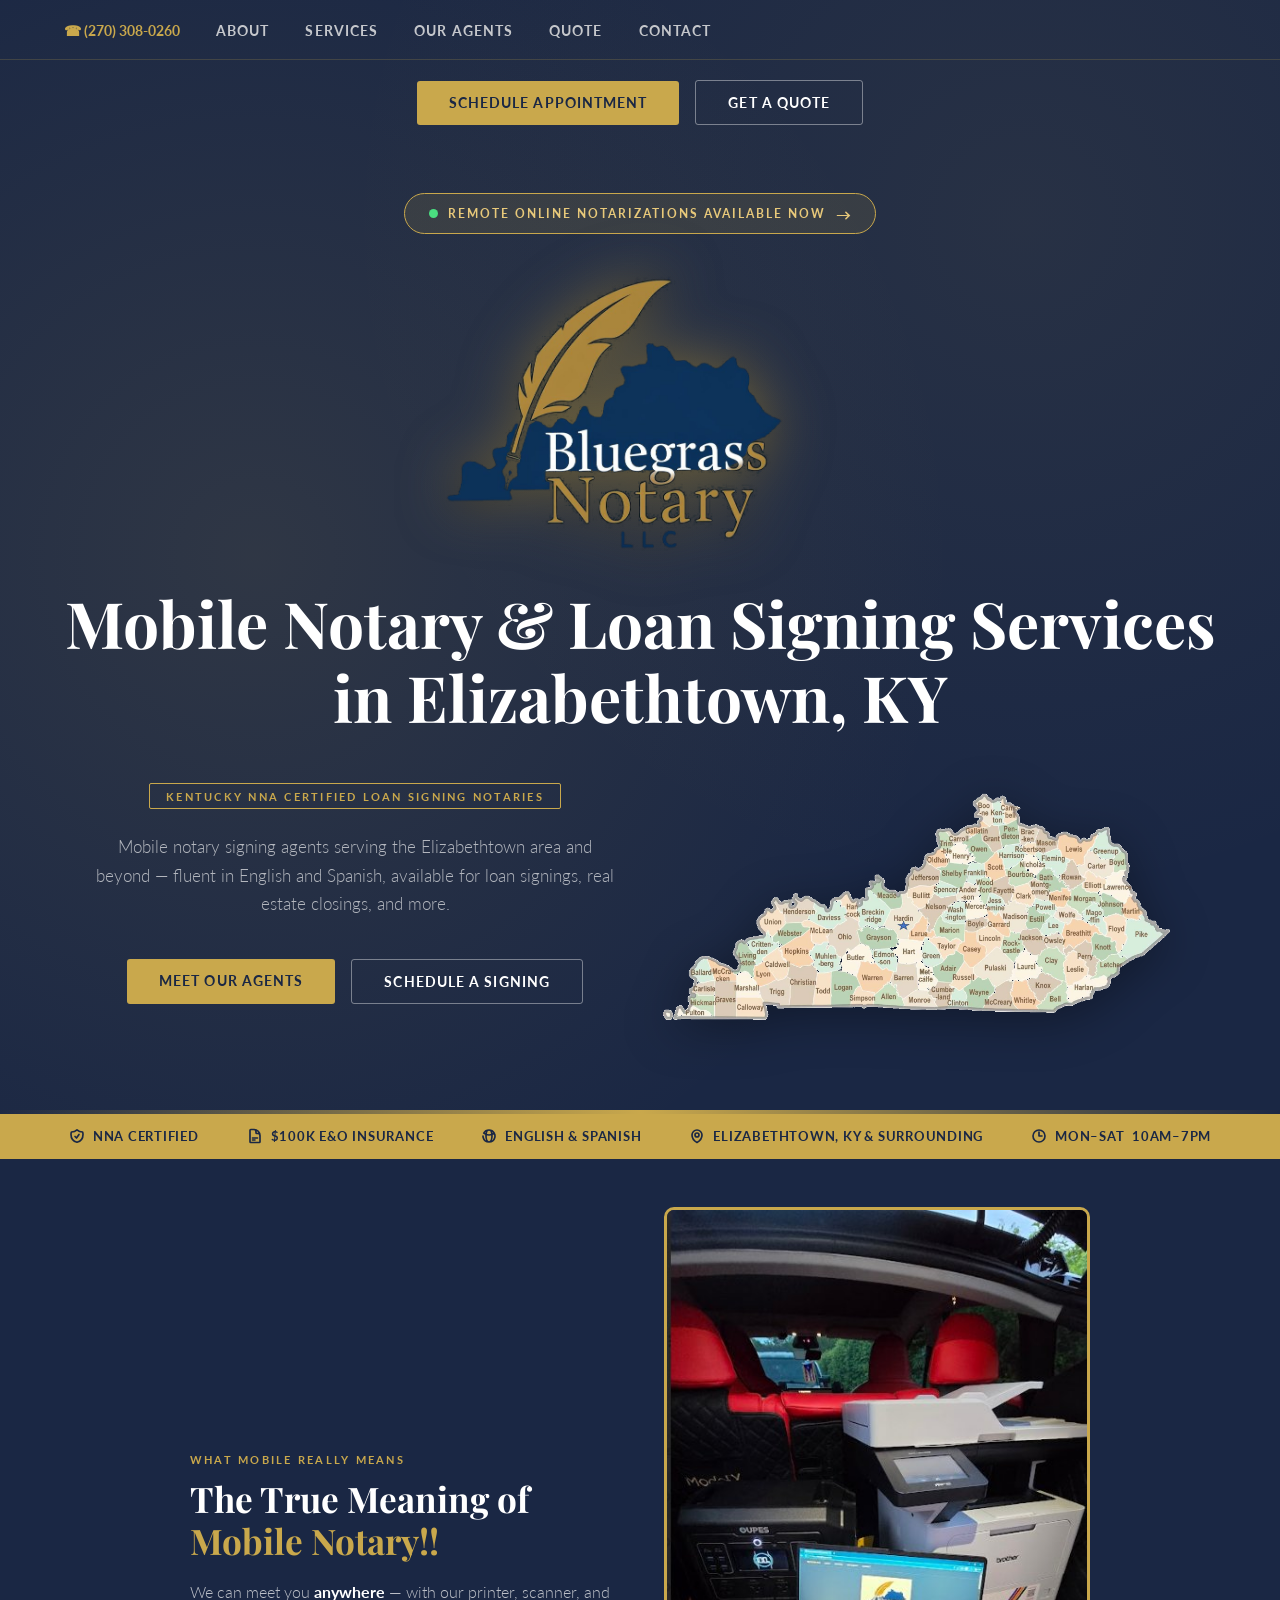
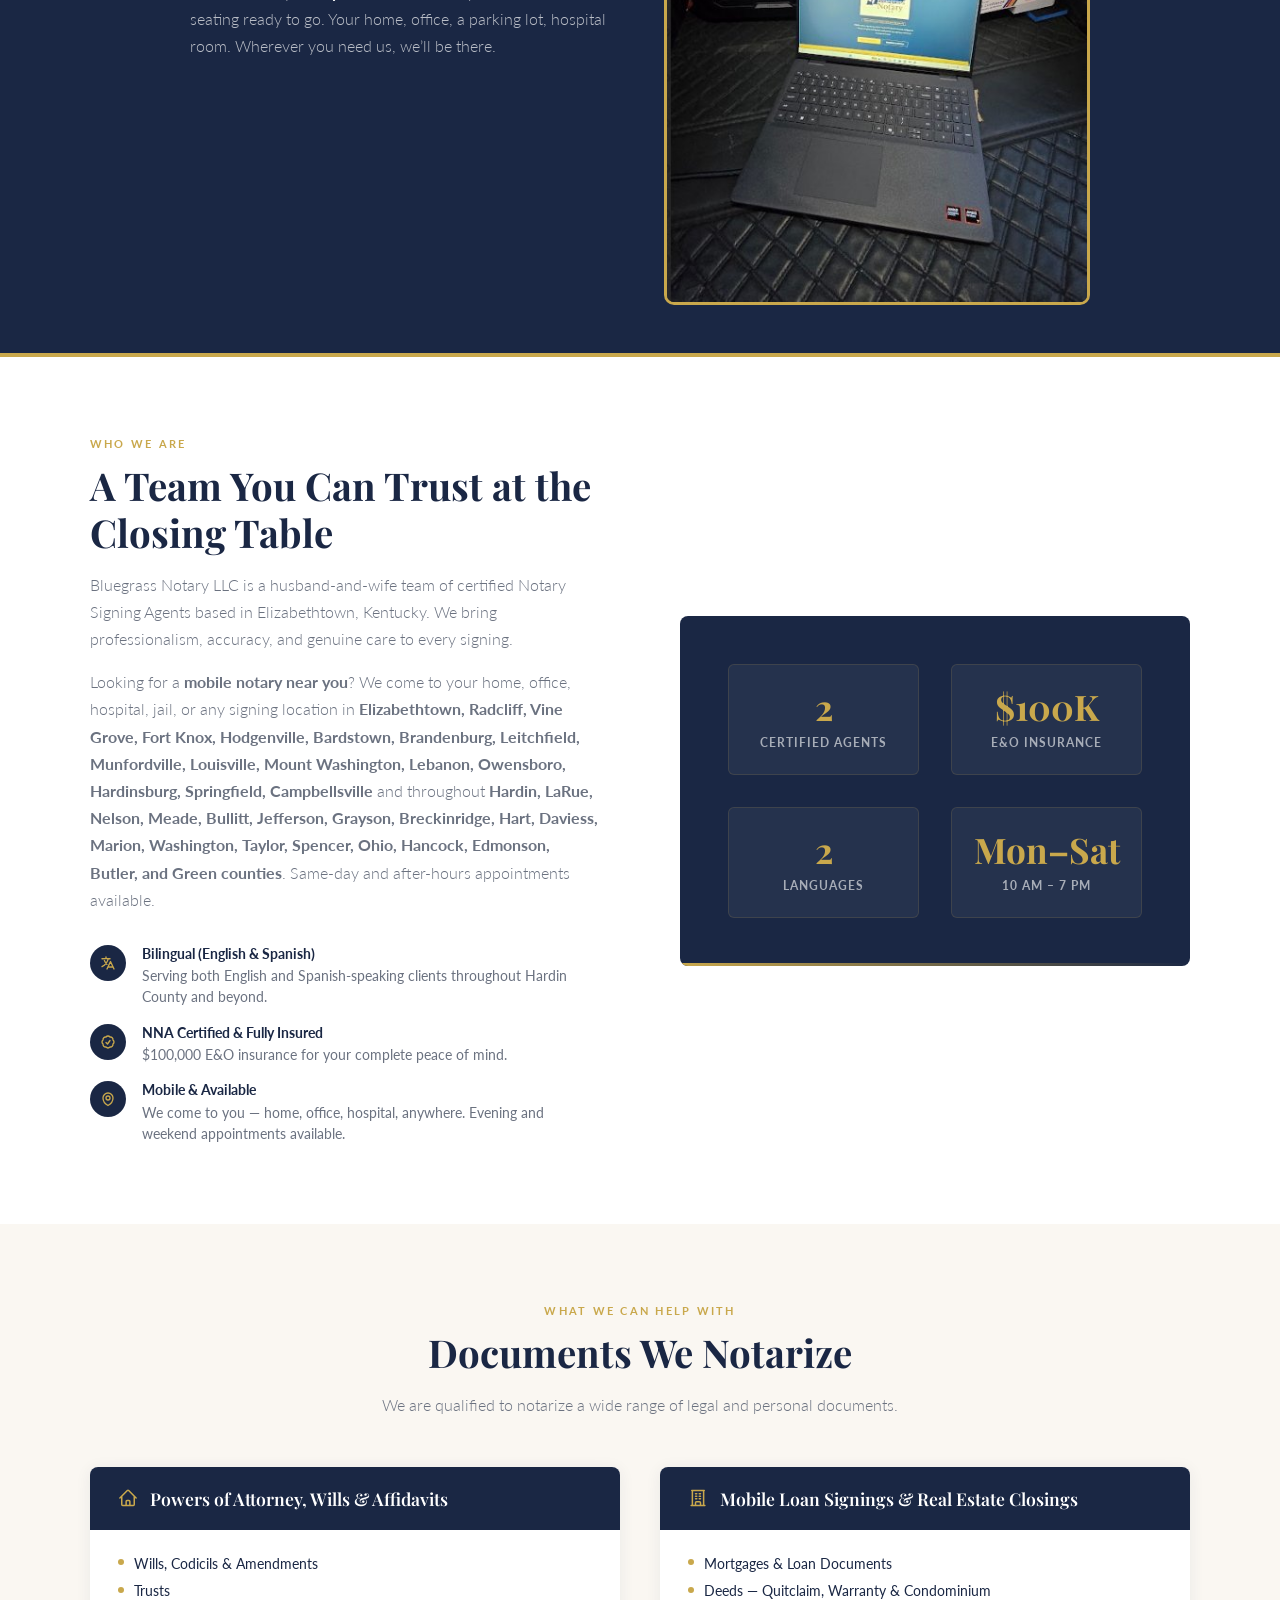
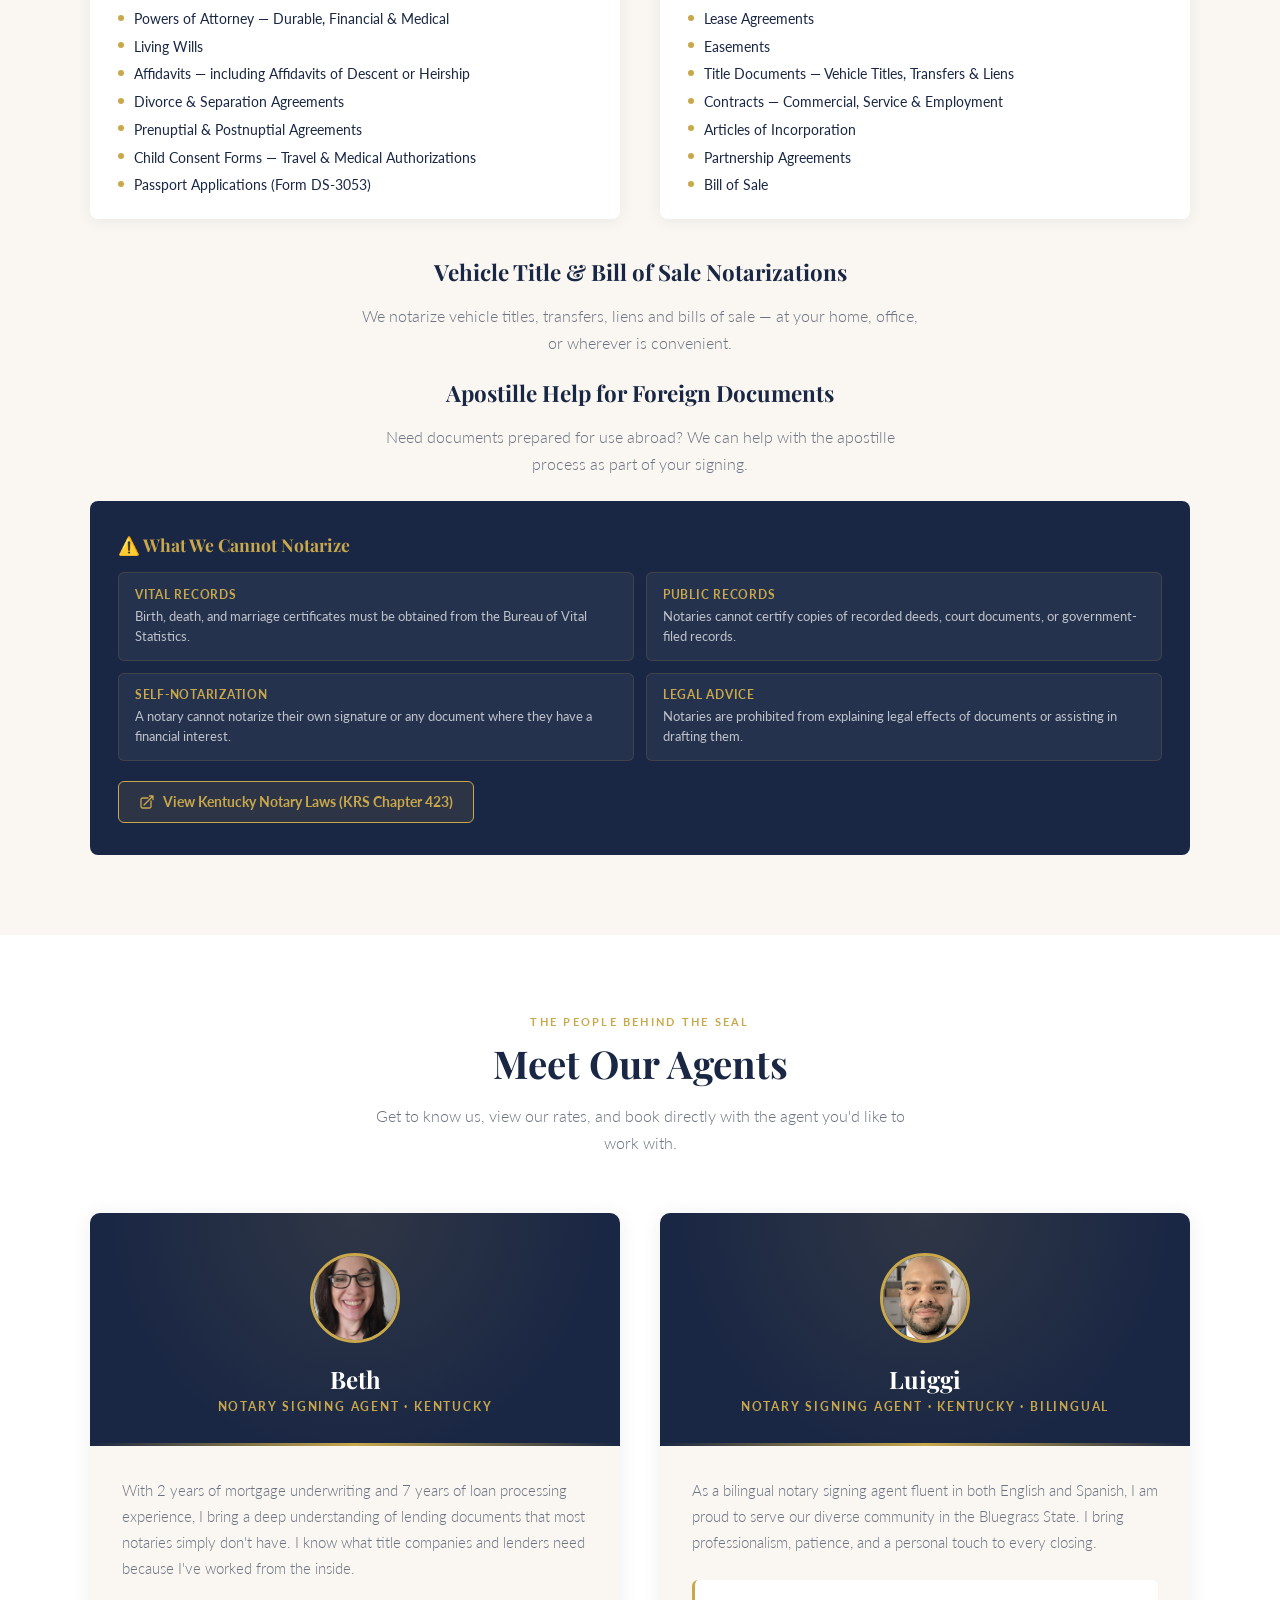
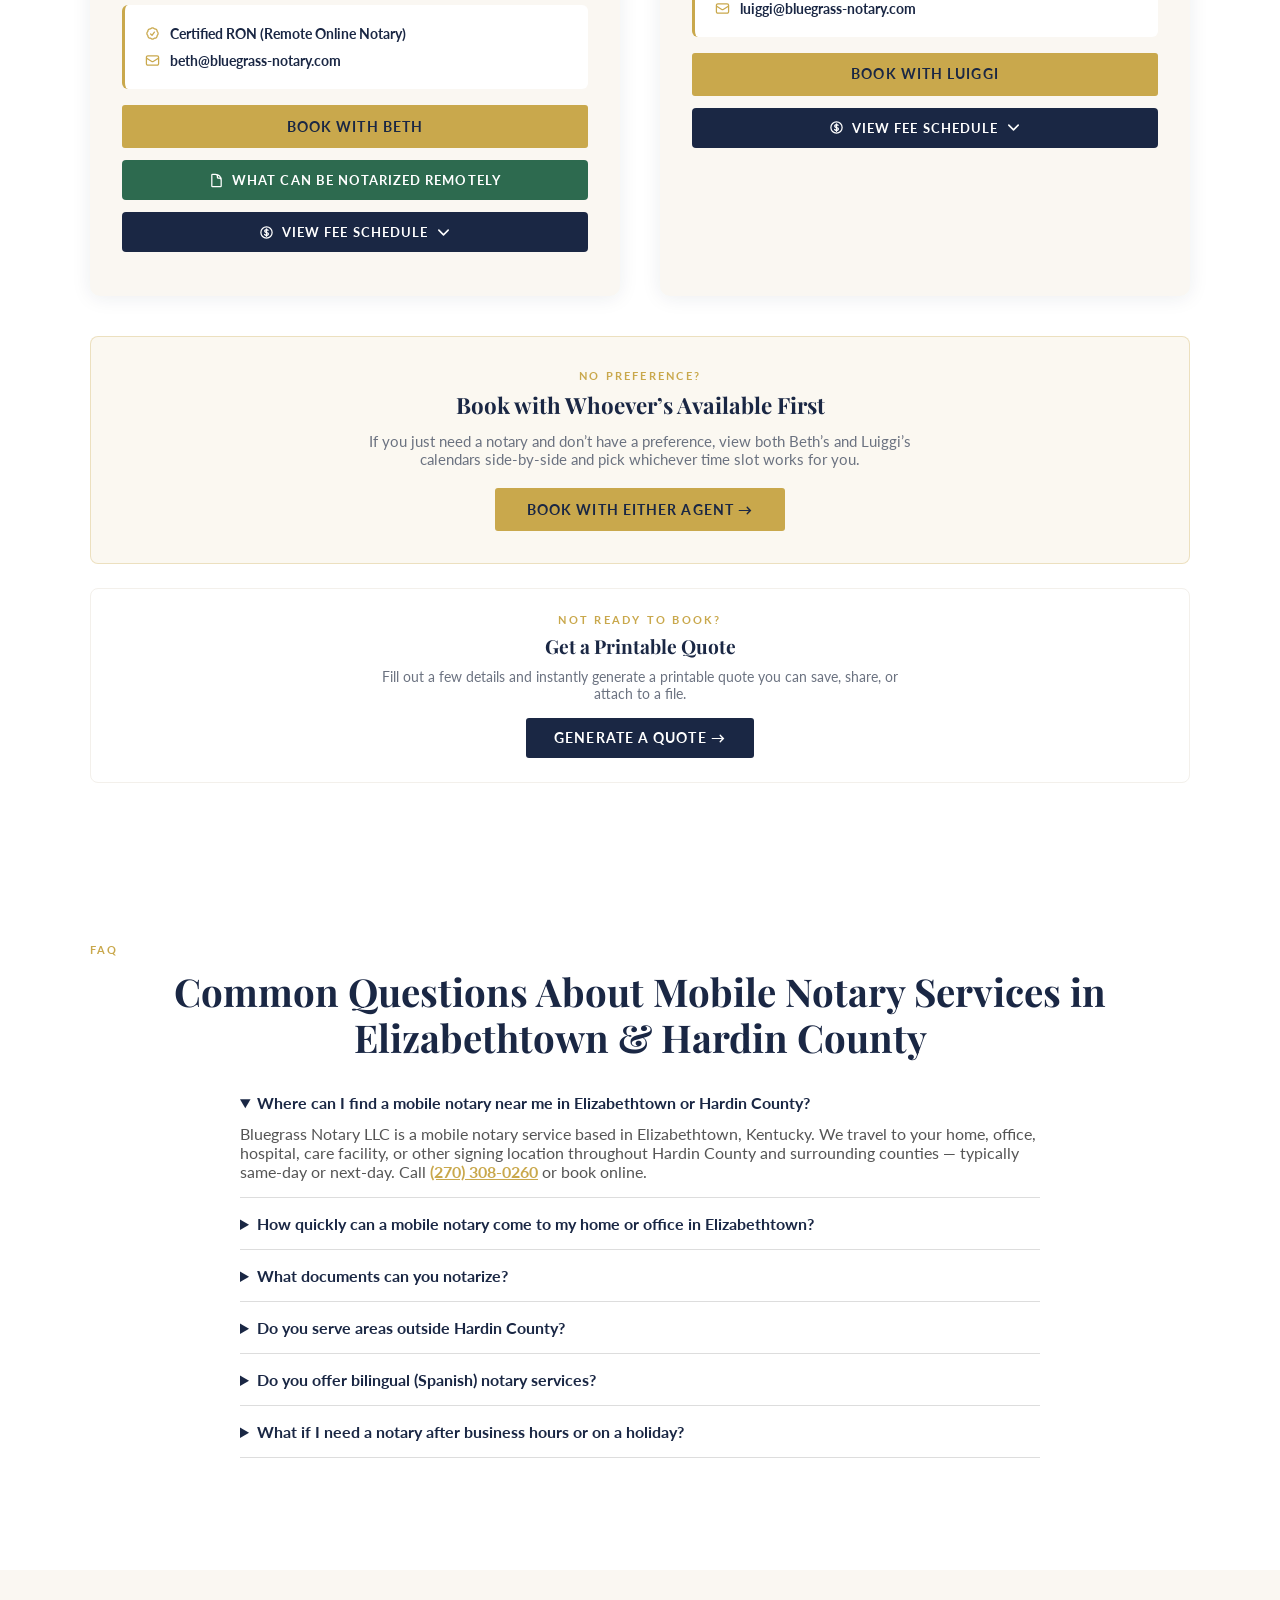
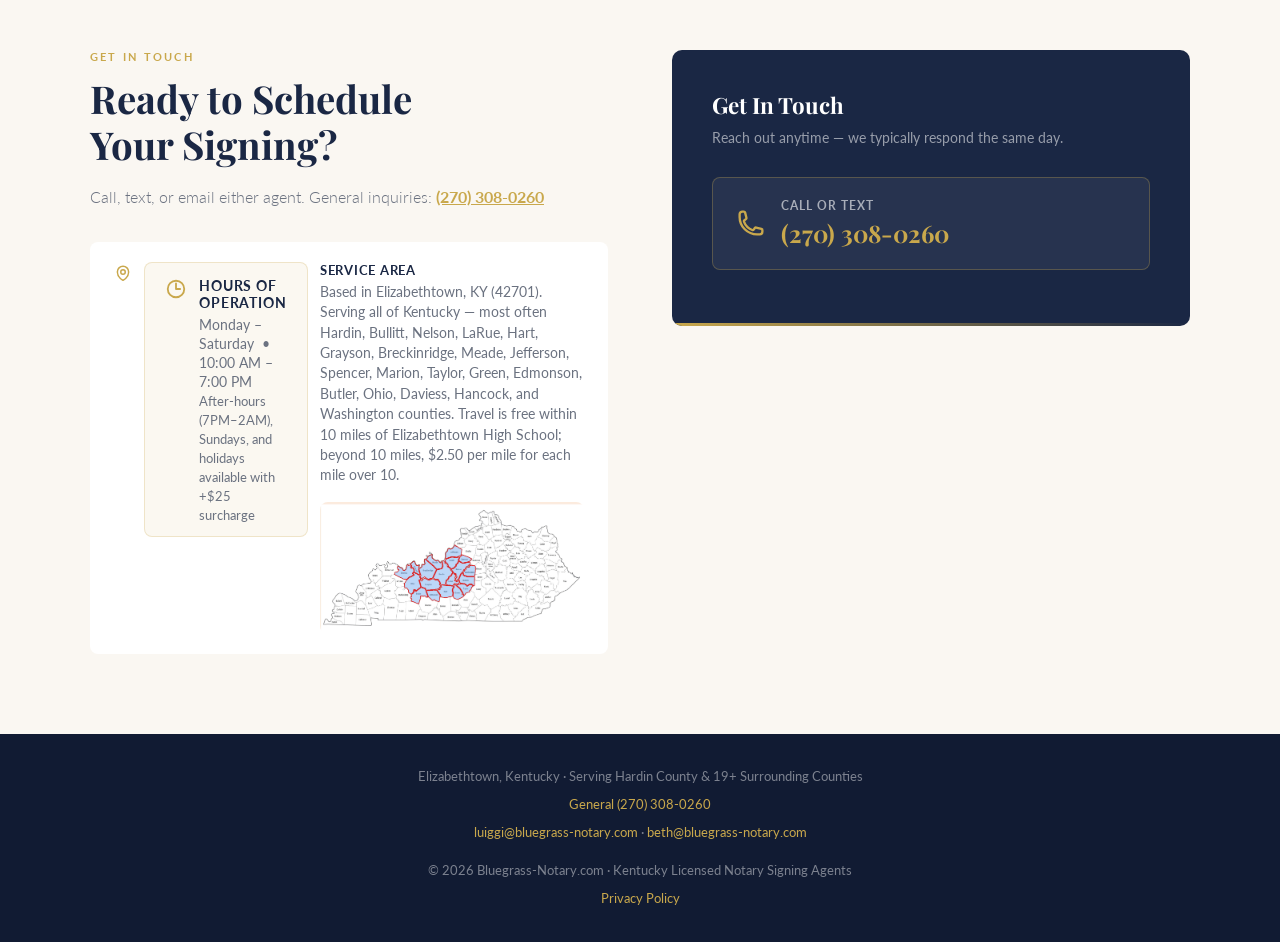
<file: index.html>
<!DOCTYPE html>
<html lang="en">
<head>
    <meta name="google-site-verification" content="XeEhsdatoTY98LY-QlXyszICO2iUq7lArSpRQFUQhY8" />
<meta charset="UTF-8"/>
<meta name="viewport" content="width=device-width, initial-scale=1.0"/>
<title>Mobile Notary &amp; Loan Signing Agent | Elizabethtown KY | Bluegrass Notary LLC</title>
<meta name="description" content="Mobile notary &amp; loan signing agent in Elizabethtown, Fort Knox &amp; Hardin County, KY. Car titles, POA, wills, apostille help. Bilingual, NNA certified, same-day."/>
<meta name="robots" content="index, follow"/>
<meta property="og:title" content="Bluegrass Notary LLC | Kentucky Mobile Notary - Hardin and Surrounding Counties"/>
<meta property="og:description" content="Mobile notary &amp; loan signing agent in Elizabethtown, Fort Knox &amp; Hardin County, KY. Car titles, POA, wills, apostille help. Bilingual, NNA certified, same-day."/>
<meta property="og:site_name" content="Bluegrass Notary LLC"/>
<meta property="og:type" content="website"/>
<meta property="og:url" content="https://bluegrass-notary.com"/>
<meta name="twitter:title" content="Bluegrass Notary LLC | Kentucky Mobile Notary - Hardin and Surrounding Counties"/>
<meta name="twitter:description" content="Mobile notary &amp; loan signing agent in Elizabethtown, Fort Knox &amp; Hardin County, KY. Car titles, POA, wills, apostille help. Bilingual, NNA certified, same-day."/>
<link rel="canonical" href="https://bluegrass-notary.com"/>
<link href="https://fonts.googleapis.com/css2?family=Playfair+Display:wght@400;600;700&family=Lato:wght@300;400;700&display=swap" rel="stylesheet"/>
<link rel="stylesheet" href="styles.css"/>
<script type="application/ld+json">
{
  "@context": "https://schema.org",
  "@type": ["LocalBusiness","NotaryPublic","ProfessionalService","LegalService"],
  "@id": "https://bluegrass-notary.com#business",
  "name": "Bluegrass Notary LLC",
  "alternateName": ["Bluegrass Mobile Notary","Mobile Notary Elizabethtown KY"],
  "url": "https://bluegrass-notary.com",
  "telephone": "+1-270-308-0260",
  "email": "beth@bluegrass-notary.com",
  "description": "Certified mobile notary signing agents serving Elizabethtown, Hardin County, and surrounding Kentucky areas. Bilingual English & Spanish. NNA certified, $100K E&O insured. We travel to your home, office, hospital, or signing location — same-day appointments available.",
  "slogan": "Kentucky's bilingual mobile notary — we come to you",
  "address": {
    "@type": "PostalAddress",
    "addressLocality": "Elizabethtown",
    "addressRegion": "KY",
    "postalCode": "42701",
    "addressCountry": "US"
  },
  "geo": {
    "@type": "GeoCoordinates",
    "latitude": 37.7045897,
    "longitude": -85.8527080
  },
  "areaServed": [
    {"@type":"City","name":"Elizabethtown, KY"},
    {"@type":"City","name":"Radcliff, KY"},
    {"@type":"City","name":"Vine Grove, KY"},
    {"@type":"City","name":"Fort Knox, KY"},
    {"@type":"City","name":"Hodgenville, KY"},
    {"@type":"City","name":"Bardstown, KY"},
    {"@type":"City","name":"Brandenburg, KY"},
    {"@type":"City","name":"Leitchfield, KY"},
    {"@type":"City","name":"Munfordville, KY"},
    {"@type":"City","name":"Louisville, KY"},
    {"@type":"City","name":"Mount Washington, KY"},
    {"@type":"City","name":"Lebanon, KY"},
    {"@type":"City","name":"Owensboro, KY"},
    {"@type":"City","name":"Hardinsburg, KY"},
    {"@type":"City","name":"Springfield, KY"},
    {"@type":"City","name":"Campbellsville, KY"},
    {"@type":"AdministrativeArea","name":"Hardin County, Kentucky"},
    {"@type":"AdministrativeArea","name":"LaRue County, Kentucky"},
    {"@type":"AdministrativeArea","name":"Nelson County, Kentucky"},
    {"@type":"AdministrativeArea","name":"Meade County, Kentucky"},
    {"@type":"AdministrativeArea","name":"Bullitt County, Kentucky"},
    {"@type":"AdministrativeArea","name":"Jefferson County, Kentucky"},
    {"@type":"AdministrativeArea","name":"Grayson County, Kentucky"},
    {"@type":"AdministrativeArea","name":"Breckinridge County, Kentucky"}
  ],
  "openingHoursSpecification": [
    {"@type":"OpeningHoursSpecification","dayOfWeek":["Monday","Tuesday","Wednesday","Thursday","Friday","Saturday"],"opens":"10:00","closes":"19:00"}
  ],
  "openingHours": ["Mo-Sa 10:00-19:00"],
  "priceRange": "$$",
  "currenciesAccepted": "USD",
  "paymentAccepted": "Credit Card, Zelle",
  "knowsLanguage": ["English","Spanish"],
  "serviceType": "Mobile Notary Public, Notary Signing Agent, Loan Signing, Power of Attorney, Reverse Mortgage Notary",
  "hasOfferCatalog": {
    "@type": "OfferCatalog",
    "name": "Mobile Notary Services",
    "itemListElement": [
      {"@type":"Offer","itemOffered":{"@type":"Service","name":"Mobile Notary Public — we come to you","areaServed":"Elizabethtown, KY and surrounding counties"}},
      {"@type":"Offer","itemOffered":{"@type":"Service","name":"Loan Signing Agent (refinances, purchases, HELOCs)"}},
      {"@type":"Offer","itemOffered":{"@type":"Service","name":"Reverse Mortgage Notarization"}},
      {"@type":"Offer","itemOffered":{"@type":"Service","name":"Real Estate Closings"}},
      {"@type":"Offer","itemOffered":{"@type":"Service","name":"Power of Attorney (POA) Notarization"}},
      {"@type":"Offer","itemOffered":{"@type":"Service","name":"Wills, Trusts, and Estate Document Notarization"}},
      {"@type":"Offer","itemOffered":{"@type":"Service","name":"Bilingual (Spanish) Notary Services"}},
      {"@type":"Offer","itemOffered":{"@type":"Service","name":"After-Hours and Weekend Notary Appointments"}},
      {"@type":"Offer","itemOffered":{"@type":"Service","name":"Hospital, Jail, and Care-Facility Notary Visits"}}
    ]
  },
  "sameAs": [
    "https://www.google.com/search?q=Bluegrass+Notary+LLC+Elizabethtown+KY"
  ]
}
</script>
<script type="application/ld+json">
{
  "@context": "https://schema.org",
  "@type": "FAQPage",
  "mainEntity": [
    {"@type":"Question","name":"Where can I find a mobile notary near me in Elizabethtown or Hardin County?","acceptedAnswer":{"@type":"Answer","text":"Bluegrass Notary LLC is a mobile notary service based in Elizabethtown, Kentucky. We travel to your home, office, hospital, care facility, or other signing location throughout Hardin County and surrounding counties — typically same-day or next-day. Call (270) 308-0260 or book online."}},
    {"@type":"Question","name":"How quickly can a mobile notary come to my home or office in Elizabethtown?","acceptedAnswer":{"@type":"Answer","text":"Same-day and next-day appointments are usually available throughout Hardin County. Call or book online — we'll confirm within minutes."}},
    {"@type":"Question","name":"What documents can you notarize?","acceptedAnswer":{"@type":"Answer","text":"We handle loan signings, real estate closings, reverse mortgages, powers of attorney, wills, trusts, affidavits, vehicle titles, and most other general notarizations. If you're unsure whether we can help, just ask."}},
    {"@type":"Question","name":"Do you serve areas outside Hardin County?","acceptedAnswer":{"@type":"Answer","text":"Yes — we serve all of Kentucky, with no distance limit. We travel most frequently to Bullitt, Nelson, LaRue, Hart, Grayson, Breckinridge, Meade, Jefferson, Spencer, Marion, Taylor, Green, Edmonson, Butler, Ohio, Daviess, Hancock, and Washington counties. Travel is free within 10 miles of Elizabethtown High School; beyond 10 miles, $2.50 per mile for each mile over 10."}},
    {"@type":"Question","name":"Do you offer bilingual (Spanish) notary services?","acceptedAnswer":{"@type":"Answer","text":"Yes. Luiggi is fully fluent in Spanish and can assist Spanish-speaking clients throughout the signing process — explaining documents clearly in their preferred language."}},
    {"@type":"Question","name":"What if I need a notary after business hours or on a holiday?","acceptedAnswer":{"@type":"Answer","text":"We're available for appointments between 7:00 PM and 2:00 AM, on Sundays, and on federal holidays for a flat $25.00 surcharge."}}
  ]
}
</script>
</head>
<body>
<div id="canceledBanner" style="display:none;background:#fff3cd;border-bottom:2px solid #c9a84c;padding:1rem 1.5rem;text-align:center;color:#856404;font-weight:700;font-size:.95rem;">
  Your payment was canceled. Your booking has not been confirmed. To finish, please click "Schedule a Signing" below and try again, or call <a href="tel:2703080260" style="color:#856404;text-decoration:underline;">(270) 308-0260</a>.
  <button onclick="document.getElementById('canceledBanner').style.display='none';" style="margin-left:1rem;background:transparent;border:1px solid #856404;color:#856404;padding:.25rem .75rem;border-radius:4px;cursor:pointer;font-weight:700;">Dismiss</button>
</div>
<script>
  if (location.search.indexOf('canceled=1') !== -1) {
    document.getElementById('canceledBanner').style.display = 'block';
  }
</script>


<!-- ===== BOOKING MODAL ===== -->
<div class="overlay" id="bOverlay">
<div class="modal" id="bModal">
<div class="mhdr">
  <h2>Book a Notary Signing</h2>
  <p id="bAgentLabel">Select your agent</p>
  <button class="mclose" id="bClose">&times;</button>
</div>
<div class="mbody">
  <div class="prog" id="bProg"></div>

  <!-- TITLE CO PROMO GATE (shown first) -->
  <div class="step active" id="sPromo">
    <div class="step-title">Booking Type</div>
    <p style="font-size:.9rem;color:var(--gray);margin-bottom:1rem;">Do you have a promo code?</p>
    <div id="sPromoOptions">
      <div class="ro" id="ro-promo-yes">
        <span class="ro-dot"></span>
        <span>
          <span class="ro-label">Yes &mdash; I have a promo code</span>
          <span class="ro-sub">Title company / partner &mdash; fees pre-negotiated</span>
        </span>
      </div>
      <div class="ro" id="ro-promo-no">
        <span class="ro-dot"></span>
        <span>
          <span class="ro-label">No &mdash; Standard booking</span>
          <span class="ro-sub">Continue to the standard 8-step booking</span>
        </span>
      </div>
    </div>
    <div id="sPromoCodeField" style="display:none;margin-top:1rem;">
      <label class="bl">Enter promo code <span style="color:#e53e3e;">*</span></label>
      <input class="bi" type="text" id="sPromoInput" placeholder="Enter your code" style="text-transform:uppercase;" />
      <div id="sPromoMsg" style="font-size:.82rem;margin-top:.4rem;min-height:1.2rem;"></div>
    </div>
    <div class="snav"><button class="btn btn-gold" id="sPromoNext">Next &rarr;</button></div>
  </div>

  <!-- TITLE CO QUICK FORM -->
  <div class="step" id="sTitle">
    <div class="step-title">Title Company Quick Booking</div>
    <p style="font-size:.88rem;color:var(--gray);margin-bottom:1rem;">Fees are pre-negotiated based on the signing location.</p>

    <div class="bg">
      <label class="bl">Where will the signing take place? <span style="color:#e53e3e;">*</span></label>
      <div class="ro" id="ro-loc-office">
        <span class="ro-dot"></span>
        <span>
          <span class="ro-label">In our office (Hardin County)</span>
          <span class="ro-sub">$75 in-office closing</span>
        </span>
      </div>
      <div class="ro" id="ro-loc-mobile">
        <span class="ro-dot"></span>
        <span>
          <span class="ro-label">Mobile / Other location</span>
          <span class="ro-sub">Notary travels to a location you specify &mdash; fee depends on county</span>
        </span>
      </div>
    </div>

    <div id="tOfficeFields" style="display:none;">
      <div class="bg">
        <label class="bl">Title company / office name</label>
        <input class="bi" type="text" id="tOfficeName" placeholder="(optional) e.g., ABC Title Co" />
      </div>
    </div>

    <div id="tMobileFields" style="display:none;">
      <div class="bg">
        <label class="bl">Signing address <span style="color:#e53e3e;">*</span></label>
        <input class="bi" type="text" id="tAddr" placeholder="123 Main St, City, KY 12345" />
      </div>
      <div class="bg">
        <label class="bl">County (Kentucky) <span style="color:#e53e3e;">*</span></label>
        <select class="bsel" id="tCounty">
          <option value="">-- Select county --</option>
          <option value="Hardin">Hardin</option>
          <option value="Jefferson">Jefferson</option>
          <option value="Bullitt">Bullitt</option>
          <option value="Nelson">Nelson</option>
          <option value="LaRue">LaRue</option>
          <option value="Hart">Hart</option>
          <option value="Grayson">Grayson</option>
          <option value="Breckinridge">Breckinridge</option>
          <option value="Meade">Meade</option>
          <option value="Hancock">Hancock</option>
          <option value="Daviess">Daviess</option>
          <option value="Ohio">Ohio</option>
          <option value="Butler">Butler</option>
          <option value="Green">Green</option>
          <option value="Taylor">Taylor</option>
          <option value="Marion">Marion</option>
          <option value="Washington">Washington</option>
          <option value="Spencer">Spencer</option>
        </select>
      </div>
    </div>

    <div class="bg">
      <label class="bl">Names of all signers <span style="color:#e53e3e;">*</span></label>
      <textarea class="bta" id="tSigners" placeholder="One name per line"></textarea>
    </div>
    <div class="bg">
      <label class="bl">Date of signing <span style="color:#e53e3e;">*</span></label>
      <input class="bi" type="date" id="tDate" />
    </div>
    <div class="bg">
      <label class="bl">Phone or email of person booking <span style="color:#e53e3e;">*</span></label>
      <input class="bi" type="text" id="tContact" placeholder="(000) 000-0000 or you@titleco.com" />
    </div>

    <div id="tFeePreview" style="display:none;margin:1rem 0;padding:.85rem 1rem;background:rgba(45,106,79,.1);border:1px solid var(--green);border-radius:6px;font-size:.95rem;color:var(--navy);font-weight:700;text-align:center;"></div>

    <div class="snav">
      <button class="btn btn-navy" id="tBack">&larr; Back</button>
      <button class="btn btn-gold" id="tNext">Pick Time Slot &rarr;</button>
    </div>
  </div>

  <!-- TITLE CO CALENDAR SLOT -->
  <div class="step" id="sTitleCal">
    <div class="step-title">Pick a Time Slot</div>
    <p style="font-size:.88rem;color:var(--gray);margin-bottom:1rem;">Pick an available time on <strong id="tCalDate"></strong>. Once selected, your booking is confirmed and added to our calendar.</p>
    <div id="tCalEmbed"></div>
    <div class="snav" style="margin-top:1rem;"><button class="btn btn-navy" id="tCalBack">&larr; Back</button></div>
  </div>

  <!-- STEP 1: Type of notarization -->
  <div class="step" id="s1">
    <div class="step-title">Step <span>1 of 8</span> &mdash; Type of Notarization</div>
    <p style="font-size:.9rem;color:var(--gray);margin-bottom:1rem;">Select the type of notarization.</p>
    <div id="s1options">
      <div class="ro s1opt" data-fee="40" data-label="Car Title"><span class="ro-dot"></span><span class="ro-label">Car Title</span><span class="ro-price">$40.00</span></div>
      <div class="ro s1opt" data-fee="80" data-label="Seller Package"><span class="ro-dot"></span><span class="ro-label">Seller Package</span><span class="ro-price">$80.00</span></div>
      <div class="ro s1opt" data-fee="100" data-label="Full Purchase"><span class="ro-dot"></span><span class="ro-label">Full Purchase</span><span class="ro-price">$100.00</span></div>
      <div class="ro s1opt" data-fee="275" data-label="Reverse Mtg."><span class="ro-dot"></span><span class="ro-label">Reverse Mtg.</span><span class="ro-price">$275.00</span></div>
      <div class="ro s1opt" data-fee="150" data-label="Loan Application"><span class="ro-dot"></span><span class="ro-label">Loan Application</span><span class="ro-price">$150.00</span></div>
      <div class="ro s1opt" data-fee="75" data-label="Cash Deal Mortgage Closings"><span class="ro-dot"></span><span class="ro-label">Cash Deal Mortgage Closings</span><span class="ro-price">$75.00</span></div>
      <div class="ro s1opt" data-fee="70" data-label="Divorce / General Legal Documents / Power of Attorney, Affidavits, Wills"><span class="ro-dot"></span><span class="ro-label">Divorce / General Legal Documents / Power of Attorney, Affidavits, Wills</span><span class="ro-price">$70.00</span></div>
    </div>
    <div class="snav"><button class="btn btn-gold" id="s1next">Next &rarr;</button></div>
  </div>

  <!-- STEP 2: Add-on services -->
  <div class="step" id="s2">
    <div class="step-title">Step <span>2 of 8</span> &mdash; Add-Ons</div>
    <p style="font-size:.9rem;color:var(--gray);margin-bottom:1rem;">Optional add-ons &mdash; select any that apply.</p>
    <label class="co" id="co-edocs">
      <input type="checkbox" id="needsEdocs" />
      <span><span class="co-label">Extra for EDOCS</span></span>
      <span class="co-price">+$10</span>
    </label>
    <label class="co" id="co-notary-print">
      <input type="checkbox" id="needsNotaryPrint" />
      <span><span class="co-label">Notary to Print</span><span class="co-sub">Please email documents to beth&#64;bluegrass-notary.com</span></span>
      <span class="co-price">+$10</span>
    </label>
    <label class="co" id="co-apostille">
      <input type="checkbox" id="needsApostille" />
      <span><span class="co-label">Apostille Needed for Foreign Documents</span></span>
      <span class="co-price">+$60</span>
    </label>
    <label class="co" id="co-scans">
      <input type="checkbox" id="needsScans" />
      <span><span class="co-label">Scans / Fax Backs / Customer Copies / Re-Prints</span></span>
      <span class="co-price">+$25</span>
    </label>
    <div class="snav">
      <button class="btn btn-navy" id="s2back">&larr; Back</button>
      <button class="btn btn-gold" id="s2next">Next &rarr;</button>
    </div>
  </div>

  <!-- STEP 3: Double-sided copy (notary prints only) -->
  <div class="step" id="s3">
    <div class="step-title">Step <span>3 of 8</span> &mdash; Double-Sided Copy</div>
    <p style="font-size:.9rem;color:var(--gray);margin-bottom:1rem;">Would you like us to leave a complimentary double-sided copy with the signer?</p>
    <label class="co" id="co-dbl">
      <input type="checkbox" id="wantsDbl" />
      <span>
        <span class="co-label">Yes &mdash; leave a double-sided copy with the signer</span>
        <span class="co-sub">Printed copy of the full package</span>
      </span>
      <span class="co-price">Free</span>
    </label>
    <div class="snav">
      <button class="btn btn-navy" id="s3back">&larr; Back</button>
      <button class="btn btn-gold" id="s3next">Next &rarr;</button>
    </div>
  </div>

  <!-- STEP 4: Date & Time -->
  <div class="step" id="s4">
    <div class="step-title">Step <span>4 of 8</span> &mdash; Preferred Date &amp; Time</div>
    <p style="font-size:.88rem;color:var(--gray);margin-bottom:1rem;">Business hours are <strong>10:00 AM &ndash; 7:00 PM, Monday through Saturday</strong>. Appointments between <strong>7:00 PM and 2:00 AM</strong>, on <strong>Sundays</strong>, or on <strong>federal holidays</strong> carry a flat surcharge of <strong style="color:var(--gold);">+$25</strong>.</p>
    <div class="bg">
      <label class="bl">Date</label>
      <input class="bi" type="date" id="prefDate" />
    </div>
    <div class="bg">
      <label class="bl">Time</label>
      <input class="bi" type="time" id="prefTime" />
    </div>
    <div id="ahAlert" style="display:none;" class="ah-alert">
      <strong>&#9200; After-Hours / Holiday / Sunday Selected</strong>
      An additional $25 surcharge applies.
    </div>
    <div id="s4display" style="display:none;margin-top:.5rem;padding:.85rem 1rem;background:rgba(201,168,76,.1);border:1px solid var(--gold);border-radius:6px;font-size:.88rem;color:var(--navy);font-weight:700;"></div>
    <div class="snav">
      <button class="btn btn-navy" id="s4back">&larr; Back</button>
      <button class="btn btn-gold" id="s4next">Next &rarr;</button>
    </div>
  </div>

  <!-- STEP 5: Details & Location -->
  <div class="step" id="s5">
    <div class="step-title">Step <span>5 of 8</span> &mdash; Details &amp; Location</div>

    <div class="bg"><label class="bl">Your Full Name <span style="color:#e53e3e;">*</span></label>
      <input class="bi" type="text" id="custName" placeholder="Full name" /></div>
    <div class="bg"><label class="bl">Your Email <span style="color:#e53e3e;">*</span></label>
      <input class="bi" type="email" id="custEmail" placeholder="email@example.com" /></div>
    <div class="bg"><label class="bl">Your Phone <span style="color:#e53e3e;">*</span></label>
      <input class="bi" type="tel" id="custPhone" placeholder="(000) 000-0000" /></div>

    <div class="bg">
      <label class="bl">Witnesses needed? ($50.00 each)</label>
      <select class="bsel" id="witnessCount">
        <option value="0" selected>0 &mdash; No witness needed</option>
        <option value="1">1 witness (+$50.00)</option>
        <option value="2">2 witnesses (+$100.00)</option>
        <option value="3">3 witnesses (+$150.00)</option>
      </select>
    </div>

    <div class="bg">
      <label class="bl">Number of signers (up to 2 included; each additional adds $25)</label>
      <div class="signer-grid" id="signerGrid">
        <div class="signer-btn sel" data-n="1"><span class="signer-num">1</span><span class="signer-lbl">Signer</span><span class="signer-fee">Included</span></div>
        <div class="signer-btn sel" data-n="2"><span class="signer-num">2</span><span class="signer-lbl">Signers</span><span class="signer-fee">Included</span></div>
        <div class="signer-btn" data-n="3"><span class="signer-num">3</span><span class="signer-lbl">Signers</span><span class="signer-fee">+$25</span></div>
        <div class="signer-btn" data-n="4"><span class="signer-num">4</span><span class="signer-lbl">Signers</span><span class="signer-fee">+$50</span></div>
        <div class="signer-btn" data-n="5"><span class="signer-num">5</span><span class="signer-lbl">Signers</span><span class="signer-fee">+$75</span></div>
        <div class="signer-btn" data-n="6"><span class="signer-num">6</span><span class="signer-lbl">Signers</span><span class="signer-fee">+$100</span></div>
      </div>
    </div>

    <div class="bg">
      <label class="bl">Table &amp; chairs?</label>
      <label class="co" id="co-table">
        <input type="checkbox" id="needsTable" />
        <span><span class="co-label">Yes &mdash; notary to provide table &amp; chairs</span></span>
        <span class="co-price">Free</span>
      </label>
    </div>

    <div class="bg">
      <label class="bl">Do you have a quiet place to meet for at least 1 hour?</label>
      <div class="ro" id="ro-quiet-yes"><span class="ro-dot"></span><span class="ro-label">Yes, I have a suitable location</span></div>
      <div class="ro" id="ro-quiet-no"><span class="ro-dot"></span><span><span class="ro-label">No &mdash; I need help finding a location</span><span class="ro-sub">We will note this on your reservation</span></span></div>
    </div>

    <div class="bg">
      <label class="bl">Signing Address <span style="color:#e53e3e;">*</span></label>
      <div style="display:grid;grid-template-columns:90px 1fr;gap:.5rem;margin-bottom:.5rem;">
        <input class="bi" type="text" id="sigStreetNum" placeholder="123" inputmode="numeric" autocomplete="off" />
        <input class="bi" type="text" id="sigStreetName" placeholder="Street name" autocomplete="off" />
      </div>
      <input class="bi" type="text" id="sigCity" placeholder="City" autocomplete="address-level2" style="margin-bottom:.5rem;" />
      <div style="display:grid;grid-template-columns:1fr 1fr;gap:.5rem;">
        <select class="bsel" id="sigState"></select>
        <input class="bi" type="text" id="sigZip" placeholder="ZIP" maxlength="10" inputmode="numeric" autocomplete="postal-code" />
      </div>
      <button type="button" class="btn btn-navy" id="calcMilesBtn" style="margin-top:.75rem;padding:.6rem 1rem;font-size:.78rem;">Calculate Travel Fee</button>
      <div id="mileageResult" style="margin-top:.5rem;min-height:1.2rem;"></div>
      <div style="font-size:.78rem;color:var(--gray);margin-top:.4rem;padding:.6rem .75rem;background:rgba(201,168,76,.08);border-radius:6px;">Free within 10 miles of Elizabethtown High School; $2.50/mile for each mile over 10.</div>
    </div>

    <div class="bg">
      <label class="bl">County <span style="color:#e53e3e;">*</span></label>
      <select class="bsel" id="sigCounty">
        <option value="">-- Select your county --</option>
        <optgroup label="Core Service Area">
          <option value="Hardin">Hardin</option>
          <option value="Breckinridge">Breckinridge</option>
          <option value="Bullitt">Bullitt</option>
          <option value="Butler">Butler</option>
          <option value="Daviess">Daviess</option>
          <option value="Edmonson">Edmonson</option>
          <option value="Grayson">Grayson</option>
          <option value="Green">Green</option>
          <option value="Hancock">Hancock</option>
          <option value="Hart">Hart</option>
          <option value="Jefferson">Jefferson</option>
          <option value="LaRue">LaRue</option>
          <option value="Marion">Marion</option>
          <option value="Meade">Meade</option>
          <option value="Nelson">Nelson</option>
          <option value="Ohio">Ohio</option>
          <option value="Spencer">Spencer</option>
          <option value="Taylor">Taylor</option>
          <option value="Washington">Washington</option>
        </optgroup>
        <optgroup label="All Other Kentucky Counties">
          <option value="Adair">Adair</option>
          <option value="Allen">Allen</option>
          <option value="Anderson">Anderson</option>
          <option value="Ballard">Ballard</option>
          <option value="Barren">Barren</option>
          <option value="Bath">Bath</option>
          <option value="Bell">Bell</option>
          <option value="Boone">Boone</option>
          <option value="Bourbon">Bourbon</option>
          <option value="Boyd">Boyd</option>
          <option value="Boyle">Boyle</option>
          <option value="Bracken">Bracken</option>
          <option value="Breathitt">Breathitt</option>
          <option value="Caldwell">Caldwell</option>
          <option value="Calloway">Calloway</option>
          <option value="Campbell">Campbell</option>
          <option value="Carlisle">Carlisle</option>
          <option value="Carroll">Carroll</option>
          <option value="Carter">Carter</option>
          <option value="Casey">Casey</option>
          <option value="Christian">Christian</option>
          <option value="Clark">Clark</option>
          <option value="Clay">Clay</option>
          <option value="Clinton">Clinton</option>
          <option value="Crittenden">Crittenden</option>
          <option value="Cumberland">Cumberland</option>
          <option value="Elliott">Elliott</option>
          <option value="Estill">Estill</option>
          <option value="Fayette">Fayette</option>
          <option value="Fleming">Fleming</option>
          <option value="Floyd">Floyd</option>
          <option value="Franklin">Franklin</option>
          <option value="Fulton">Fulton</option>
          <option value="Gallatin">Gallatin</option>
          <option value="Garrard">Garrard</option>
          <option value="Grant">Grant</option>
          <option value="Graves">Graves</option>
          <option value="Greenup">Greenup</option>
          <option value="Harlan">Harlan</option>
          <option value="Harrison">Harrison</option>
          <option value="Henderson">Henderson</option>
          <option value="Henry">Henry</option>
          <option value="Hickman">Hickman</option>
          <option value="Hopkins">Hopkins</option>
          <option value="Jackson">Jackson</option>
          <option value="Jessamine">Jessamine</option>
          <option value="Johnson">Johnson</option>
          <option value="Kenton">Kenton</option>
          <option value="Knott">Knott</option>
          <option value="Knox">Knox</option>
          <option value="Laurel">Laurel</option>
          <option value="Lawrence">Lawrence</option>
          <option value="Lee">Lee</option>
          <option value="Leslie">Leslie</option>
          <option value="Letcher">Letcher</option>
          <option value="Lewis">Lewis</option>
          <option value="Lincoln">Lincoln</option>
          <option value="Livingston">Livingston</option>
          <option value="Logan">Logan</option>
          <option value="Lyon">Lyon</option>
          <option value="McCracken">McCracken</option>
          <option value="McCreary">McCreary</option>
          <option value="McLean">McLean</option>
          <option value="Madison">Madison</option>
          <option value="Magoffin">Magoffin</option>
          <option value="Marshall">Marshall</option>
          <option value="Martin">Martin</option>
          <option value="Mason">Mason</option>
          <option value="Menifee">Menifee</option>
          <option value="Mercer">Mercer</option>
          <option value="Metcalfe">Metcalfe</option>
          <option value="Monroe">Monroe</option>
          <option value="Montgomery">Montgomery</option>
          <option value="Morgan">Morgan</option>
          <option value="Muhlenberg">Muhlenberg</option>
          <option value="Nicholas">Nicholas</option>
          <option value="Oldham">Oldham</option>
          <option value="Owen">Owen</option>
          <option value="Owsley">Owsley</option>
          <option value="Pendleton">Pendleton</option>
          <option value="Perry">Perry</option>
          <option value="Pike">Pike</option>
          <option value="Powell">Powell</option>
          <option value="Pulaski">Pulaski</option>
          <option value="Robertson">Robertson</option>
          <option value="Rockcastle">Rockcastle</option>
          <option value="Rowan">Rowan</option>
          <option value="Russell">Russell</option>
          <option value="Scott">Scott</option>
          <option value="Shelby">Shelby</option>
          <option value="Simpson">Simpson</option>
          <option value="Todd">Todd</option>
          <option value="Trigg">Trigg</option>
          <option value="Trimble">Trimble</option>
          <option value="Union">Union</option>
          <option value="Warren">Warren</option>
          <option value="Wayne">Wayne</option>
          <option value="Webster">Webster</option>
          <option value="Whitley">Whitley</option>
          <option value="Wolfe">Wolfe</option>
          <option value="Woodford">Woodford</option>
        </optgroup>
      </select>
      <p style="font-size:.75rem;color:var(--gray);margin-top:.4rem;">We travel anywhere in Kentucky. Travel is free within 10 miles of Elizabethtown High School; beyond that, $2.50/mile for each mile over 10, calculated from your exact address in the next step.</p>
    </div>

    <div class="bg">
      <label class="bl">Type of Document</label>
      <select class="bsel" id="docType">
        <option value="" disabled selected>Select type&hellip;</option>
        <option>Mortgage / Loan Documents</option><option>Reverse Mortgage</option>
        <option>Power of Attorney (POA)</option><option>Will or Codicil</option>
        <option>Trust Documents</option><option>Living Will</option><option>Affidavit</option>
        <option>Deed (Quitclaim, Warranty, etc.)</option><option>Lease Agreement</option>
        <option>Easement</option><option>Title Documents</option><option>Contract</option>
        <option>Articles of Incorporation</option><option>Partnership Agreement</option>
        <option>Bill of Sale</option><option>Child Consent Form</option>
        <option>Divorce / Separation Agreement</option><option>Prenuptial / Postnuptial Agreement</option>
        <option>Passport Application (DS-3053)</option><option>Other</option>
      </select>
    </div>

    <div class="bg">
      <label class="bl">Comments (up to 300 characters)</label>
      <textarea class="bta" id="comments" maxlength="300" placeholder="Special instructions or questions&hellip;"></textarea>
      <div id="charCount" style="font-size:.75rem;color:var(--gray);margin-top:.25rem;">300 characters remaining</div>
    </div>

    <div class="snav">
      <button class="btn btn-navy" id="s5back">&larr; Back</button>
      <button class="btn btn-gold" id="s5next">Next &rarr;</button>
    </div>
  </div>

  <!-- STEP 6: Policies -->
  <div class="step" id="s6">
    <div class="step-title">Step <span>6 of 8</span> &mdash; Policies &amp; Acknowledgment</div>
    <div id="s6invoice"></div>
    <div class="polbox">
      <h4>1. Travel, Wait Time &amp; Cancellations</h4>
      <p><strong>Travel Policy:</strong> Travel within 10 miles of Elizabethtown High School is free; beyond 10 miles, travel is $2.50 per mile for each mile over 10.</p>
      <p><strong>Wait Time:</strong> I will wait up to 16 min with no contact before leaving. If you need me to wait, please contact me. 15 min wait time, on 15th min, $15 fee added and $1 per min thereafter.</p>
      <p><strong>Cancellation Policy:</strong> Cancellation up to 5 hours free &ndash; after that the full amount to be charged.</p>
      <p><strong>No-Show / Refusal Policy:</strong> Client no-show and or refusal to sign &ndash; full amount to be charged.</p>
      <h4>2. Identification</h4>
      <p>In most cases, signers must present a valid non-expired passport, driver&rsquo;s license, government-issued ID card, or other government-issued ID containing a signature and photograph. If unavailable, verification by oath of a credible witness personally appearing before the notary is an acceptable alternative.</p>
      <h4>3. Signatures</h4>
      <p>If physically unable to sign, you may direct another person (not the notary) to sign your name by proxy. This requires two additional witness signatures. Some signings require signature under oath witnessed by the notary; others only require notary verification. When in doubt, contact us before signing.</p>
      <h4>4. Powers of Attorney (POA)</h4>
      <p>If using a POA, it must be recorded at least 24 hours prior to use. The notary must see the POA for the signing to be valid.</p>
      <h4>5. Right to Refuse</h4>
      <p>The notary may refuse service if: (1) the person lacks the capacity to execute the record; (2) the signature does not appear knowingly and voluntarily made; or (3) for other lawful reasons, unless prohibited by law.</p>
    </div>
    <div class="agrchk">
      <input type="checkbox" id="agreeBox" />
      <label for="agreeBox">I have read and agree to all policies above.</label>
    </div>
    <div class="snav" style="margin-top:1rem;">
      <button class="btn btn-navy" id="s6back">&larr; Back</button>
      <button class="btn btn-gold" id="s6next" disabled style="opacity:.5;cursor:not-allowed;">Continue to Schedule &rarr;</button>
    </div>
  </div>

  <!-- STEP 7: Schedule Appointment -->
  <div class="step" id="s7">
    <div class="step-title">Step <span>7 of 8</span> &mdash; Schedule Your Appointment</div>
    <p style="font-size:.88rem;color:var(--gray);margin-bottom:1rem;">Pick an available time below. We've noted your preference of <strong id="calPrefTime"></strong>. Once you select a slot, you'll proceed to payment to confirm.</p>
    <div id="calEmbed"></div>
    <div class="snav" style="margin-top:1rem;"><button class="btn btn-navy" id="s7back">&larr; Back</button></div>
  </div>

  <!-- STEP 8: Payment (after slot is reserved) -->
  <div class="step" id="s8">
    <div class="step-title">Step <span>8 of 8</span> &mdash; Payment</div>
    <div id="s8sched" style="display:none;margin-bottom:.85rem;padding:.85rem 1rem;background:rgba(45,106,79,.1);border:1px solid var(--green);border-radius:6px;font-size:.88rem;color:var(--navy);font-weight:700;"></div>
    <p style="font-size:.85rem;color:var(--gray);margin-bottom:1rem;">Review your invoice and complete payment to confirm your appointment.</p>
    <div id="s8invoice"></div>
    <div style="background:rgba(201,168,76,.08);border:1px solid rgba(201,168,76,.3);border-radius:6px;padding:1rem 1.25rem;margin-bottom:1rem;font-size:.88rem;color:var(--navy);line-height:1.5;">
      Clicking the button below will redirect you to <strong>Stripe</strong>'s secure checkout page to enter your payment details. After payment, you'll return here to a confirmation page.
    </div>
    <div id="card-errors" style="color:#e53e3e;font-size:.85rem;margin-top:.5rem;min-height:.5rem;"></div>
    <div class="promo-wrap">
      <button class="promo-toggle" id="promoToggle">Have a company code?</button>
      <div class="promo-field" id="promoField">
        <input type="text" id="promoCode" placeholder="Enter code" style="text-transform:uppercase;" />
        <div class="promo-msg" id="promoMsg"></div>
      </div>
    </div>
    <button class="btn btn-gold" id="payBtn" style="width:100%;margin-top:1rem;">Pay &amp; Confirm Appointment &rarr;</button>
    <p class="pay-note">&#x1F512; Secured by Stripe. Card details entered on Stripe's site &mdash; never on ours.</p>
    <p style="font-size:.78rem;color:var(--gray);text-align:center;margin-top:.5rem;">Prefer Zelle? <a href="tel:2703080260" style="color:var(--gold);">(270) 308-0260</a></p>
    <div class="snav"><button class="btn btn-navy" id="s8back">&larr; Back</button></div>
  </div>

  <!-- SUCCESS -->
  <div class="step" id="sSuccess">
    <div class="success-wrap">
      <div class="success-ck"><svg fill="none" viewBox="0 0 24 24" stroke="currentColor" stroke-width="3"><path stroke-linecap="round" stroke-linejoin="round" d="M5 13l4 4L19 7"/></svg></div>
      <h3 id="successTitle">You&rsquo;re All Set!</h3>
      <p id="successMsg">Your signing is confirmed. A confirmation email is on its way.</p>
    </div>
  </div>

</div><!-- mbody -->
</div><!-- modal -->
</div><!-- overlay -->

<!-- ===== REMOTE ONLINE NOTARIZATION (RON) INFO MODAL ===== -->
<div class="overlay" id="ronOverlay">
<div class="modal" id="ronModal" style="max-width:600px;">
<div class="mhdr">
  <h2>Remote Online Notarization</h2>
  <p>Certified RON &mdash; what can and cannot be notarized online</p>
  <button class="mclose" id="ronClose">&times;</button>
</div>
<div class="mbody">
  <div class="ron-sec">
    <div class="ron-hd ok">What I am able to notarize remotely</div>

    <div class="ron-cat">Personal &amp; Estate</div>
    <ul class="ron-grid">
      <li class="ron-li ok">Powers of Attorney (POA)</li>
      <li class="ron-li ok">Durable POAs</li>
      <li class="ron-li ok">Limited POAs</li>
      <li class="ron-li ok">Affidavits</li>
      <li class="ron-li ok">Sworn Statements</li>
      <li class="ron-li ok">Depositions</li>
      <li class="ron-li ok">Affidavits of Identity</li>
      <li class="ron-li ok">Affidavits of Translation</li>
      <li class="ron-li ok">Healthcare Directives</li>
      <li class="ron-li ok">Living Wills</li>
      <li class="ron-li ok">Medical Powers of Attorney</li>
      <li class="ron-li ok">Do Not Resuscitate (DNR) Orders</li>
      <li class="ron-li ok">Pre-Nuptial Agreements</li>
      <li class="ron-li ok">Divorce Agreements</li>
      <li class="ron-li ok">Child Travel Consent Forms</li>
    </ul>

    <div class="ron-cat">Financial &amp; Business Records</div>
    <ul class="ron-grid">
      <li class="ron-li ok">Loan Agreements</li>
      <li class="ron-li ok">Personal Loans</li>
      <li class="ron-li ok">Commercial Loan Modifications</li>
      <li class="ron-li ok">Promissory Notes</li>
      <li class="ron-li ok">Corporate Bylaws</li>
      <li class="ron-li ok">Corporate Resolutions</li>
      <li class="ron-li ok">Board Meeting Minutes</li>
      <li class="ron-li ok">Partnership Agreements</li>
      <li class="ron-li ok">Commercial Contracts</li>
      <li class="ron-li ok">Vendor Agreements</li>
      <li class="ron-li ok">Employment Contracts</li>
      <li class="ron-li ok">Non-Disclosure Agreements (NDAs)</li>
      <li class="ron-li ok">USPS Form 1583</li>
    </ul>

    <div class="ron-cat">Real Estate &amp; Construction</div>
    <ul class="ron-grid">
      <li class="ron-li ok">Closing Disclosures</li>
      <li class="ron-li ok">Deeds of Trust</li>
      <li class="ron-li ok">Leases</li>
      <li class="ron-li ok">Rental Agreements</li>
      <li class="ron-li ok">Construction Permits</li>
      <li class="ron-li ok">Notices of Commencement</li>
      <li class="ron-li ok">Liens</li>
      <li class="ron-li ok">Lien Waivers</li>
      <li class="ron-li ok">Easements</li>
    </ul>

    <div class="ron-cat">Automotive &amp; Travel</div>
    <ul class="ron-grid">
      <li class="ron-li ok">Bills of Sale</li>
      <li class="ron-li ok">Insurance Claims</li>
      <li class="ron-li ok">Total Loss Automotive Claims</li>
      <li class="ron-li ok">Insurance Settlement Releases</li>
    </ul>
  </div>

  <div class="ron-sec">
    <div class="ron-hd no">What I am <em>NOT</em> able to notarize remotely</div>
    <ul class="ron-grid one-col">
      <li class="ron-li no">Vital Certificates</li>
      <li class="ron-li no">Immigration Documents</li>
      <li class="ron-li no">Kentucky Vehicle &amp; Watercraft Titles</li>
      <li class="ron-li no">Documents intended for use in states or jurisdictions that do not legally accept out-of-state Remote Online Notarizations.</li>
    </ul>
  </div>
  <div class="pol-note">Not sure whether your document qualifies? Call <a href="tel:2703080260" style="color:var(--gold);font-weight:700;">(270) 308-0260</a> or email <a href="https://mail.google.com/mail/?view=cm&to=beth@bluegrass-notary.com" target="_blank" style="color:var(--gold);font-weight:700;">beth&#64;bluegrass-notary.com</a> and we&rsquo;ll confirm before you book.</div>
</div>
</div><!-- ronModal -->
</div><!-- ronOverlay -->

<!-- HEADER -->
<header>
<div class="hp"></div>
<nav>
  <div class="nav-links">
    <a href="tel:2703080260" style="color:var(--gold);letter-spacing:normal;text-transform:none;font-size:.9rem;">&#9742; (270) 308-0260</a>
    <a href="#about">About</a>
    <a href="#documents">Services</a>
    <a href="#agents">Our Agents</a>
    <a href="quote.html">Quote</a>
    <a href="#contact">Contact</a>
  </div>
</nav>
<div class="top-cta">
  <a href="#either-cta" class="btn btn-gold">Schedule Appointment</a>
  <a href="quote.html" class="btn btn-outline">Get a Quote</a>
</div>
<div class="hero">
  <button class="ron-banner" id="ronHeroBtn" type="button" aria-label="Remote online notarizations available now — see what can be notarized online">
    <span class="dot" aria-hidden="true"></span>
    Remote Online Notarizations Available Now
    <span class="arrow" aria-hidden="true">&rarr;</span>
  </button>
  <div class="hero-logo-wrap" style="display:flex;justify-content:center;align-items:center;margin-bottom:2rem;">
    <img
      src="images/embedded-1.png"
      alt="Bluegrass Notary LLC — Mobile Notary Elizabethtown KY"
      style="
        width:min(90vw,580px);
        height:auto;
        filter:drop-shadow(0 0 28px rgba(201,168,76,.5)) drop-shadow(0 4px 16px rgba(0,0,0,.3));
        animation:heroLogoFade 1.1s ease both;
      "
    />
  </div>
  <h1 style="font-family:'Playfair Display',serif;color:#fff;font-size:clamp(2.4rem,5vw,4rem);line-height:1.15;font-weight:700;margin-bottom:1.25rem;">
    Mobile Notary &amp; Loan Signing Services in Elizabethtown, KY
  </h1>
  <div class="hero-grid">
    <div class="hero-text">
      <div class="badge">Kentucky NNA Certified Loan Signing Notaries</div>
      <p>Mobile notary signing agents serving the Elizabethtown area and beyond &mdash; fluent in English and Spanish, available for loan signings, real estate closings, and more.</p>
      <div class="hero-cta">
        <a href="#agents" class="btn btn-gold">Meet Our Agents</a>
        <a href="#either-cta" class="btn btn-outline">Schedule a Signing</a>
      </div>
    </div>
    <div class="hero-map">
      <img src="kentucky-counties.png" alt="Kentucky counties map showing Hardin County and surrounding service area" />
    </div>
  </div>
</div>
<div class="hb"></div>
</header>

<div class="trust-bar">
  <div class="ti"><svg fill="none" viewBox="0 0 24 24" stroke="currentColor" stroke-width="2.5"><path stroke-linecap="round" stroke-linejoin="round" d="M9 12.75L11.25 15 15 9.75m-3-7.036A11.959 11.959 0 013.598 6 11.99 11.99 0 003 9.749c0 5.592 3.824 10.29 9 11.623 5.176-1.332 9-6.03 9-11.622 0-1.31-.21-2.571-.598-3.751h-.152c-3.196 0-6.1-1.248-8.25-3.285z"/></svg>NNA Certified</div>
  <div class="ti"><svg fill="none" viewBox="0 0 24 24" stroke="currentColor" stroke-width="2.5"><path stroke-linecap="round" stroke-linejoin="round" d="M19.5 14.25v-2.625a3.375 3.375 0 00-3.375-3.375h-1.5A1.125 1.125 0 0113.5 7.125v-1.5a3.375 3.375 0 00-3.375-3.375H8.25m0 12.75h7.5m-7.5 3H12M10.5 2.25H5.625c-.621 0-1.125.504-1.125 1.125v17.25c0 .621.504 1.125 1.125 1.125h12.75c.621 0 1.125-.504 1.125-1.125V11.25a9 9 0 00-9-9z"/></svg>$100K E&amp;O Insurance</div>
  <div class="ti"><svg fill="none" viewBox="0 0 24 24" stroke="currentColor" stroke-width="2.5"><path stroke-linecap="round" stroke-linejoin="round" d="M12 21a9.004 9.004 0 008.716-6.747M12 21a9.004 9.004 0 01-8.716-6.747M12 21c2.485 0 4.5-4.03 4.5-9S14.485 3 12 3m0 18c-2.485 0-4.5-4.03-4.5-9S9.515 3 12 3m0 0a8.997 8.997 0 017.843 4.582M12 3a8.997 8.997 0 00-7.843 4.582m15.686 0A11.953 11.953 0 0112 10.5c-2.998 0-5.74-1.1-7.843-2.918m15.686 0A8.959 8.959 0 0121 12c0 .778-.099 1.533-.284 2.253M3 12a8.959 8.959 0 00.284 2.253"/></svg>English &amp; Spanish</div>
  <div class="ti"><svg fill="none" viewBox="0 0 24 24" stroke="currentColor" stroke-width="2.5"><path stroke-linecap="round" stroke-linejoin="round" d="M15 10.5a3 3 0 11-6 0 3 3 0 016 0z"/><path stroke-linecap="round" stroke-linejoin="round" d="M19.5 10.5c0 7.142-7.5 11.25-7.5 11.25S4.5 17.642 4.5 10.5a7.5 7.5 0 1115 0z"/></svg>Elizabethtown, KY &amp; Surrounding</div>
  <div class="ti"><svg fill="none" viewBox="0 0 24 24" stroke="currentColor" stroke-width="2.5"><path stroke-linecap="round" stroke-linejoin="round" d="M12 6v6h4.5m4.5 0a9 9 0 11-18 0 9 9 0 0118 0z"/></svg>Mon&ndash;Sat &nbsp;10AM&ndash;7PM</div>
</div>

<div class="mob-banner">
  <div class="mob-inner">
    <div style="text-align:left;">
      <div class="sl">What Mobile Really Means</div>
      <h2 style="font-family:'Playfair Display',serif;color:#fff;font-size:clamp(1.6rem,3vw,2.2rem);line-height:1.2;margin-bottom:1rem;">The True Meaning of<br/><em style="color:var(--gold);font-style:normal;">Mobile Notary!!</em></h2>
      <p style="color:rgba(255,255,255,.7);font-size:1rem;line-height:1.7;font-weight:300;">We can meet you <strong style="color:#fff;">anywhere</strong> &mdash; with our printer, scanner, and seating ready to go. Your home, office, a parking lot, hospital room. Wherever you need us, we&rsquo;ll be there.</p>
    </div>
    <img src="images/embedded-2.jpg" alt="Mobile Notary"/>
  </div>
</div>

<section id="about">
<div class="container">
  <div class="ag">
    <div>
      <div class="sl">Who We Are</div>
      <h2 class="st">A Team You Can Trust at the Closing Table</h2>
      <p class="ss">Bluegrass Notary LLC is a husband-and-wife team of certified Notary Signing Agents based in Elizabethtown, Kentucky. We bring professionalism, accuracy, and genuine care to every signing.</p>
      <p class="ss" style="margin-top:1rem;">Looking for a <strong>mobile notary near you</strong>? We come to your home, office, hospital, jail, or any signing location in <strong>Elizabethtown, Radcliff, Vine Grove, Fort Knox, Hodgenville, Bardstown, Brandenburg, Leitchfield, Munfordville, Louisville, Mount Washington, Lebanon, Owensboro, Hardinsburg, Springfield, Campbellsville</strong> and throughout <strong>Hardin, LaRue, Nelson, Meade, Bullitt, Jefferson, Grayson, Breckinridge, Hart, Daviess, Marion, Washington, Taylor, Spencer, Ohio, Hancock, Edmonson, Butler, and Green counties</strong>. Same-day and after-hours appointments available.</p>
      <div class="af">
        <div class="fi"><div class="fic"><svg fill="none" viewBox="0 0 24 24" stroke="currentColor" stroke-width="2"><path stroke-linecap="round" stroke-linejoin="round" d="M10.5 21l5.25-11.25L21 21m-9-3h7.5M3 5.621a48.474 48.474 0 016-.371m0 0c1.12 0 2.233.038 3.334.114M9 5.25V3m3.334 2.364C11.176 10.658 7.69 15.08 3 17.502m9.334-12.138c.896.061 1.785.147 2.666.257m-4.589 8.495a18.023 18.023 0 01-3.827-5.802"/></svg></div><div class="ft"><strong>Bilingual (English &amp; Spanish)</strong><span>Serving both English and Spanish-speaking clients throughout Hardin County and beyond.</span></div></div>
        <div class="fi"><div class="fic"><svg fill="none" viewBox="0 0 24 24" stroke="currentColor" stroke-width="2"><path stroke-linecap="round" stroke-linejoin="round" d="M9 12.75L11.25 15 15 9.75M21 12c0 1.268-.63 2.39-1.593 3.068a3.745 3.745 0 01-1.043 3.296 3.745 3.745 0 01-3.296 1.043A3.745 3.745 0 0112 21c-1.268 0-2.39-.63-3.068-1.593a3.746 3.746 0 01-3.296-1.043 3.745 3.745 0 01-1.043-3.296A3.745 3.745 0 013 12c0-1.268.63-2.39 1.593-3.068a3.745 3.745 0 011.043-3.296 3.746 3.746 0 013.296-1.043A3.746 3.746 0 0112 3c1.268 0 2.39.63 3.068 1.593a3.746 3.746 0 013.296 1.043 3.746 3.746 0 011.043 3.296A3.745 3.745 0 0121 12z"/></svg></div><div class="ft"><strong>NNA Certified &amp; Fully Insured</strong><span>$100,000 E&amp;O insurance for your complete peace of mind.</span></div></div>
        <div class="fi"><div class="fic"><svg fill="none" viewBox="0 0 24 24" stroke="currentColor" stroke-width="2"><path stroke-linecap="round" stroke-linejoin="round" d="M15 10.5a3 3 0 11-6 0 3 3 0 016 0z"/><path stroke-linecap="round" stroke-linejoin="round" d="M19.5 10.5c0 7.142-7.5 11.25-7.5 11.25S4.5 17.642 4.5 10.5a7.5 7.5 0 1115 0z"/></svg></div><div class="ft"><strong>Mobile &amp; Available</strong><span>We come to you &mdash; home, office, hospital, anywhere. Evening and weekend appointments available.</span></div></div>
      </div>
    </div>
    <div class="ac">
      <div class="sg">
        <div class="si"><span class="sn">2</span><span class="sl2">Certified Agents</span></div>
        <div class="si"><span class="sn">$100K</span><span class="sl2">E&amp;O Insurance</span></div>
        <div class="si"><span class="sn">2</span><span class="sl2">Languages</span></div>
        <div class="si"><span class="sn">Mon&ndash;Sat</span><span class="sl2">10 AM &ndash; 7 PM</span></div>
      </div>
    </div>
  </div>
</div>
</section>

<section id="documents">
<div class="container">
  <div class="tc" style="margin-bottom:3rem;">
    <div class="sl">What We Can Help With</div>
    <h2 class="st">Documents We Notarize</h2>
    <p class="ss">We are qualified to notarize a wide range of legal and personal documents.</p>
  </div>
  <div class="dg">
    <div class="dc">
      <div class="dch"><svg fill="none" viewBox="0 0 24 24" stroke="currentColor" stroke-width="1.8"><path stroke-linecap="round" stroke-linejoin="round" d="M2.25 12l8.954-8.955c.44-.439 1.152-.439 1.591 0L21.75 12M4.5 9.75v10.125c0 .621.504 1.125 1.125 1.125H9.75v-4.875c0-.621.504-1.125 1.125-1.125h2.25c.621 0 1.125.504 1.125 1.125V21h4.125c.621 0 1.125-.504 1.125-1.125V9.75M8.25 21h8.25"/></svg><h3>Powers of Attorney, Wills &amp; Affidavits</h3></div>
      <div class="dl">
        <div class="di">Wills, Codicils &amp; Amendments</div>
        <div class="di">Trusts</div>
        <div class="di">Powers of Attorney &mdash; Durable, Financial &amp; Medical</div>
        <div class="di">Living Wills</div>
        <div class="di">Affidavits &mdash; including Affidavits of Descent or Heirship</div>
        <div class="di">Divorce &amp; Separation Agreements</div>
        <div class="di">Prenuptial &amp; Postnuptial Agreements</div>
        <div class="di">Child Consent Forms &mdash; Travel &amp; Medical Authorizations</div>
        <div class="di">Passport Applications (Form DS-3053)</div>
      </div>
    </div>
    <div class="dc">
      <div class="dch"><svg fill="none" viewBox="0 0 24 24" stroke="currentColor" stroke-width="1.8"><path stroke-linecap="round" stroke-linejoin="round" d="M3.75 21h16.5M4.5 3h15M5.25 3v18m13.5-18v18M9 6.75h1.5m-1.5 3h1.5m-1.5 3h1.5m3-6H15m-1.5 3H15m-1.5 3H15M9 21v-3.375c0-.621.504-1.125 1.125-1.125h3.75c.621 0 1.125.504 1.125 1.125V21"/></svg><h3>Mobile Loan Signings &amp; Real Estate Closings</h3></div>
      <div class="dl">
        <div class="di">Mortgages &amp; Loan Documents</div>
        <div class="di">Deeds &mdash; Quitclaim, Warranty &amp; Condominium</div>
        <div class="di">Lease Agreements</div>
        <div class="di">Easements</div>
        <div class="di">Title Documents &mdash; Vehicle Titles, Transfers &amp; Liens</div>
        <div class="di">Contracts &mdash; Commercial, Service &amp; Employment</div>
        <div class="di">Articles of Incorporation</div>
        <div class="di">Partnership Agreements</div>
        <div class="di">Bill of Sale</div>
      </div>
    </div>
  </div>
  <div class="tc" style="margin-top:2.5rem;">
    <h3 class="st" style="font-size:1.4rem;">Vehicle Title &amp; Bill of Sale Notarizations</h3>
    <p class="ss">We notarize vehicle titles, transfers, liens and bills of sale &mdash; at your home, office, or wherever is convenient.</p>
    <h3 class="st" style="font-size:1.4rem;margin-top:1.5rem;">Apostille Help for Foreign Documents</h3>
    <p class="ss">Need documents prepared for use abroad? We can help with the apostille process as part of your signing.</p>
  </div>
  <div class="exc">
    <h3>&#9888;&#65039; What We Cannot Notarize</h3>
    <div class="exg">
      <div class="exi"><strong>Vital Records</strong><p>Birth, death, and marriage certificates must be obtained from the Bureau of Vital Statistics.</p></div>
      <div class="exi"><strong>Public Records</strong><p>Notaries cannot certify copies of recorded deeds, court documents, or government-filed records.</p></div>
      <div class="exi"><strong>Self-Notarization</strong><p>A notary cannot notarize their own signature or any document where they have a financial interest.</p></div>
      <div class="exi"><strong>Legal Advice</strong><p>Notaries are prohibited from explaining legal effects of documents or assisting in drafting them.</p></div>
    </div>
    <a href="https://apps.legislature.ky.gov/law/statutes/chapter.aspx?id=39284" target="_blank" rel="noopener" class="ky-link">
      <svg fill="none" viewBox="0 0 24 24" stroke="currentColor" stroke-width="2" style="width:16px;height:16px;"><path stroke-linecap="round" stroke-linejoin="round" d="M13.5 6H5.25A2.25 2.25 0 003 8.25v10.5A2.25 2.25 0 005.25 21h10.5A2.25 2.25 0 0018 18.75V10.5m-10.5 6L21 3m0 0h-5.25M21 3v5.25"/></svg>
      View Kentucky Notary Laws (KRS Chapter 423)
    </a>
  </div>
</div>
</section>

<section id="agents">
<span id="fees" style="display:block;position:relative;top:-1rem;"></span>
<div class="container">
  <div class="agents-hdr">
    <div class="sl">The People Behind the Seal</div>
    <h2 class="st">Meet Our Agents</h2>
    <p class="ss">Get to know us, view our rates, and book directly with the agent you'd like to work with.</p>
  </div>
  <div class="agents-grid">

    <div class="ap">
      <div class="aph">
        <div class="ava"><div class="agent-avatar-large" style="padding:0;overflow:hidden;"><img src="images/embedded-3.jpg" alt="Beth" style="width:100%;height:100%;object-fit:cover;border-radius:50%;"/></div></div>
        <div class="apn">Beth</div>
        <div class="apt">Notary Signing Agent &middot; Kentucky</div>
      </div>
      <div class="apb">
        <p class="abio">With 2 years of mortgage underwriting and 7 years of loan processing experience, I bring a deep understanding of lending documents that most notaries simply don't have. I know what title companies and lenders need because I've worked from the inside.</p>
        <div class="aci">
          
          <div class="acr"><svg fill="none" viewBox="0 0 24 24" stroke="currentColor" stroke-width="2"><path stroke-linecap="round" stroke-linejoin="round" d="M9 12.75L11.25 15 15 9.75M21 12c0 1.268-.63 2.39-1.593 3.068a3.745 3.745 0 01-1.043 3.296 3.745 3.745 0 01-3.296 1.043A3.745 3.745 0 0112 21c-1.268 0-2.39-.63-3.068-1.593a3.746 3.746 0 01-3.296-1.043 3.745 3.745 0 01-1.043-3.296A3.745 3.745 0 013 12c0-1.268.63-2.39 1.593-3.068a3.745 3.745 0 011.043-3.296 3.746 3.746 0 013.296-1.043A3.746 3.746 0 0112 3c1.268 0 2.39.63 3.068 1.593a3.746 3.746 0 013.296 1.043 3.746 3.746 0 011.043 3.296A3.745 3.745 0 0121 12z"/></svg><strong style="color:var(--navy);">Certified RON (Remote Online Notary)</strong></div>
          <div class="acr"><svg fill="none" viewBox="0 0 24 24" stroke="currentColor" stroke-width="2"><path stroke-linecap="round" stroke-linejoin="round" d="M21.75 6.75v10.5a2.25 2.25 0 01-2.25 2.25h-15a2.25 2.25 0 01-2.25-2.25V6.75m19.5 0A2.25 2.25 0 0019.5 4.5h-15a2.25 2.25 0 00-2.25 2.25m19.5 0v.243a2.25 2.25 0 01-1.07 1.916l-7.5 4.615a2.25 2.25 0 01-2.36 0L3.32 8.91a2.25 2.25 0 01-1.07-1.916V6.75"/></svg><a href="https://mail.google.com/mail/?view=cm&to=beth@bluegrass-notary.com" target="_blank">beth&#64;bluegrass-notary.com</a></div>
        </div>
        <button class="btn btn-gold" style="width:100%;margin-bottom:.75rem;" id="bookBeth">Book with Beth</button>
        <button class="tog green" id="ronInfoBtn"><svg fill="none" viewBox="0 0 24 24" stroke="currentColor" stroke-width="2" style="width:15px;height:15px;flex-shrink:0;"><path stroke-linecap="round" stroke-linejoin="round" d="M19.5 14.25v-2.625a3.375 3.375 0 00-3.375-3.375h-1.5A1.125 1.125 0 0113.5 7.125v-1.5A3.375 3.375 0 0010.125 2.25H8.25m2.25 0H5.625c-.621 0-1.125.504-1.125 1.125v17.25c0 .621.504 1.125 1.125 1.125h12.75c.621 0 1.125-.504 1.125-1.125V11.25a9 9 0 00-9-9z"/></svg>What Can Be Notarized Remotely</button>
        <button class="tog" id="bethFeeBtn"><svg fill="none" viewBox="0 0 24 24" stroke="currentColor" stroke-width="2" style="width:15px;height:15px;flex-shrink:0;"><path stroke-linecap="round" stroke-linejoin="round" d="M12 6v12m-3-2.818l.879.659c1.171.879 3.07.879 4.242 0 1.172-.879 1.172-2.303 0-3.182C13.536 12.219 12.768 12 12 12c-.725 0-1.45-.22-2.003-.659-1.106-.879-1.106-2.303 0-3.182s2.9-.879 4.006 0l.415.33M21 12a9 9 0 11-18 0 9 9 0 0118 0z"/></svg>View Fee Schedule<svg class="ch" fill="none" viewBox="0 0 24 24" stroke="currentColor" stroke-width="2.5"><path stroke-linecap="round" stroke-linejoin="round" d="M19.5 8.25l-7.5 7.5-7.5-7.5"/></svg></button>
        <div class="wrap" id="bethFees"><div style="padding:1rem 0;">
          <div class="fee-sec"><div class="fee-hd">Type of Notarization</div>
            <div class="fee-row"><span>Car Title</span><span class="fp">$40.00</span></div>
            <div class="fee-row"><span>Seller Package</span><span class="fp">$80.00</span></div>
            <div class="fee-row"><span>Full Purchase</span><span class="fp">$100.00</span></div>
            <div class="fee-row"><span>Reverse Mtg.</span><span class="fp">$275.00</span></div>
            <div class="fee-row"><span>Loan Application</span><span class="fp">$150.00</span></div>
            <div class="fee-row"><span>Cash Deal Mortgage Closings</span><span class="fp">$75.00</span></div>
            <div class="fee-row"><span>Divorce / General Legal Documents / Power of Attorney, Affidavits, Wills</span><span class="fp">$70.00</span></div>
            <div class="fee-row"><span>Double-sided copy for signer</span><span class="fp">Free</span></div>
          </div>
          <div class="fee-sec"><div class="fee-hd">Add-ons</div>
            <div class="fee-row"><span>Additional signers (beyond 2)</span><span class="fp">$25.00/each</span></div>
            <div class="fee-row"><span>Extra for EDOCS</span><span class="fp">$10.00</span></div>
            <div class="fee-row"><span>Notary to Print (emailed to beth@bluegrass-notary.com)</span><span class="fp">$10.00</span></div>
            <div class="fee-row"><span>Apostille Needed for Foreign Documents</span><span class="fp">$60.00</span></div>
            <div class="fee-row"><span>Witness (0&ndash;3 needed)</span><span class="fp">$50.00/each</span></div>
            <div class="fee-row"><span>Scans / Fax Backs / Customer Copies / Re-Prints</span><span class="fp">$25.00</span></div>
            <div class="fee-row"><span>After Hours / Holidays / Sundays (7PM&ndash;2AM)</span><span class="fp">$25.00</span></div>
            <div class="fee-row"><span>Table &amp; 4 chairs</span><span class="fp">Free</span></div>
          </div>
          <div class="fee-sec"><div class="fee-hd">Travel &amp; Time</div>
            <div class="fee-row"><span>Within 10 miles of Elizabethtown High School</span><span class="fp">Free</span></div>
            <div class="fee-row"><span>Beyond 10 miles</span><span class="fp">+$2.50/mile</span></div>
          </div>
          <div class="fee-sec"><div class="fee-hd">After Appointment Fees</div>
            <div class="fee-row"><span>Re-prints</span><span class="fp">$25.00</span></div>
          </div>
          <div class="pol-note"><strong style="display:block;margin-bottom:.3rem;">Policies</strong>
            <strong>Cancellation:</strong> Cancellation up to 5 hours free &ndash; after that the full amount to be charged.<br/>
            <strong>No-Show / Refusal:</strong> Client no-show and or refusal to sign &ndash; full amount to be charged.<br/>
            <strong>Wait Time:</strong> I will wait up to 16 min with no contact before leaving. If you need me to wait, please contact me. 15 min wait time, on 15th min, $15 fee added and $1 per min thereafter.
          </div>
        </div></div>
      </div>
    </div>

    <div class="ap">
      <div class="aph">
        <div class="ava"><div class="agent-avatar-large" style="padding:0;overflow:hidden;"><img src="images/embedded-4.jpg" alt="Luiggi" style="width:100%;height:100%;object-fit:cover;border-radius:50%;"/></div></div>
        <div class="apn">Luiggi</div>
        <div class="apt">Notary Signing Agent &middot; Kentucky &middot; Bilingual</div>
      </div>
      <div class="apb">
        <p class="abio">As a bilingual notary signing agent fluent in both English and Spanish, I am proud to serve our diverse community in the Bluegrass State. I bring professionalism, patience, and a personal touch to every closing.</p>
        <div class="aci">
          
          <div class="acr"><svg fill="none" viewBox="0 0 24 24" stroke="currentColor" stroke-width="2"><path stroke-linecap="round" stroke-linejoin="round" d="M21.75 6.75v10.5a2.25 2.25 0 01-2.25 2.25h-15a2.25 2.25 0 01-2.25-2.25V6.75m19.5 0A2.25 2.25 0 0019.5 4.5h-15a2.25 2.25 0 00-2.25 2.25m19.5 0v.243a2.25 2.25 0 01-1.07 1.916l-7.5 4.615a2.25 2.25 0 01-2.36 0L3.32 8.91a2.25 2.25 0 01-1.07-1.916V6.75"/></svg><a href="https://mail.google.com/mail/?view=cm&to=luiggi@bluegrass-notary.com" target="_blank">luiggi&#64;bluegrass-notary.com</a></div>
        </div>
        <button class="btn btn-gold" style="width:100%;margin-bottom:.75rem;" id="bookLuiggi">Book with Luiggi</button>
        <button class="tog" id="luiggiFeeBtn"><svg fill="none" viewBox="0 0 24 24" stroke="currentColor" stroke-width="2" style="width:15px;height:15px;flex-shrink:0;"><path stroke-linecap="round" stroke-linejoin="round" d="M12 6v12m-3-2.818l.879.659c1.171.879 3.07.879 4.242 0 1.172-.879 1.172-2.303 0-3.182C13.536 12.219 12.768 12 12 12c-.725 0-1.45-.22-2.003-.659-1.106-.879-1.106-2.303 0-3.182s2.9-.879 4.006 0l.415.33M21 12a9 9 0 11-18 0 9 9 0 0118 0z"/></svg>View Fee Schedule<svg class="ch" fill="none" viewBox="0 0 24 24" stroke="currentColor" stroke-width="2.5"><path stroke-linecap="round" stroke-linejoin="round" d="M19.5 8.25l-7.5 7.5-7.5-7.5"/></svg></button>
        <div class="wrap" id="luiggiFees"><div style="padding:1rem 0;">
          <div class="fee-sec"><div class="fee-hd">Type of Notarization</div>
            <div class="fee-row"><span>Car Title</span><span class="fp">$40.00</span></div>
            <div class="fee-row"><span>Seller Package</span><span class="fp">$80.00</span></div>
            <div class="fee-row"><span>Full Purchase</span><span class="fp">$100.00</span></div>
            <div class="fee-row"><span>Reverse Mtg.</span><span class="fp">$275.00</span></div>
            <div class="fee-row"><span>Loan Application</span><span class="fp">$150.00</span></div>
            <div class="fee-row"><span>Cash Deal Mortgage Closings</span><span class="fp">$75.00</span></div>
            <div class="fee-row"><span>Divorce / General Legal Documents / Power of Attorney, Affidavits, Wills</span><span class="fp">$70.00</span></div>
            <div class="fee-row"><span>Double-sided copy for signer</span><span class="fp">Free</span></div>
          </div>
          <div class="fee-sec"><div class="fee-hd">Add-ons</div>
            <div class="fee-row"><span>Additional signers (beyond 2)</span><span class="fp">$25.00/each</span></div>
            <div class="fee-row"><span>Extra for EDOCS</span><span class="fp">$10.00</span></div>
            <div class="fee-row"><span>Notary to Print (emailed to beth@bluegrass-notary.com)</span><span class="fp">$10.00</span></div>
            <div class="fee-row"><span>Apostille Needed for Foreign Documents</span><span class="fp">$60.00</span></div>
            <div class="fee-row"><span>Witness (0&ndash;3 needed)</span><span class="fp">$50.00/each</span></div>
            <div class="fee-row"><span>Scans / Fax Backs / Customer Copies / Re-Prints</span><span class="fp">$25.00</span></div>
            <div class="fee-row"><span>After Hours / Holidays / Sundays (7PM&ndash;2AM)</span><span class="fp">$25.00</span></div>
            <div class="fee-row"><span>Table &amp; 4 chairs</span><span class="fp">Free</span></div>
          </div>
          <div class="fee-sec"><div class="fee-hd">Travel &amp; Time</div>
            <div class="fee-row"><span>Within 10 miles of Elizabethtown High School</span><span class="fp">Free</span></div>
            <div class="fee-row"><span>Beyond 10 miles</span><span class="fp">+$2.50/mile</span></div>
          </div>
          <div class="fee-sec"><div class="fee-hd">After Appointment Fees</div>
            <div class="fee-row"><span>Re-prints</span><span class="fp">$25.00</span></div>
          </div>
          <div class="pol-note"><strong style="display:block;margin-bottom:.3rem;">Policies</strong>
            <strong>Cancellation:</strong> Cancellation up to 5 hours free &ndash; after that the full amount to be charged.<br/>
            <strong>No-Show / Refusal:</strong> Client no-show and or refusal to sign &ndash; full amount to be charged.<br/>
            <strong>Wait Time:</strong> I will wait up to 16 min with no contact before leaving. If you need me to wait, please contact me. 15 min wait time, on 15th min, $15 fee added and $1 per min thereafter.
          </div>
        </div></div>
      </div>
    </div>

  </div>

  <div id="either-cta" style="margin-top:2.5rem;text-align:center;padding:2rem 1.5rem;background:rgba(201,168,76,.08);border:1px solid rgba(201,168,76,.3);border-radius:8px;scroll-margin-top:1.5rem;">
    <div class="sl" style="margin-bottom:.5rem;">No Preference?</div>
    <h3 style="font-family:'Playfair Display',serif;color:var(--navy);font-size:1.4rem;margin-bottom:.75rem;">Book with Whoever&rsquo;s Available First</h3>
    <p style="color:var(--gray);font-size:.95rem;margin-bottom:1.25rem;max-width:560px;margin-left:auto;margin-right:auto;">If you just need a notary and don&rsquo;t have a preference, view both Beth&rsquo;s and Luiggi&rsquo;s calendars side-by-side and pick whichever time slot works for you.</p>
    <button class="btn btn-gold" id="bookEither" style="padding:.85rem 2rem;">Book with Either Agent &rarr;</button>
  </div>

  <div style="margin-top:1.5rem;text-align:center;padding:1.5rem 1.5rem;background:#fff;border:1px solid var(--lg);border-radius:8px;">
    <div class="sl" style="margin-bottom:.4rem;">Not Ready to Book?</div>
    <h3 style="font-family:'Playfair Display',serif;color:var(--navy);font-size:1.2rem;margin-bottom:.6rem;">Get a Printable Quote</h3>
    <p style="color:var(--gray);font-size:.9rem;margin-bottom:1rem;max-width:520px;margin-left:auto;margin-right:auto;">Fill out a few details and instantly generate a printable quote you can save, share, or attach to a file.</p>
    <a href="quote.html" class="btn btn-navy" style="padding:.75rem 1.75rem;">Generate a Quote &rarr;</a>
  </div>
</div>
</section>


<section id="faq" style="padding:5rem 2rem;background:#fff;">
  <div class="container">
    <p class="sl">FAQ</p>
    <h2 class="st tc">Common Questions About Mobile Notary Services in Elizabethtown &amp; Hardin County</h2>
    <div style="max-width:800px;margin:2rem auto;">
      <details style="margin-bottom:1rem;border-bottom:1px solid #ddd;padding-bottom:1rem;" open>
        <summary style="font-weight:700;cursor:pointer;font-size:1rem;">Where can I find a mobile notary near me in Elizabethtown or Hardin County?</summary>
        <p style="margin-top:.75rem;color:#555;">Bluegrass Notary LLC is a mobile notary service based in Elizabethtown, Kentucky. We travel to your home, office, hospital, care facility, or other signing location throughout Hardin County and surrounding counties &mdash; typically same-day or next-day. Call <a href="tel:2703080260" style="color:var(--gold);font-weight:700;">(270) 308-0260</a> or book online.</p>
      </details>
      <details style="margin-bottom:1rem;border-bottom:1px solid #ddd;padding-bottom:1rem;">
        <summary style="font-weight:700;cursor:pointer;font-size:1rem;">How quickly can a mobile notary come to my home or office in Elizabethtown?</summary>
        <p style="margin-top:.75rem;color:#555;">Same-day and next-day appointments are usually available throughout Hardin County. Call or book online — we'll confirm within minutes.</p>
      </details>
      <details style="margin-bottom:1rem;border-bottom:1px solid #ddd;padding-bottom:1rem;">
        <summary style="font-weight:700;cursor:pointer;font-size:1rem;">What documents can you notarize?</summary>
        <p style="margin-top:.75rem;color:#555;">We handle loan signings, real estate closings, reverse mortgages, powers of attorney, wills, trusts, affidavits, vehicle titles, and most other general notarizations. If you're unsure whether we can help, just ask!</p>
      </details>
      <details style="margin-bottom:1rem;border-bottom:1px solid #ddd;padding-bottom:1rem;">
        <summary style="font-weight:700;cursor:pointer;font-size:1rem;">Do you serve areas outside Hardin County?</summary>
        <p style="margin-top:.75rem;color:#555;">Yes &mdash; <strong>we serve all of Kentucky, with no distance limit.</strong> We travel most frequently to Bullitt, Nelson, LaRue, Hart, Grayson, Breckinridge, Meade, Jefferson, Spencer, Marion, Taylor, Green, Edmonson, Butler, Ohio, Daviess, Hancock, Washington, and other surrounding counties &mdash; but wherever you are in the state, we can get there. Travel is free within 10 miles of Elizabethtown High School; beyond 10 miles, $2.50 per mile for each mile over 10.</p>
      </details>
      <details style="margin-bottom:1rem;border-bottom:1px solid #ddd;padding-bottom:1rem;">
        <summary style="font-weight:700;cursor:pointer;font-size:1rem;">Do you offer bilingual (Spanish) notary services?</summary>
        <p style="margin-top:.75rem;color:#555;">Absolutely. Luiggi is fully fluent in Spanish (Puerto Rican Spanish) and can assist Spanish-speaking clients throughout the signing process — explaining documents clearly in their preferred language.</p>
      </details>
      <details style="margin-bottom:1rem;border-bottom:1px solid #ddd;padding-bottom:1rem;">
        <summary style="font-weight:700;cursor:pointer;font-size:1rem;">What if I need a notary after business hours or on a holiday?</summary>
        <p style="margin-top:.75rem;color:#555;">We're available for appointments between 7:00 PM and 2:00 AM, on Sundays, and on federal holidays for a flat +$25 surcharge.</p>
      </details>
    </div>
  </div>
</section>

<span id="schedule"></span>
<section id="contact">
<div class="container">
  <div class="cg">
    <div>
      <div class="sl">Get In Touch</div>
      <h2 class="st">Ready to Schedule<br/>Your Signing?</h2>
      <p class="ss" style="margin-bottom:2rem;">Call, text, or email either agent. General inquiries: <a href="tel:2703080260" style="color:var(--gold);font-weight:700;">(270) 308-0260</a></p>

      <div class="sa"><svg fill="none" viewBox="0 0 24 24" stroke="currentColor" stroke-width="2"><path stroke-linecap="round" stroke-linejoin="round" d="M15 10.5a3 3 0 11-6 0 3 3 0 016 0z"/><path stroke-linecap="round" stroke-linejoin="round" d="M19.5 10.5c0 7.142-7.5 11.25-7.5 11.25S4.5 17.642 4.5 10.5a7.5 7.5 0 1115 0z"/></svg><div style="display:flex;align-items:flex-start;gap:.75rem;padding:.85rem 1.25rem;background:rgba(201,168,76,.08);border:1px solid rgba(201,168,76,.25);border-radius:8px;margin-bottom:1rem;">
    <svg fill="none" viewBox="0 0 24 24" stroke="currentColor" stroke-width="2" style="width:22px;height:22px;color:var(--gold);flex-shrink:0;margin-top:.1rem;"><path stroke-linecap="round" stroke-linejoin="round" d="M12 6v6h4.5m4.5 0a9 9 0 11-18 0 9 9 0 0118 0z"/></svg>
    <div>
      <strong style="display:block;font-size:.9rem;color:var(--navy);margin-bottom:.2rem;">Hours of Operation</strong>
      <span style="font-size:.88rem;color:var(--gray);">Monday &ndash; Saturday &nbsp;&bull;&nbsp; 10:00 AM &ndash; 7:00 PM</span><br/>
      <span style="font-size:.8rem;color:var(--gray);">After-hours (7PM&ndash;2AM), Sundays, and holidays available with +$25 surcharge</span>
    </div>
  </div>
  <div><strong>Service Area</strong><p>Based in Elizabethtown, KY (42701). Serving all of Kentucky &mdash; most often Hardin, Bullitt, Nelson, LaRue, Hart, Grayson, Breckinridge, Meade, Jefferson, Spencer, Marion, Taylor, Green, Edmonson, Butler, Ohio, Daviess, Hancock, and Washington counties. Travel is free within 10 miles of Elizabethtown High School; beyond 10 miles, $2.50 per mile for each mile over 10.</p>
<img src="ky-service-area.png" alt="Kentucky service area map: counties served by Bluegrass Notary LLC" style="width:100%;max-width:700px;border-radius:8px;margin-top:1rem;display:block;" loading="lazy"/></div></div>
    </div>
    <div class="cfw">
      <h3>Get In Touch</h3>
      <p>Reach out anytime &mdash; we typically respond the same day.</p>
      <a href="tel:2703080260" style="display:flex;align-items:center;gap:1rem;padding:1.25rem 1.5rem;background:rgba(255,255,255,.06);border:1px solid rgba(201,168,76,.3);border-radius:8px;text-decoration:none;margin-bottom:1rem;transition:all .2s;">
        <svg fill="none" viewBox="0 0 24 24" stroke="currentColor" stroke-width="2" style="width:28px;height:28px;color:var(--gold);flex-shrink:0;"><path stroke-linecap="round" stroke-linejoin="round" d="M2.25 6.75c0 8.284 6.716 15 15 15h2.25a2.25 2.25 0 002.25-2.25v-1.372c0-.516-.351-.966-.852-1.091l-4.423-1.106c-.44-.11-.902.055-1.173.417l-.97 1.293c-.282.376-.769.542-1.21.38a12.035 12.035 0 01-7.143-7.143c-.162-.441.004-.928.38-1.21l1.293-.97c.363-.271.527-.734.417-1.173L6.963 3.102a1.125 1.125 0 00-1.091-.852H4.5A2.25 2.25 0 002.25 4.5v2.25z"/></svg>
        <div>
          <div style="font-size:.75rem;color:rgba(255,255,255,.6);text-transform:uppercase;letter-spacing:.08em;font-weight:700;margin-bottom:.2rem;">Call or Text</div>
          <div style="color:var(--gold);font-family:'Playfair Display',serif;font-size:1.5rem;font-weight:700;">(270) 308-0260</div>
        </div>
      </a>
    </div>
  </div>
</div>
</section>

<footer>
  
  <p>Elizabethtown, Kentucky &middot; Serving Hardin County &amp; 19+ Surrounding Counties</p>
  <p style="margin-top:.4rem"><a href="tel:2703080260">General (270) 308-0260</a></p>
  <p style="margin-top:.4rem"><a href="https://mail.google.com/mail/?view=cm&to=luiggi@bluegrass-notary.com" target="_blank">luiggi&#64;bluegrass-notary.com</a> &middot; <a href="https://mail.google.com/mail/?view=cm&to=beth@bluegrass-notary.com" target="_blank">beth&#64;bluegrass-notary.com</a></p>
  <p style="margin-top:1rem">&copy; 2026 Bluegrass-Notary.com &middot; Kentucky Licensed Notary Signing Agents</p>
  <p style="margin-top:.4rem"><a href="privacy.html">Privacy Policy</a></p>
</footer>


<script src="script.js"></script>
</body>
</html>
</file>
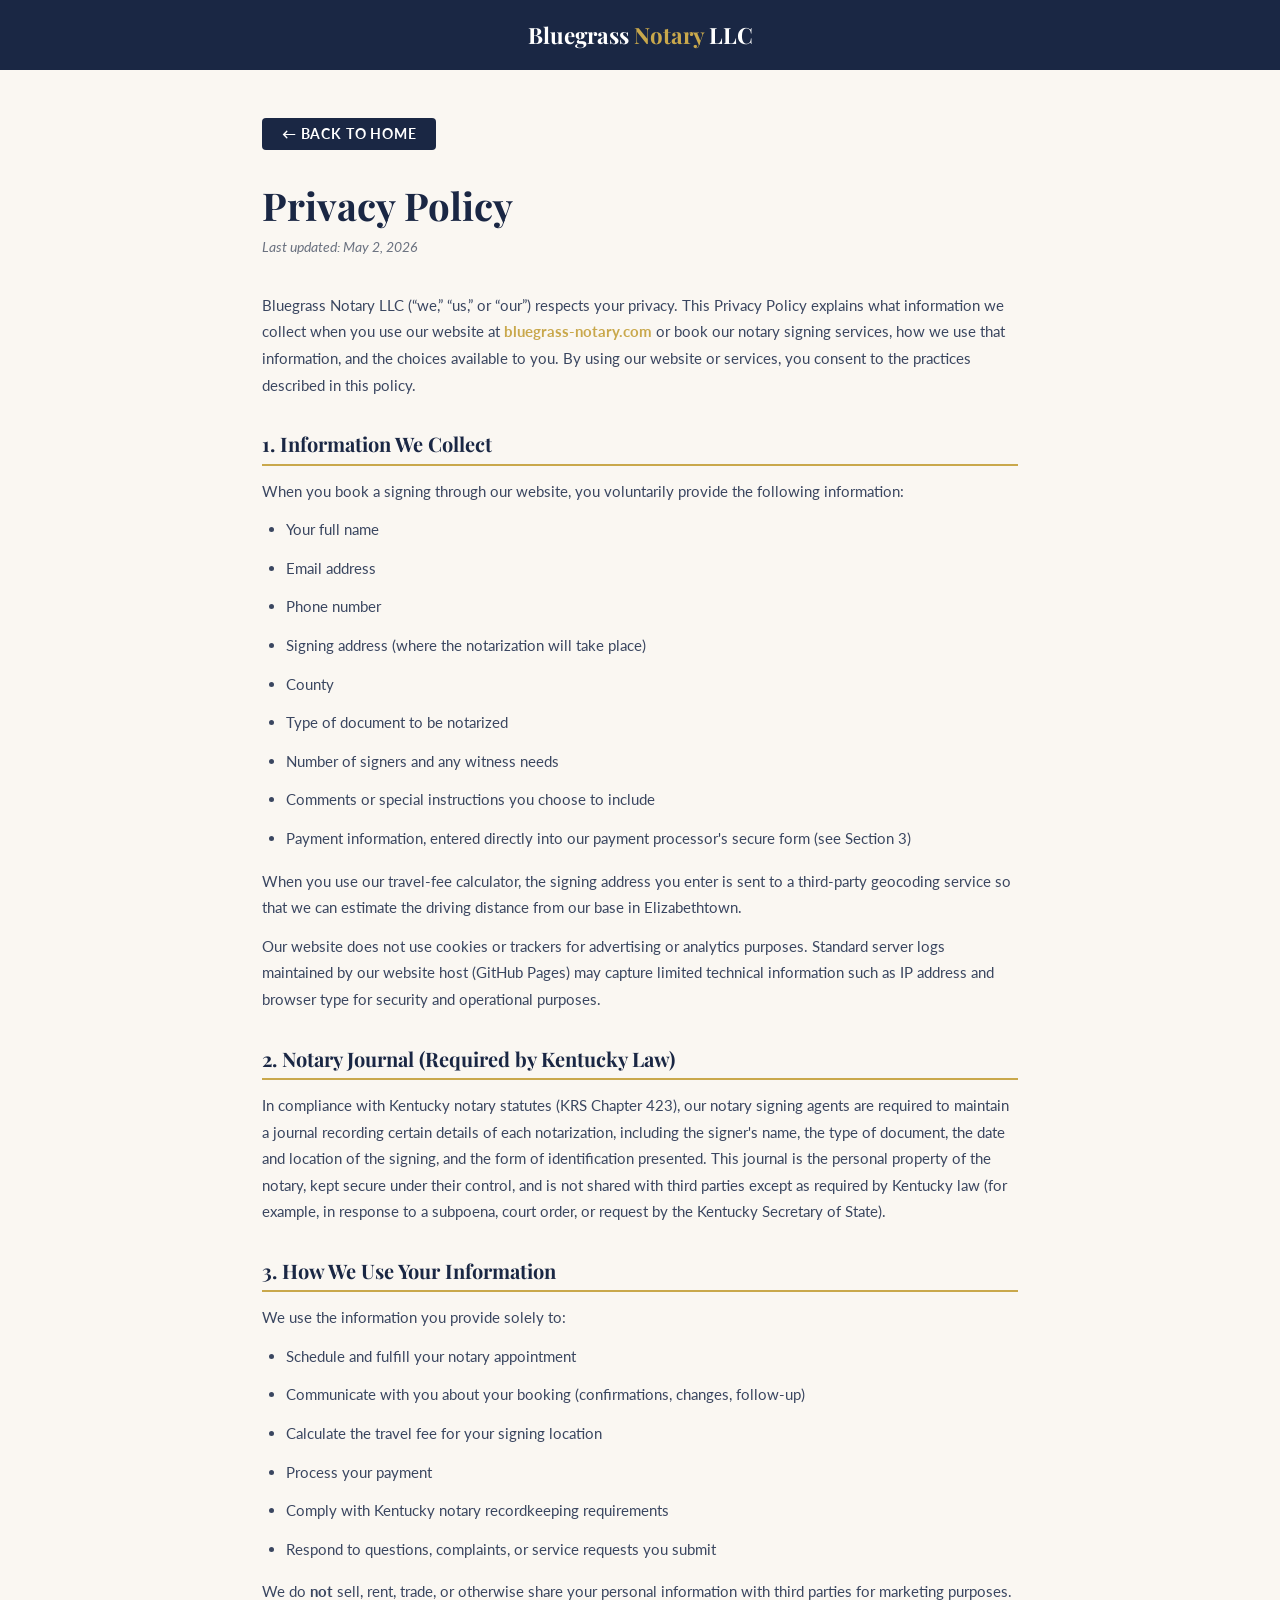
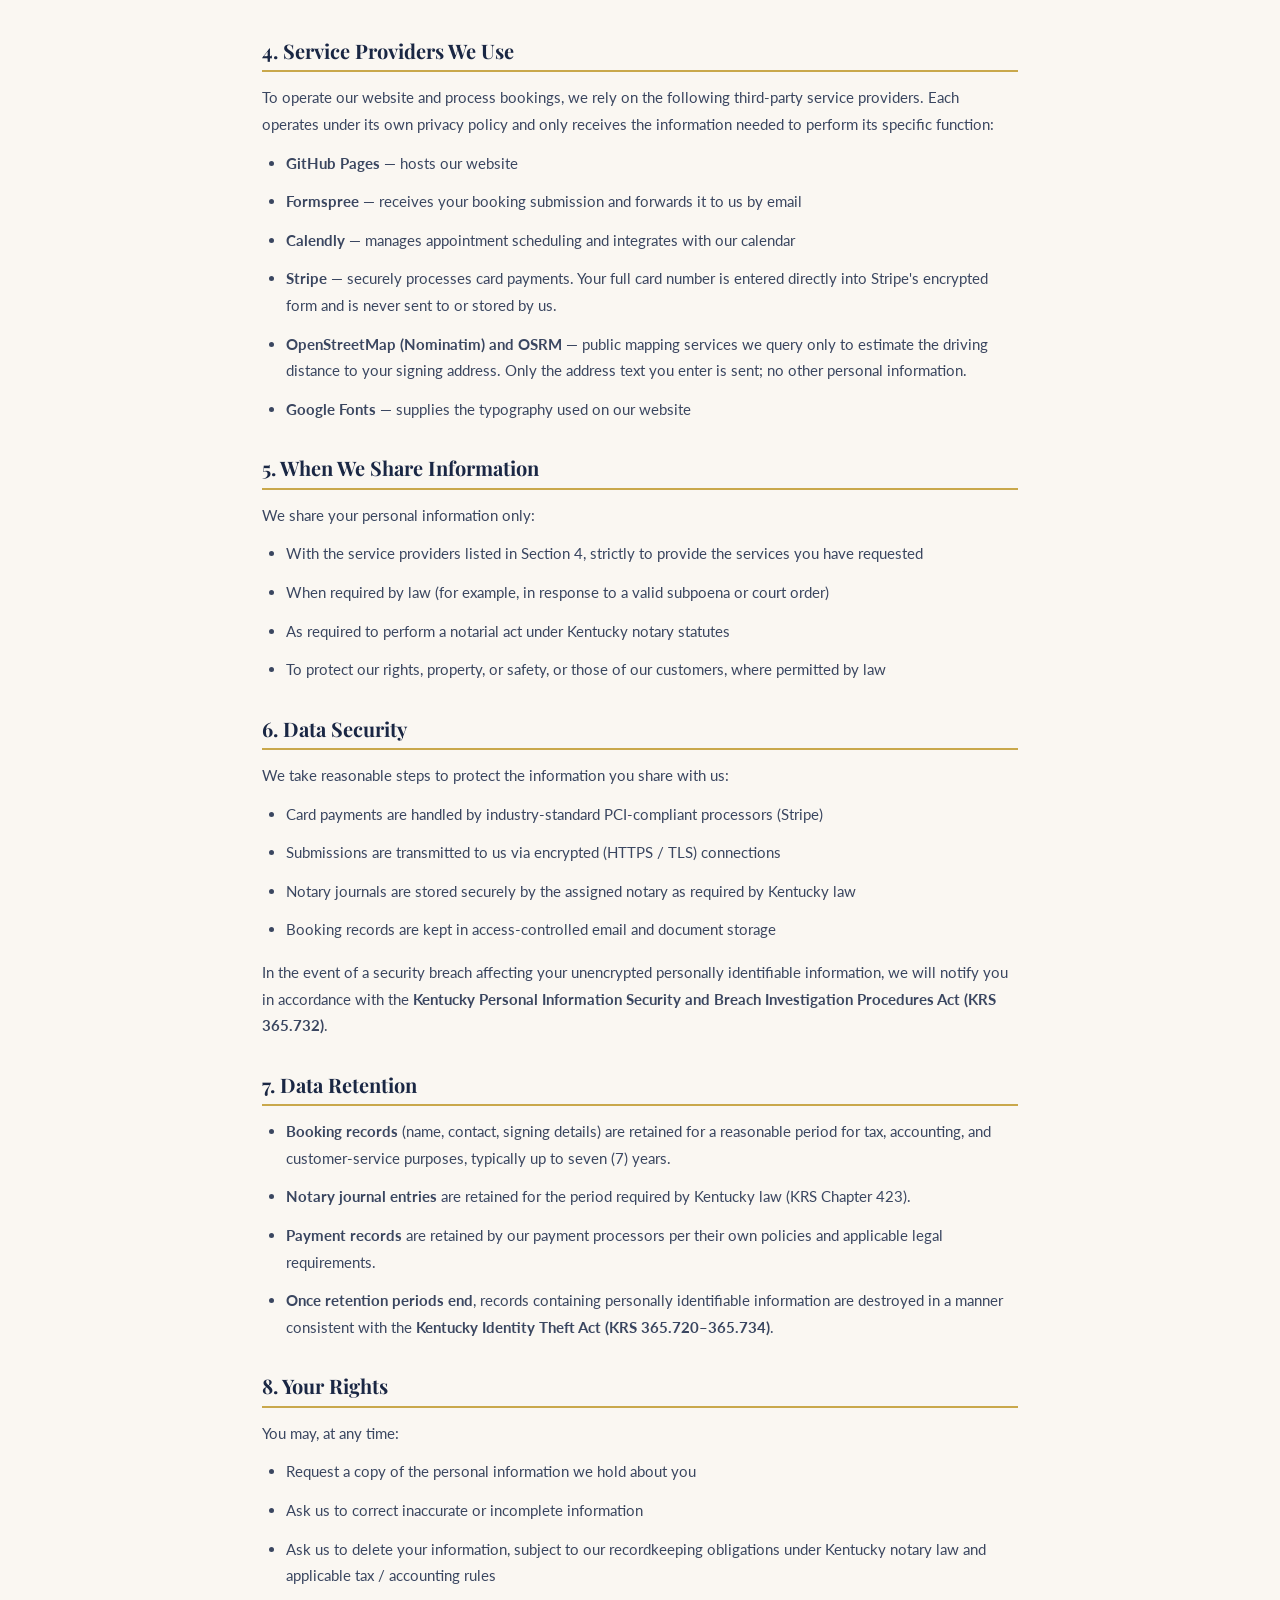
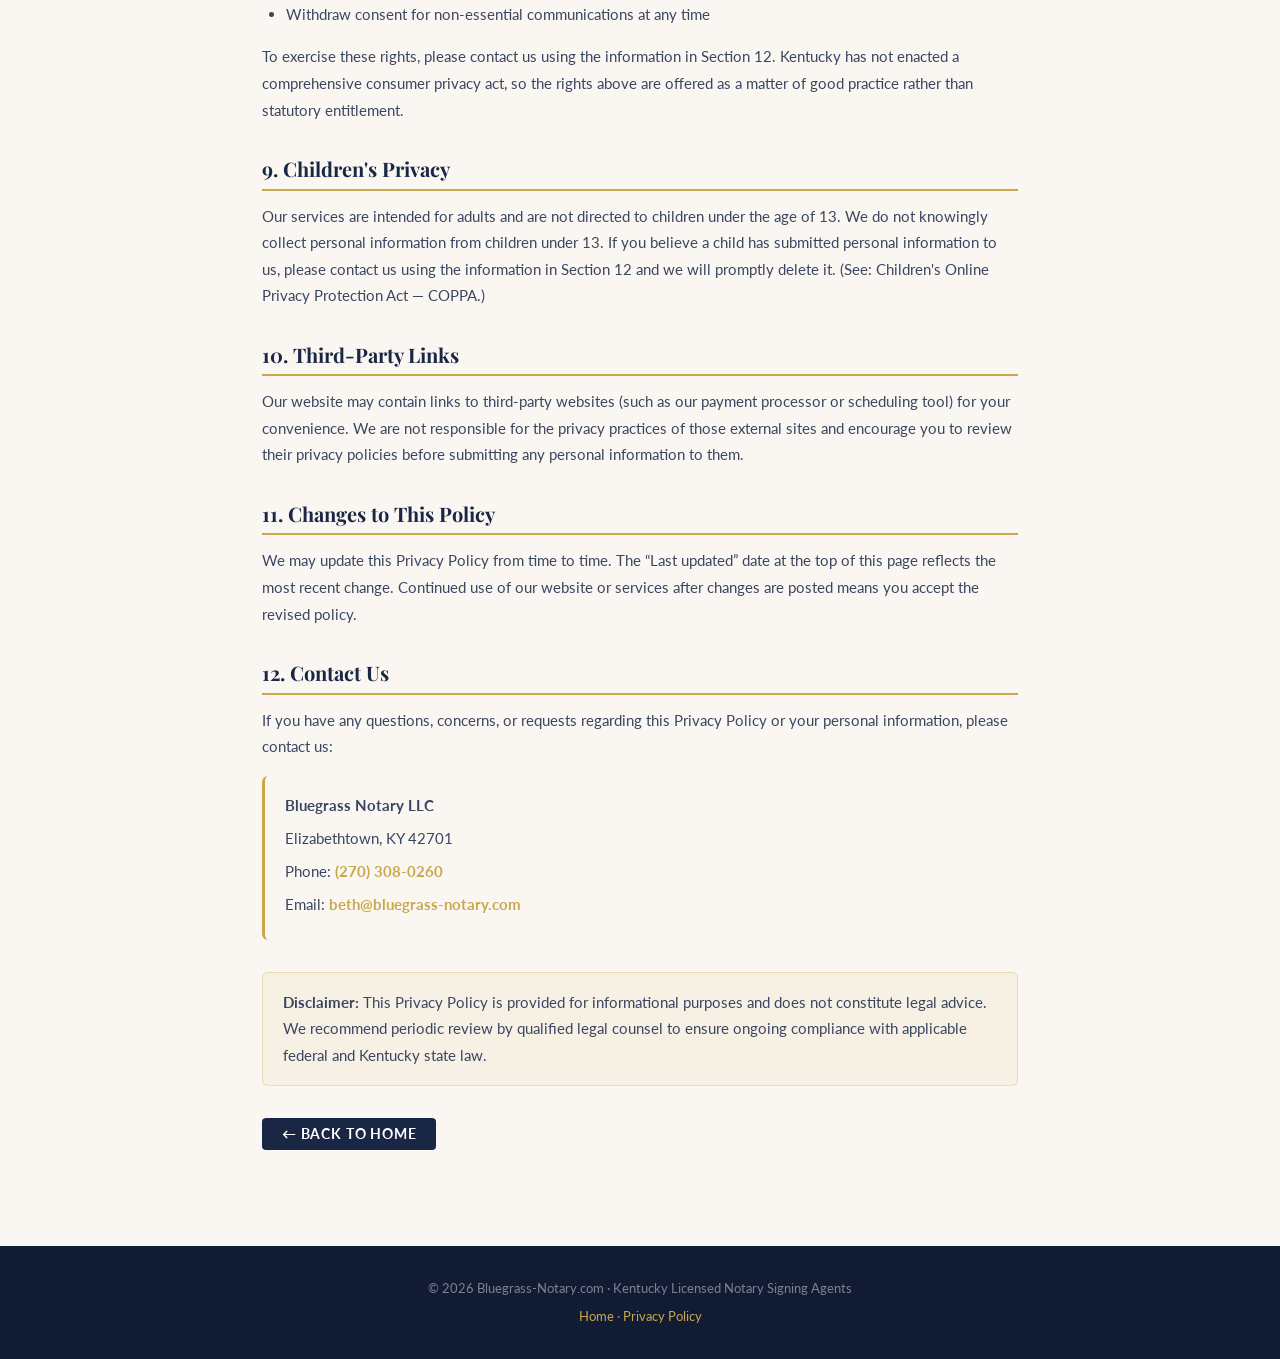
<file: privacy.html>
<!DOCTYPE html>
<html lang="en">
<head>
<meta charset="UTF-8"/>
<meta name="viewport" content="width=device-width, initial-scale=1.0"/>
<title>Privacy Policy | Bluegrass Notary LLC</title>
<meta name="description" content="Privacy Policy for Bluegrass Notary LLC — how we collect, use, share, and protect your personal information."/>
<meta name="robots" content="index, follow"/>
<link rel="canonical" href="https://bluegrass-notary.com/privacy.html"/>
<link href="https://fonts.googleapis.com/css2?family=Playfair+Display:wght@400;600;700&family=Lato:wght@300;400;700&display=swap" rel="stylesheet"/>
<link rel="stylesheet" href="styles.css"/>
<style>
.policy-wrap{max-width:820px;margin:0 auto;padding:3rem 2rem 4rem;}
.policy-wrap h1{font-family:'Playfair Display',serif;color:var(--navy);font-size:clamp(1.8rem,3.2vw,2.4rem);font-weight:700;line-height:1.2;margin-bottom:.5rem;}
.policy-wrap .updated{color:var(--gray);font-size:.85rem;margin-bottom:2rem;font-style:italic;}
.policy-wrap h2{font-family:'Playfair Display',serif;color:var(--navy);font-size:1.25rem;font-weight:700;margin:2rem 0 .75rem;padding-bottom:.4rem;border-bottom:2px solid var(--gold);}
.policy-wrap p,.policy-wrap li{color:#3a4660;font-size:.95rem;line-height:1.75;margin-bottom:.75rem;}
.policy-wrap ul{padding-left:1.5rem;margin-bottom:1rem;}
.policy-wrap a{color:var(--gold);font-weight:700;text-decoration:none;}
.policy-wrap a:hover{text-decoration:underline;}
.policy-wrap .back-link{display:inline-block;margin-bottom:2rem;padding:.5rem 1.25rem;background:var(--navy);color:#fff;border-radius:4px;font-size:.85rem;letter-spacing:.06em;text-transform:uppercase;font-weight:700;}
.policy-wrap .back-link:hover{background:#253660;text-decoration:none;}
.policy-wrap .contact-block{background:var(--cream);border-left:3px solid var(--gold);padding:1rem 1.25rem;border-radius:6px;margin-top:1rem;}
.policy-wrap .contact-block p{margin-bottom:.4rem;}
.policy-wrap .disclaimer{background:rgba(201,168,76,.08);border:1px solid rgba(201,168,76,.3);border-radius:6px;padding:1rem 1.25rem;font-size:.85rem;color:var(--gray);margin-top:2rem;}
</style>
</head>
<body>

<header style="background:var(--navy);padding:1.25rem 2rem;text-align:center;">
  <a href="index.html" style="font-family:'Playfair Display',serif;color:#fff;font-size:1.4rem;font-weight:700;text-decoration:none;">Bluegrass <span style="color:var(--gold);">Notary</span> LLC</a>
</header>

<main class="policy-wrap">
  <a href="index.html" class="back-link">&larr; Back to Home</a>

  <h1>Privacy Policy</h1>
  <p class="updated">Last updated: May 2, 2026</p>

  <p>Bluegrass Notary LLC (&ldquo;we,&rdquo; &ldquo;us,&rdquo; or &ldquo;our&rdquo;) respects your privacy. This Privacy Policy explains what information we collect when you use our website at <a href="https://bluegrass-notary.com">bluegrass-notary.com</a> or book our notary signing services, how we use that information, and the choices available to you. By using our website or services, you consent to the practices described in this policy.</p>

  <h2>1. Information We Collect</h2>
  <p>When you book a signing through our website, you voluntarily provide the following information:</p>
  <ul>
    <li>Your full name</li>
    <li>Email address</li>
    <li>Phone number</li>
    <li>Signing address (where the notarization will take place)</li>
    <li>County</li>
    <li>Type of document to be notarized</li>
    <li>Number of signers and any witness needs</li>
    <li>Comments or special instructions you choose to include</li>
    <li>Payment information, entered directly into our payment processor's secure form (see Section 3)</li>
  </ul>
  <p>When you use our travel-fee calculator, the signing address you enter is sent to a third-party geocoding service so that we can estimate the driving distance from our base in Elizabethtown.</p>
  <p>Our website does not use cookies or trackers for advertising or analytics purposes. Standard server logs maintained by our website host (GitHub Pages) may capture limited technical information such as IP address and browser type for security and operational purposes.</p>

  <h2>2. Notary Journal (Required by Kentucky Law)</h2>
  <p>In compliance with Kentucky notary statutes (KRS Chapter 423), our notary signing agents are required to maintain a journal recording certain details of each notarization, including the signer's name, the type of document, the date and location of the signing, and the form of identification presented. This journal is the personal property of the notary, kept secure under their control, and is not shared with third parties except as required by Kentucky law (for example, in response to a subpoena, court order, or request by the Kentucky Secretary of State).</p>

  <h2>3. How We Use Your Information</h2>
  <p>We use the information you provide solely to:</p>
  <ul>
    <li>Schedule and fulfill your notary appointment</li>
    <li>Communicate with you about your booking (confirmations, changes, follow-up)</li>
    <li>Calculate the travel fee for your signing location</li>
    <li>Process your payment</li>
    <li>Comply with Kentucky notary recordkeeping requirements</li>
    <li>Respond to questions, complaints, or service requests you submit</li>
  </ul>
  <p>We do <strong>not</strong> sell, rent, trade, or otherwise share your personal information with third parties for marketing purposes.</p>

  <h2>4. Service Providers We Use</h2>
  <p>To operate our website and process bookings, we rely on the following third-party service providers. Each operates under its own privacy policy and only receives the information needed to perform its specific function:</p>
  <ul>
    <li><strong>GitHub Pages</strong> &mdash; hosts our website</li>
    <li><strong>Formspree</strong> &mdash; receives your booking submission and forwards it to us by email</li>
    <li><strong>Calendly</strong> &mdash; manages appointment scheduling and integrates with our calendar</li>
    <li><strong>Stripe</strong> &mdash; securely processes card payments. Your full card number is entered directly into Stripe's encrypted form and is never sent to or stored by us.</li>
    <li><strong>OpenStreetMap (Nominatim) and OSRM</strong> &mdash; public mapping services we query only to estimate the driving distance to your signing address. Only the address text you enter is sent; no other personal information.</li>
    <li><strong>Google Fonts</strong> &mdash; supplies the typography used on our website</li>
  </ul>

  <h2>5. When We Share Information</h2>
  <p>We share your personal information only:</p>
  <ul>
    <li>With the service providers listed in Section 4, strictly to provide the services you have requested</li>
    <li>When required by law (for example, in response to a valid subpoena or court order)</li>
    <li>As required to perform a notarial act under Kentucky notary statutes</li>
    <li>To protect our rights, property, or safety, or those of our customers, where permitted by law</li>
  </ul>

  <h2>6. Data Security</h2>
  <p>We take reasonable steps to protect the information you share with us:</p>
  <ul>
    <li>Card payments are handled by industry-standard PCI-compliant processors (Stripe)</li>
    <li>Submissions are transmitted to us via encrypted (HTTPS / TLS) connections</li>
    <li>Notary journals are stored securely by the assigned notary as required by Kentucky law</li>
    <li>Booking records are kept in access-controlled email and document storage</li>
  </ul>
  <p>In the event of a security breach affecting your unencrypted personally identifiable information, we will notify you in accordance with the <strong>Kentucky Personal Information Security and Breach Investigation Procedures Act (KRS 365.732)</strong>.</p>

  <h2>7. Data Retention</h2>
  <ul>
    <li><strong>Booking records</strong> (name, contact, signing details) are retained for a reasonable period for tax, accounting, and customer-service purposes, typically up to seven (7) years.</li>
    <li><strong>Notary journal entries</strong> are retained for the period required by Kentucky law (KRS Chapter 423).</li>
    <li><strong>Payment records</strong> are retained by our payment processors per their own policies and applicable legal requirements.</li>
    <li><strong>Once retention periods end</strong>, records containing personally identifiable information are destroyed in a manner consistent with the <strong>Kentucky Identity Theft Act (KRS 365.720&ndash;365.734)</strong>.</li>
  </ul>

  <h2>8. Your Rights</h2>
  <p>You may, at any time:</p>
  <ul>
    <li>Request a copy of the personal information we hold about you</li>
    <li>Ask us to correct inaccurate or incomplete information</li>
    <li>Ask us to delete your information, subject to our recordkeeping obligations under Kentucky notary law and applicable tax / accounting rules</li>
    <li>Withdraw consent for non-essential communications at any time</li>
  </ul>
  <p>To exercise these rights, please contact us using the information in Section&nbsp;12. Kentucky has not enacted a comprehensive consumer privacy act, so the rights above are offered as a matter of good practice rather than statutory entitlement.</p>

  <h2>9. Children's Privacy</h2>
  <p>Our services are intended for adults and are not directed to children under the age of 13. We do not knowingly collect personal information from children under 13. If you believe a child has submitted personal information to us, please contact us using the information in Section&nbsp;12 and we will promptly delete it. (See: Children's Online Privacy Protection Act &mdash; COPPA.)</p>

  <h2>10. Third-Party Links</h2>
  <p>Our website may contain links to third-party websites (such as our payment processor or scheduling tool) for your convenience. We are not responsible for the privacy practices of those external sites and encourage you to review their privacy policies before submitting any personal information to them.</p>

  <h2>11. Changes to This Policy</h2>
  <p>We may update this Privacy Policy from time to time. The &ldquo;Last updated&rdquo; date at the top of this page reflects the most recent change. Continued use of our website or services after changes are posted means you accept the revised policy.</p>

  <h2>12. Contact Us</h2>
  <p>If you have any questions, concerns, or requests regarding this Privacy Policy or your personal information, please contact us:</p>
  <div class="contact-block">
    <p><strong>Bluegrass Notary LLC</strong></p>
    <p>Elizabethtown, KY 42701</p>
    <p>Phone: <a href="tel:2703080260">(270) 308-0260</a></p>
    <p>Email: <a href="mailto:beth@bluegrass-notary.com">beth@bluegrass-notary.com</a></p>
  </div>

  <div class="disclaimer">
    <p style="margin:0;"><strong>Disclaimer:</strong> This Privacy Policy is provided for informational purposes and does not constitute legal advice. We recommend periodic review by qualified legal counsel to ensure ongoing compliance with applicable federal and Kentucky state law.</p>
  </div>

  <a href="index.html" class="back-link" style="margin-top:2rem;">&larr; Back to Home</a>
</main>

<footer>
  <p>&copy; 2026 Bluegrass-Notary.com &middot; Kentucky Licensed Notary Signing Agents</p>
  <p style="margin-top:.4rem"><a href="index.html">Home</a> &middot; <a href="privacy.html">Privacy Policy</a></p>
</footer>

</body>
</html>
</file>
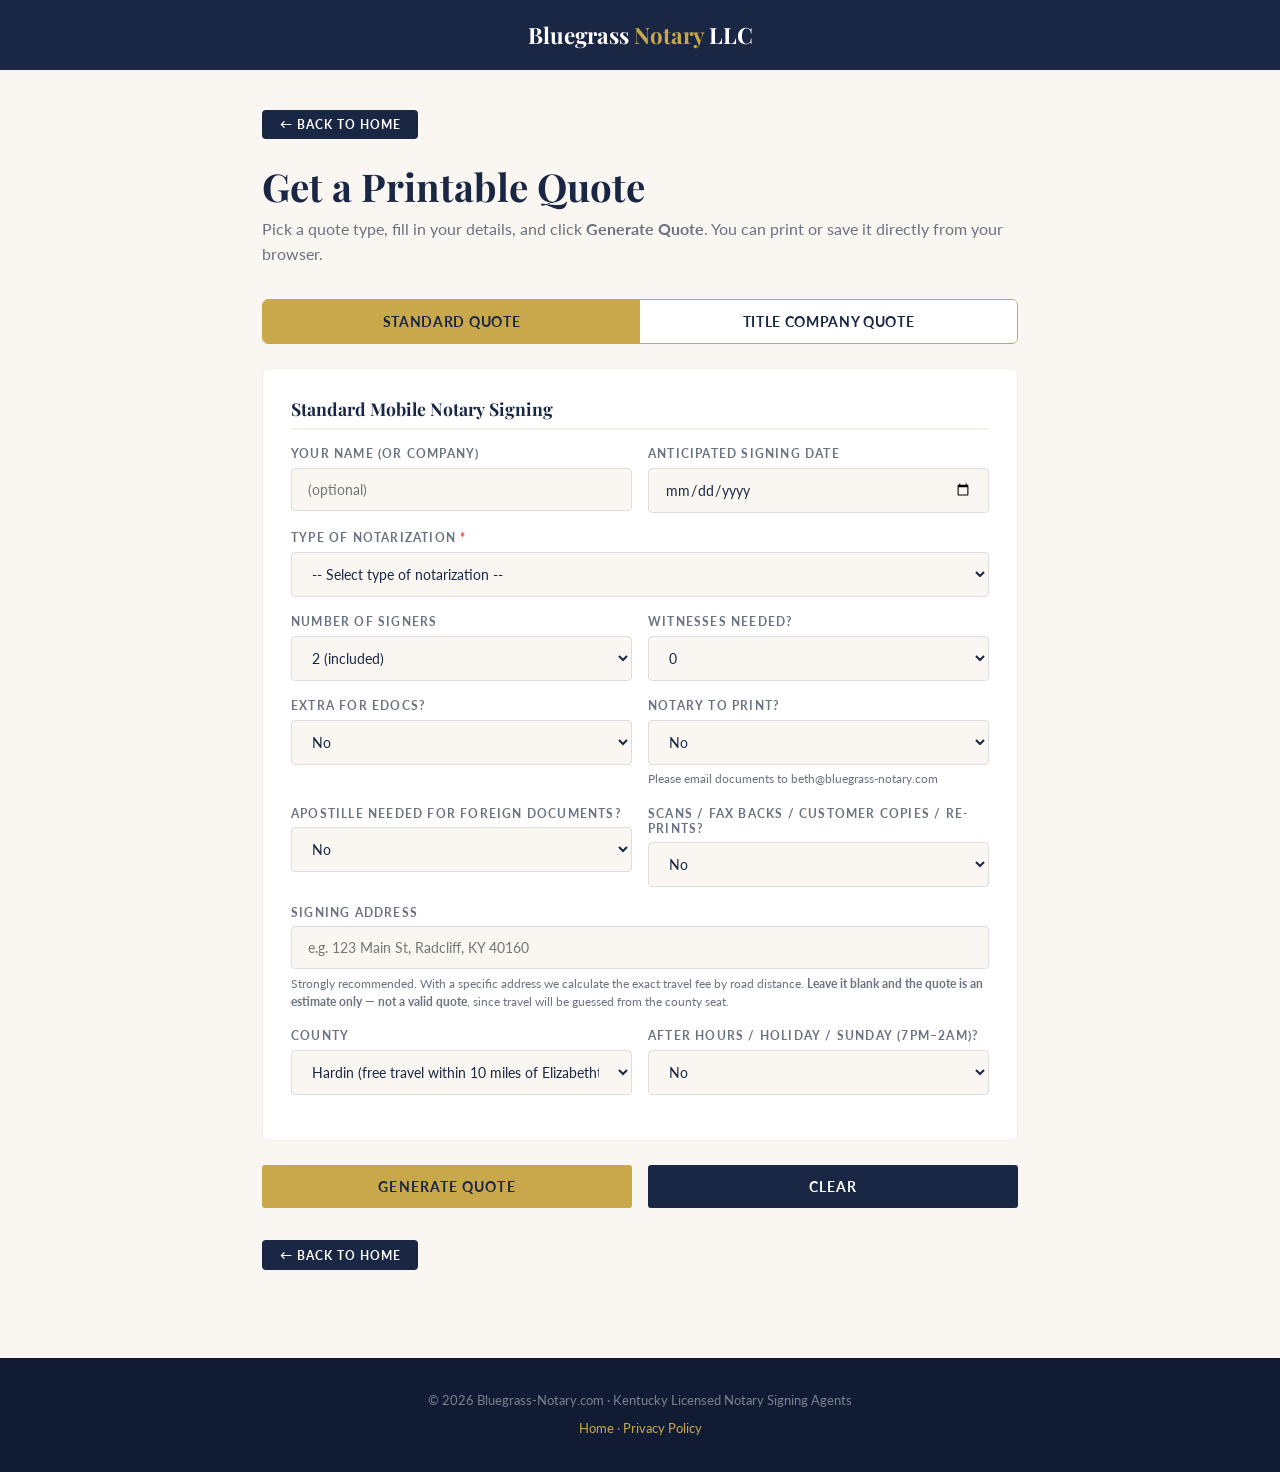
<file: quote.html>
<!DOCTYPE html>
<html lang="en">
<head>
<meta charset="UTF-8"/>
<meta name="viewport" content="width=device-width, initial-scale=1.0"/>
<title>Get a Quote | Bluegrass Notary LLC</title>
<meta name="description" content="Get an instant printable quote for mobile notary signing services in Elizabethtown, Kentucky and surrounding counties."/>
<meta name="robots" content="index, follow"/>
<link rel="canonical" href="https://bluegrass-notary.com/quote.html"/>
<link href="https://fonts.googleapis.com/css2?family=Playfair+Display:wght@400;600;700&family=Lato:wght@300;400;700&display=swap" rel="stylesheet"/>
<link rel="stylesheet" href="styles.css"/>
<style>
.q-wrap{max-width:820px;margin:0 auto;padding:2.5rem 2rem 4rem;}
.q-wrap h1{font-family:'Playfair Display',serif;color:var(--navy);font-size:clamp(1.8rem,3.2vw,2.4rem);font-weight:700;line-height:1.2;margin-bottom:.4rem;}
.q-wrap .lead{color:var(--gray);font-size:1rem;line-height:1.6;margin-bottom:2rem;}
.back-link{display:inline-block;margin-bottom:1.5rem;padding:.45rem 1.1rem;background:var(--navy);color:#fff;border-radius:4px;font-size:.78rem;letter-spacing:.08em;text-transform:uppercase;font-weight:700;text-decoration:none;}
.back-link:hover{background:#253660;}
.mode-tabs{display:flex;gap:0;margin-bottom:1.5rem;border:1px solid var(--gold);border-radius:6px;overflow:hidden;}
.mode-tab{flex:1;padding:.85rem 1rem;background:#fff;border:none;cursor:pointer;font-family:'Lato',sans-serif;font-size:.85rem;font-weight:700;letter-spacing:.05em;text-transform:uppercase;color:var(--navy);transition:all .2s;}
.mode-tab.active{background:var(--gold);color:var(--navy);}
.mode-tab:hover:not(.active){background:rgba(201,168,76,.1);}
.q-form{background:#fff;border:1px solid var(--lg);border-radius:8px;padding:1.75rem;margin-bottom:1.5rem;}
.q-form h2{font-family:'Playfair Display',serif;color:var(--navy);font-size:1.1rem;margin-bottom:1rem;padding-bottom:.5rem;border-bottom:2px solid var(--lg);}
.q-row{display:grid;grid-template-columns:1fr 1fr;gap:1rem;}
.actions{display:flex;gap:1rem;flex-wrap:wrap;margin-top:1rem;}
.actions .btn{flex:1;min-width:200px;}
#quote-output{display:none;background:#fff;border:2px solid var(--navy);border-radius:8px;padding:2.5rem 2rem;margin-top:2rem;}
.quote-doc-hdr{display:flex;justify-content:space-between;align-items:flex-start;border-bottom:3px solid var(--gold);padding-bottom:1.25rem;margin-bottom:1.5rem;flex-wrap:wrap;gap:1rem;}
.quote-doc-hdr .biz-name{font-family:'Playfair Display',serif;color:var(--navy);font-size:1.6rem;font-weight:700;line-height:1.1;}
.quote-doc-hdr .biz-name span{color:var(--gold);}
.quote-doc-hdr .biz-sub{font-size:.82rem;color:var(--gray);letter-spacing:.08em;text-transform:uppercase;font-weight:700;margin-top:.25rem;}
.quote-doc-hdr .biz-addr{font-size:.82rem;color:var(--navy);line-height:1.6;margin-top:.6rem;}
.quote-doc-hdr .meta{text-align:right;font-size:.85rem;color:var(--navy);line-height:1.6;}
.quote-doc-hdr .meta strong{color:var(--gold);}
.quote-prepared{background:rgba(201,168,76,.06);border-left:3px solid var(--gold);padding:.9rem 1.1rem;border-radius:4px;margin-bottom:1.5rem;font-size:.9rem;color:var(--navy);line-height:1.5;}
.quote-prepared strong{font-size:.72rem;letter-spacing:.12em;text-transform:uppercase;color:var(--gray);font-weight:700;display:block;margin-bottom:.2rem;}
.quote-section{margin-bottom:1.5rem;}
.quote-section h3{font-family:'Playfair Display',serif;color:var(--navy);font-size:.95rem;letter-spacing:.08em;text-transform:uppercase;margin-bottom:.6rem;border-bottom:1px solid var(--lg);padding-bottom:.35rem;}
.quote-section .row{display:flex;justify-content:space-between;padding:.35rem 0;font-size:.92rem;color:var(--navy);border-bottom:1px solid var(--lg);}
.quote-section .row:last-child{border-bottom:none;}
.quote-section .row span:first-child{color:var(--gray);}
.quote-section .row span:last-child{font-weight:700;font-family:'Playfair Display',serif;}
.quote-total{background:var(--navy);color:#fff;padding:1rem 1.25rem;border-radius:6px;display:flex;justify-content:space-between;align-items:baseline;margin-top:1rem;}
.quote-total .lbl{font-size:.85rem;letter-spacing:.1em;text-transform:uppercase;font-weight:700;}
.quote-total .val{font-family:'Playfair Display',serif;color:var(--gold);font-size:2rem;font-weight:700;}
.quote-footnote{font-size:.78rem;color:var(--gray);line-height:1.6;margin-top:1.5rem;padding-top:1rem;border-top:1px solid var(--lg);}
.quote-cta{margin-top:1.25rem;padding:1rem;background:rgba(201,168,76,.08);border:1px dashed var(--gold);border-radius:6px;text-align:center;font-size:.88rem;color:var(--navy);font-weight:700;}
.quote-cta a{color:var(--gold);text-decoration:none;}
.quote-warn{background:#fff3cd;border:2px solid #d9a406;border-left-width:5px;border-radius:6px;padding:.9rem 1.1rem;margin-bottom:1.25rem;font-size:.85rem;color:#6b4e00;line-height:1.6;}
.quote-warn strong{display:block;font-size:.8rem;letter-spacing:.08em;text-transform:uppercase;color:#8a5a00;margin-bottom:.3rem;}
.quote-accuracy{margin-top:.75rem;padding:.85rem 1rem;background:#f8f9fa;border:1px dashed var(--gray);border-radius:6px;text-align:center;font-size:.85rem;color:var(--navy);line-height:1.55;}
.quote-accuracy a{color:var(--gold);font-weight:700;text-decoration:none;}
.addr-hint{font-size:.75rem;color:var(--gray);margin-top:.35rem;line-height:1.5;}
@media print{
  header, nav, .back-link, .mode-tabs, .q-form, .actions, .post-print-actions, footer { display: none !important; }
  body{background:#fff!important;}
  #quote-output{display:block!important;border:none!important;box-shadow:none!important;padding:0!important;margin:0!important;}
  .q-wrap{padding:0!important;max-width:none!important;}
  .quote-doc-hdr{page-break-inside:avoid;}
  .quote-total{break-inside:avoid;}
  /* Keep the estimate-only warning legible on paper — printers strip
     background colors unless told otherwise. */
  .quote-warn{-webkit-print-color-adjust:exact;print-color-adjust:exact;break-inside:avoid;}
  .quote-accuracy{break-inside:avoid;}
  @page{margin:.6in;}
}
@media(max-width:600px){
  .q-row{grid-template-columns:1fr;}
  .quote-doc-hdr{flex-direction:column;}
  .quote-doc-hdr .meta{text-align:left;}
}
</style>
</head>
<body>

<header style="background:var(--navy);padding:1.25rem 2rem;text-align:center;">
  <a href="index.html" style="font-family:'Playfair Display',serif;color:#fff;font-size:1.4rem;font-weight:700;text-decoration:none;">Bluegrass <span style="color:var(--gold);">Notary</span> LLC</a>
</header>

<main class="q-wrap">
  <a href="index.html" class="back-link">&larr; Back to Home</a>

  <h1>Get a Printable Quote</h1>
  <p class="lead">Pick a quote type, fill in your details, and click <strong>Generate Quote</strong>. You can print or save it directly from your browser.</p>

  <div class="mode-tabs">
    <button class="mode-tab active" id="tab-standard" type="button">Standard Quote</button>
    <button class="mode-tab" id="tab-title" type="button">Title Company Quote</button>
  </div>

  <!-- STANDARD MODE FORM -->
  <div class="q-form" id="form-standard">
    <h2>Standard Mobile Notary Signing</h2>

    <div class="q-row">
      <div class="bg"><label class="bl">Your Name (or Company)</label>
        <input class="bi" type="text" id="qName" placeholder="(optional)"/></div>
      <div class="bg"><label class="bl">Anticipated Signing Date</label>
        <input class="bi" type="date" id="qDate"/></div>
    </div>

    <div class="bg"><label class="bl">Type of Notarization <span style="color:#e53e3e;">*</span></label>
      <select class="bsel" id="qPackageType">
        <option value="">-- Select type of notarization --</option>
        <option value="car-title">Car Title ($40.00)</option>
        <option value="seller-package">Seller Package ($80.00)</option>
        <option value="full-purchase">Full Purchase ($100.00)</option>
        <option value="reverse-mortgage">Reverse Mtg. ($275.00)</option>
        <option value="loan-application">Loan Application ($150.00)</option>
        <option value="cash-deal-mortgage">Cash Deal Mortgage Closings ($75.00)</option>
        <option value="general-legal">Divorce / General Legal Documents / Power of Attorney, Affidavits, Wills ($70.00)</option>
      </select>
    </div>

    <div class="q-row">
      <div class="bg"><label class="bl">Number of Signers</label>
        <select class="bsel" id="qSigners">
          <option value="1">1 (included)</option>
          <option value="2" selected>2 (included)</option>
          <option value="3">3 (+$25)</option>
          <option value="4">4 (+$50)</option>
          <option value="5">5 (+$75)</option>
          <option value="6">6 (+$100)</option>
        </select>
      </div>
      <div class="bg"><label class="bl">Witnesses Needed?</label>
        <select class="bsel" id="qWitness">
          <option value="0">0</option>
          <option value="1">1 (+$50)</option>
          <option value="2">2 (+$100)</option>
          <option value="3">3 (+$150)</option>
        </select>
      </div>
    </div>

    <div class="q-row">
      <div class="bg"><label class="bl">Extra for EDOCS?</label>
        <select class="bsel" id="qEdocs">
          <option value="0">No</option>
          <option value="10">Yes (+$10)</option>
        </select>
      </div>
      <div class="bg"><label class="bl">Notary to Print?</label>
        <select class="bsel" id="qNotaryPrint">
          <option value="0">No</option>
          <option value="10">Yes (+$10)</option>
        </select>
        <p class="addr-hint">Please email documents to beth&#64;bluegrass-notary.com</p>
      </div>
    </div>

    <div class="q-row">
      <div class="bg"><label class="bl">Apostille Needed for Foreign Documents?</label>
        <select class="bsel" id="qApostille">
          <option value="0">No</option>
          <option value="60">Yes (+$60)</option>
        </select>
      </div>
      <div class="bg"><label class="bl">Scans / Fax Backs / Customer Copies / Re-Prints?</label>
        <select class="bsel" id="qScans">
          <option value="0">No</option>
          <option value="25">Yes (+$25)</option>
        </select>
      </div>
    </div>

    <div class="bg"><label class="bl">Signing Address</label>
      <input class="bi" type="text" id="qAddress" placeholder="e.g. 123 Main St, Radcliff, KY 40160"/>
      <p class="addr-hint">Strongly recommended. With a specific address we calculate the exact travel fee by road distance. <strong>Leave it blank and the quote is an estimate only &mdash; not a valid quote</strong>, since travel will be guessed from the county seat.</p>
    </div>

    <div class="q-row">
      <div class="bg"><label class="bl">County</label>
        <select class="bsel" id="qCounty">
          <option value="Hardin">Hardin (free travel within 10 miles of Elizabethtown High School)</option>
          <option value="LaRue">LaRue</option>
          <option value="Nelson">Nelson</option>
          <option value="Hart">Hart</option>
          <option value="Grayson">Grayson</option>
          <option value="Washington">Washington</option>
          <option value="Bullitt">Bullitt</option>
          <option value="Green">Green</option>
          <option value="Marion">Marion</option>
          <option value="Taylor">Taylor</option>
          <option value="Meade">Meade</option>
          <option value="Edmonson">Edmonson</option>
          <option value="Breckinridge">Breckinridge</option>
          <option value="Ohio">Ohio</option>
          <option value="Butler">Butler</option>
          <option value="Jefferson">Jefferson</option>
          <option value="Spencer">Spencer</option>
          <option value="Hancock">Hancock</option>
          <option value="Daviess">Daviess</option>
        </select>
      </div>
      <div class="bg"><label class="bl">After Hours / Holiday / Sunday (7PM&ndash;2AM)?</label>
        <select class="bsel" id="qAfterHours">
          <option value="0">No</option>
          <option value="25">Yes: +$25</option>
        </select>
      </div>
    </div>
  </div>

  <!-- TITLE COMPANY MODE FORM -->
  <div class="q-form" id="form-title" style="display:none;">
    <h2>Title Company Quote (Pre-Negotiated Rates)</h2>

    <div class="q-row">
      <div class="bg"><label class="bl">Title Company Name</label>
        <input class="bi" type="text" id="qTCName" placeholder="(optional)"/></div>
      <div class="bg"><label class="bl">Booker Contact</label>
        <input class="bi" type="text" id="qTCContact" placeholder="(optional)"/></div>
    </div>

    <div class="bg"><label class="bl">Promo Code <span style="color:#e53e3e;">*</span></label>
      <select class="bsel" id="qTCPromo">
        <option value="TITLEME">TITLEME</option>
        <option value="TITLECO">TITLECO</option>
      </select>
    </div>

    <div class="bg"><label class="bl">Signing Location <span style="color:#e53e3e;">*</span></label>
      <select class="bsel" id="qTCLoc">
        <option value="in-office">In our office (Hardin County) &mdash; $75</option>
        <option value="mobile">Mobile / other location</option>
      </select>
    </div>

    <div id="qTCCountyWrap" style="display:none;">
      <div class="bg"><label class="bl">County (Kentucky) <span style="color:#e53e3e;">*</span></label>
        <select class="bsel" id="qTCCounty">
          <option value="">-- Select county --</option>
          <option value="Hardin">Hardin ($125)</option>
          <option value="Jefferson">Jefferson</option>
          <option value="Bullitt">Bullitt</option>
          <option value="Nelson">Nelson</option>
          <option value="LaRue">LaRue</option>
          <option value="Hart">Hart</option>
          <option value="Grayson">Grayson</option>
          <option value="Breckinridge">Breckinridge</option>
          <option value="Meade">Meade</option>
          <option value="Hancock">Hancock</option>
          <option value="Daviess">Daviess</option>
          <option value="Ohio">Ohio</option>
          <option value="Butler">Butler</option>
          <option value="Green">Green</option>
          <option value="Taylor">Taylor</option>
          <option value="Marion">Marion</option>
          <option value="Washington">Washington</option>
          <option value="Spencer">Spencer</option>
        </select>
      </div>
    </div>

    <div class="bg"><label class="bl">Anticipated Signing Date</label>
      <input class="bi" type="date" id="qTCDate"/></div>
  </div>

  <div class="actions">
    <button class="btn btn-gold" id="btnGenerate" type="button">Generate Quote</button>
    <button class="btn btn-navy" id="btnClear" type="button">Clear</button>
  </div>

  <!-- GENERATED QUOTE OUTPUT -->
  <div id="quote-output">
    <div class="quote-doc-hdr">
      <div>
        <div class="biz-name">Bluegrass <span>Notary</span> LLC</div>
        <div class="biz-sub">Kentucky Mobile Notary Services</div>
        <div class="biz-addr">Bluegrass Notary LLC, Elizabethtown, KY<br/>(270) 308-0260<br/>beth&#64;bluegrass-notary.com<br/>bluegrass-notary.com</div>
      </div>
      <div class="meta">
        <div><strong>QUOTE</strong></div>
        <div id="qNum" style="margin-top:.25rem;"></div>
        <div id="qDateOut" style="margin-top:.25rem;"></div>
        <div style="margin-top:.5rem;font-size:.78rem;color:var(--gray);">Valid for 30 days</div>
      </div>
    </div>

    <div class="quote-warn" id="qEstWarn" style="display:none;"></div>

    <div class="quote-prepared" id="qPrepared"></div>

    <div class="quote-section">
      <h3>Service Details</h3>
      <div id="qDetails"></div>
    </div>

    <div class="quote-section">
      <h3>Fee Breakdown</h3>
      <div id="qFees"></div>
    </div>

    <div class="quote-total">
      <span class="lbl">Total (Estimate)</span>
      <span class="val" id="qTotal">$0</span>
    </div>

    <div class="quote-footnote" id="qFootnote"></div>

    <div class="quote-cta">
      Ready to book? Visit <a href="https://bluegrass-notary.com">bluegrass-notary.com</a> or call <a href="tel:2703080260">(270) 308-0260</a>.
    </div>

    <div class="quote-accuracy" id="qAccuracyNote" style="display:none;">
      For more accurate quoting, <strong>go back and add the signing address</strong> &mdash; or <a href="index.html#agents">book online now</a> and your exact travel fee is calculated from the address at booking.
    </div>
  </div>

  <div class="actions post-print-actions" id="postPrintActions" style="display:none;">
    <button class="btn btn-gold" id="btnPrint" type="button">🖨 Print Quote</button>
    <button class="btn btn-navy" id="btnEdit" type="button">&larr; Edit Quote</button>
  </div>

  <a href="index.html" class="back-link" style="margin-top:2rem;">&larr; Back to Home</a>
</main>

<footer>
  <p>&copy; 2026 Bluegrass-Notary.com &middot; Kentucky Licensed Notary Signing Agents</p>
  <p style="margin-top:.4rem"><a href="index.html">Home</a> &middot; <a href="privacy.html">Privacy Policy</a></p>
</footer>

<script>
// Pricing constants (mirror of script.js — keep in sync if rates change)
var PKG_TYPES={
  'car-title':[40,'Car Title'],
  'seller-package':[80,'Seller Package'],
  'full-purchase':[100,'Full Purchase'],
  'reverse-mortgage':[275,'Reverse Mtg.'],
  'loan-application':[150,'Loan Application'],
  'cash-deal-mortgage':[75,'Cash Deal Mortgage Closings'],
  'general-legal':[70,'Divorce / General Legal Documents / Power of Attorney, Affidavits, Wills']
};
// Approximate one-way miles from Elizabethtown to each county seat (for travel-fee estimation)
var COUNTY_MILES={Hardin:0,LaRue:16,Nelson:25,Hart:30,Grayson:30,Washington:30,Bullitt:30,Green:35,Marion:35,Taylor:35,Meade:35,Edmonson:40,Breckinridge:40,Ohio:40,Butler:45,Jefferson:45,Spencer:50,Hancock:55,Daviess:60};

// Travel rule: free within 10 miles, then $2.50/mile for each mile over 10. No distance cap.
var FREE_MILES=10, PER_MILE=2.5;
// Elizabethtown High School, Elizabethtown, KY (official address: 620 N Mulberry St, 42701)
var HOME_LAT=37.7045897, HOME_LON=-85.8527080;

function travelFeeFor(mi){ return mi>FREE_MILES?Math.round((mi-FREE_MILES)*PER_MILE*100)/100:0; }
var TRAVEL_POLICY='Travel within 10 miles of Elizabethtown High School is free; beyond 10 miles, travel is $2.50 per mile for each mile over 10.';

function haversineMi(lat1,lon1,lat2,lon2){
  var R=3958.8, toRad=Math.PI/180;
  var dLat=(lat2-lat1)*toRad, dLon=(lon2-lon1)*toRad;
  var a=Math.sin(dLat/2)*Math.sin(dLat/2)+Math.cos(lat1*toRad)*Math.cos(lat2*toRad)*Math.sin(dLon/2)*Math.sin(dLon/2);
  return 2*R*Math.asin(Math.sqrt(a));
}

// Resolve a free-form address to road miles from the office. Mirrors the
// booking flow: geocode, then road-route, falling back to straight-line x 1.25.
// Rejects if the address can't be geocoded at all, so the caller can fall back
// to the county-seat estimate and flag the quote as an estimate.
function resolveMiles(addr){
  var q=/,\s*(KY|Kentucky)\b/i.test(addr)?addr:(addr+', KY');
  return fetch('https://nominatim.openstreetmap.org/search?format=json&limit=1&countrycodes=us&q='+encodeURIComponent(q))
    .then(function(r){return r.json();})
    .then(function(d){
      if(!d||!d[0]||!d[0].lat||!d[0].lon) throw new Error('no_match');
      return {lat:parseFloat(d[0].lat), lon:parseFloat(d[0].lon)};
    })
    .then(function(loc){
      return fetch('https://router.project-osrm.org/route/v1/driving/'+HOME_LON+','+HOME_LAT+';'+loc.lon+','+loc.lat+'?overview=false')
        .then(function(r){return r.json();})
        .then(function(rd){
          if(!rd||!rd.routes||!rd.routes[0]) throw new Error('no_route');
          return {mi:Math.round(rd.routes[0].distance/1609.34), approx:false};
        })
        .catch(function(err){
          console.warn('Road-routing unavailable; using straight-line x 1.25 estimate.',err);
          return {mi:Math.round(haversineMi(HOME_LAT,HOME_LON,loc.lat,loc.lon)*1.25), approx:true};
        });
    });
}
var TITLE_FEE_TIER1=['Hardin'];
var TITLE_FEE_TIER2=['Jefferson','Bullitt','Nelson','LaRue','Hart','Grayson','Breckinridge','Meade'];
var TITLE_FEE_TIER3=['Hancock','Daviess','Ohio','Butler','Green','Taylor','Marion','Washington','Spencer'];
function calcTitleFee(promo,locType,county){
  if(locType==='in-office') return 75;
  if(locType!=='mobile'||!county) return null;
  if(TITLE_FEE_TIER1.indexOf(county)>=0) return 125;
  if(TITLE_FEE_TIER2.indexOf(county)>=0) return 150;
  if(TITLE_FEE_TIER3.indexOf(county)>=0) return promo==='TITLECO'?200:175;
  return null;
}

var mode='standard';
function setMode(m){
  mode=m;
  document.getElementById('tab-standard').classList.toggle('active',m==='standard');
  document.getElementById('tab-title').classList.toggle('active',m==='title');
  document.getElementById('form-standard').style.display=(m==='standard')?'block':'none';
  document.getElementById('form-title').style.display=(m==='title')?'block':'none';
}
document.getElementById('tab-standard').addEventListener('click',function(){setMode('standard');});
document.getElementById('tab-title').addEventListener('click',function(){setMode('title');});

document.getElementById('qTCLoc').addEventListener('change',function(){
  document.getElementById('qTCCountyWrap').style.display=this.value==='mobile'?'block':'none';
});

function fmtUSD(n){ return '$'+n.toFixed(2); }
function el(id){ return document.getElementById(id); }
function row(label,val){ return '<div class="row"><span>'+label+'</span><span>'+val+'</span></div>'; }

function todayISO(){
  var d=new Date();
  return d.getFullYear()+'-'+String(d.getMonth()+1).padStart(2,'0')+'-'+String(d.getDate()).padStart(2,'0');
}
function quoteNum(){
  var d=new Date();
  return 'Q-'+d.getFullYear()+String(d.getMonth()+1).padStart(2,'0')+String(d.getDate()).padStart(2,'0')+'-'+String(d.getHours()).padStart(2,'0')+String(d.getMinutes()).padStart(2,'0');
}
function fmtDate(s){
  if(!s) return '';
  var d=new Date(s+'T12:00:00');
  return d.toLocaleDateString('en-US',{weekday:'long',month:'long',day:'numeric',year:'numeric'});
}

// resolved: {mi,approx} when a signing address was geocoded, or null when the
// quote falls back to the county-seat estimate. addrText/addrFailed describe
// what the customer typed so the quote can say why it's only an estimate.
function generateStandard(resolved,addrText,addrFailed){
  var name=el('qName').value.trim()||'(prospective customer)';
  var date=el('qDate').value;
  var pkgKey=el('qPackageType').value;
  if(!pkgKey){ alert('Please select a type of notarization.'); return false; }
  var pkg=PKG_TYPES[pkgKey];
  var pkgFee=pkg[0]; var pkgLabel=pkg[1];
  var signers=parseInt(el('qSigners').value);
  var sigFee=signers>2?(signers-2)*25:0;
  var witCount=parseInt(el('qWitness').value)||0;
  var witFee=witCount*50;
  var edocsFee=parseInt(el('qEdocs').value)||0;
  var notaryPrintFee=parseInt(el('qNotaryPrint').value)||0;
  var apostilleFee=parseInt(el('qApostille').value)||0;
  var scansFee=parseInt(el('qScans').value)||0;
  var county=el('qCounty').value;
  var exact=!!resolved;
  var miles=exact?resolved.mi:(COUNTY_MILES[county]||0);
  var travelFee=travelFeeFor(miles);
  var ahFee=parseInt(el('qAfterHours').value)||0;
  var total=pkgFee+sigFee+witFee+edocsFee+notaryPrintFee+apostilleFee+scansFee+travelFee+ahFee;

  el('qNum').textContent=quoteNum();
  el('qDateOut').textContent=fmtDate(todayISO());
  el('qPrepared').innerHTML='<strong>Prepared for</strong>'+name+(date?' &mdash; '+fmtDate(date):'');

  var details='';
  details+=row('Service type','Standard Mobile Notary Signing');
  details+=row('Type of notarization',pkgLabel);
  details+=row('Number of signers',signers.toString());
  if(witCount>0) details+=row('Witnesses',witCount+' (notary to provide)');
  if(exact) details+=row('Signing address',addrText);
  details+=row('Location',county+' County, Kentucky');
  if(ahFee>0) details+=row('Timing','After-Hours / Holiday / Sunday (7PM – 2AM)');
  if(date) details+=row('Anticipated date',fmtDate(date));
  el('qDetails').innerHTML=details;

  var fees='';
  fees+=row(pkgLabel,fmtUSD(pkgFee));
  if(edocsFee>0) fees+=row('Extra for EDOCS',fmtUSD(edocsFee));
  if(notaryPrintFee>0) fees+=row('Notary to Print (emailed to beth@bluegrass-notary.com)',fmtUSD(notaryPrintFee));
  if(apostilleFee>0) fees+=row('Apostille Needed for Foreign Documents',fmtUSD(apostilleFee));
  if(scansFee>0) fees+=row('Scans / Fax Backs / Customer Copies / Re-Prints',fmtUSD(scansFee));
  if(sigFee>0) fees+=row((signers-2)+' extra signer'+(signers-2>1?'s':'')+' × $25',fmtUSD(sigFee));
  if(witFee>0) fees+=row(witCount+' witness'+(witCount>1?'es':'')+' × $50.00 each',fmtUSD(witFee));
  var travelBasis=exact?(resolved.approx?' — straight-line estimate':''):' — approximate, to '+county+' county seat';
  if(miles<=FREE_MILES){
    fees+=row('Travel Fee (within 10 miles of Elizabethtown High School)'+travelBasis,'Included / Free ($0.00)');
  } else {
    var over=Math.round((miles-FREE_MILES)*10)/10;
    fees+=row('Travel Fee ('+over+' miles beyond 10-mile local zone @ $'+PER_MILE.toFixed(2)+'/mi)'+travelBasis,fmtUSD(travelFee));
  }
  if(ahFee>0) fees+=row('After-Hours / Holiday / Sunday surcharge',fmtUSD(ahFee));
  el('qFees').innerHTML=fees;

  el('qTotal').textContent=fmtUSD(total);

  // Estimate-only warning + "how to get an accurate quote" note. Shown whenever
  // the travel fee did not come from a real signing address. Never blocks.
  var warn=el('qEstWarn'), note=el('qAccuracyNote');
  if(exact){
    warn.style.display='none';
    note.style.display='none';
  } else {
    warn.style.display='block';
    warn.innerHTML='<strong>&#9888; Estimate Only &mdash; Not a Valid Quote</strong>'
      +(addrFailed
        ? 'We could not verify the address you entered, so travel was estimated from the '+county+' County seat instead. '
        : 'No specific signing address was provided, so travel was estimated from the '+county+' County seat. ')
      +'The travel portion of this total will change once the exact address is known &mdash; the actual fee is calculated by road distance from Elizabethtown High School (free within '+FREE_MILES+' miles, then $'+PER_MILE.toFixed(2)+'/mile for each mile over '+FREE_MILES+').';
    note.style.display='block';
  }

  el('qFootnote').innerHTML='<strong>Notes:</strong> '
    +(exact
      ? 'Travel fee is based on '+(resolved.approx?'an estimated':'the')+' driving distance from Elizabethtown High School to the signing address given above (free within '+FREE_MILES+' miles, then $'+PER_MILE.toFixed(2)+'/mile for each mile over '+FREE_MILES+'); it is re-verified at booking. '
      : 'Travel fee shown is an approximate based on driving distance to the county seat; the exact fee is calculated at booking from the precise signing address. ')
    +TRAVEL_POLICY+' EDOCS, notary printing, apostilles, scans/re-prints, witnesses, and extra signers are billed as selected above. Quote valid for 30 days from date issued.'
    +'<br/><br/><strong>Wait Time:</strong> I will wait up to 16 min with no contact before leaving. If you need me to wait, please contact me. 15 min wait time, on 15th min, $15 fee added and $1 per min thereafter.'
    +'<br/><strong>Cancellation Policy:</strong> Cancellation up to 5 hours free &ndash; after that the full amount to be charged.'
    +'<br/><strong>No-Show / Refusal Policy:</strong> Client no-show and or refusal to sign &ndash; full amount to be charged.';
}

function generateTitle(){
  var name=el('qTCName').value.trim()||'(title company)';
  var contact=el('qTCContact').value.trim();
  var date=el('qTCDate').value;
  var promo=el('qTCPromo').value;
  var locType=el('qTCLoc').value;
  var county=locType==='mobile'?el('qTCCounty').value:'Hardin';
  if(locType==='mobile' && !county){
    alert('Please select a Kentucky county for mobile signings.');
    return false;
  }
  var fee=calcTitleFee(promo,locType,county);
  if(!fee){
    alert('Could not determine the fee. Please re-check your selections.');
    return false;
  }

  // Title-co rates are flat per county, so the address warning never applies.
  el('qEstWarn').style.display='none';
  el('qAccuracyNote').style.display='none';

  el('qNum').textContent=quoteNum();
  el('qDateOut').textContent=fmtDate(todayISO());
  el('qPrepared').innerHTML='<strong>Prepared for</strong>'+name+(contact?' &mdash; '+contact:'')+(date?'<br/>Anticipated signing: '+fmtDate(date):'');

  var details='';
  details+=row('Service type','Title Company Signing');
  details+=row('Promo code','['+promo+'] (pre-negotiated rate)');
  details+=row('Signing location',locType==='in-office'?'In our office (Hardin County)':'Mobile / on-site');
  if(locType==='mobile') details+=row('County',county+' County, Kentucky');
  if(date) details+=row('Anticipated date',fmtDate(date));
  el('qDetails').innerHTML=details;

  var feeLabel=locType==='in-office'?'In-office closing (flat)':'Mobile signing — '+county+' County';
  var fees=row(feeLabel,fmtUSD(fee));
  el('qFees').innerHTML=fees;

  el('qTotal').textContent=fmtUSD(fee);
  el('qFootnote').innerHTML='<strong>Notes:</strong> Pre-negotiated flat rate per promo code agreement. Fee includes notary signing services and reasonable travel within the listed Kentucky counties served. Quote valid for 30 days from date issued.';
  return true;
}

function showQuote(){
  document.getElementById('quote-output').style.display='block';
  document.getElementById('postPrintActions').style.display='flex';
  document.getElementById('quote-output').scrollIntoView({behavior:'smooth',block:'start'});
}

document.getElementById('btnGenerate').addEventListener('click',function(){
  if(mode!=='standard'){
    if(generateTitle()!==false) showQuote();
    return;
  }
  if(!el('qPackageType').value){ alert('Please select a package type.'); return; }
  var addr=el('qAddress').value.trim();
  // No address: quote immediately as a flagged estimate. Never blocks.
  if(!addr){
    generateStandard(null,'',false);
    showQuote();
    return;
  }
  var btn=this, label=btn.textContent;
  btn.disabled=true; btn.textContent='Calculating distance...';
  resolveMiles(addr)
    .then(function(r){ generateStandard(r,addr,false); })
    .catch(function(err){
      // Address couldn't be geocoded — still produce the quote, flagged as an estimate.
      console.warn('Address lookup failed; falling back to county-seat estimate.',err);
      generateStandard(null,addr,true);
    })
    .then(function(){
      btn.disabled=false; btn.textContent=label;
      showQuote();
    });
});

document.getElementById('btnClear').addEventListener('click',function(){
  if(!confirm('Clear the form and start over?')) return;
  document.querySelectorAll('.q-form input, .q-form select').forEach(function(f){
    if(f.tagName==='SELECT') f.selectedIndex=0; else f.value='';
  });
  document.getElementById('qSigners').value='2';
  document.getElementById('quote-output').style.display='none';
  document.getElementById('postPrintActions').style.display='none';
});

document.getElementById('btnPrint').addEventListener('click',function(){
  window.print();
});

document.getElementById('btnEdit').addEventListener('click',function(){
  // If the quote was flagged as an estimate, "go back" should land the cursor
  // in the address box — that's the one field that fixes it.
  var wasEstimate=el('qAccuracyNote').style.display!=='none';
  document.getElementById('quote-output').style.display='none';
  document.getElementById('postPrintActions').style.display='none';
  window.scrollTo({top:0,behavior:'smooth'});
  if(wasEstimate && mode==='standard'){
    var a=el('qAddress');
    a.focus({preventScroll:true});
    a.style.borderColor='#d9a406';
    a.addEventListener('input',function clearHl(){ a.style.borderColor=''; a.removeEventListener('input',clearHl); });
  }
});
</script>
</body>
</html>
</file>
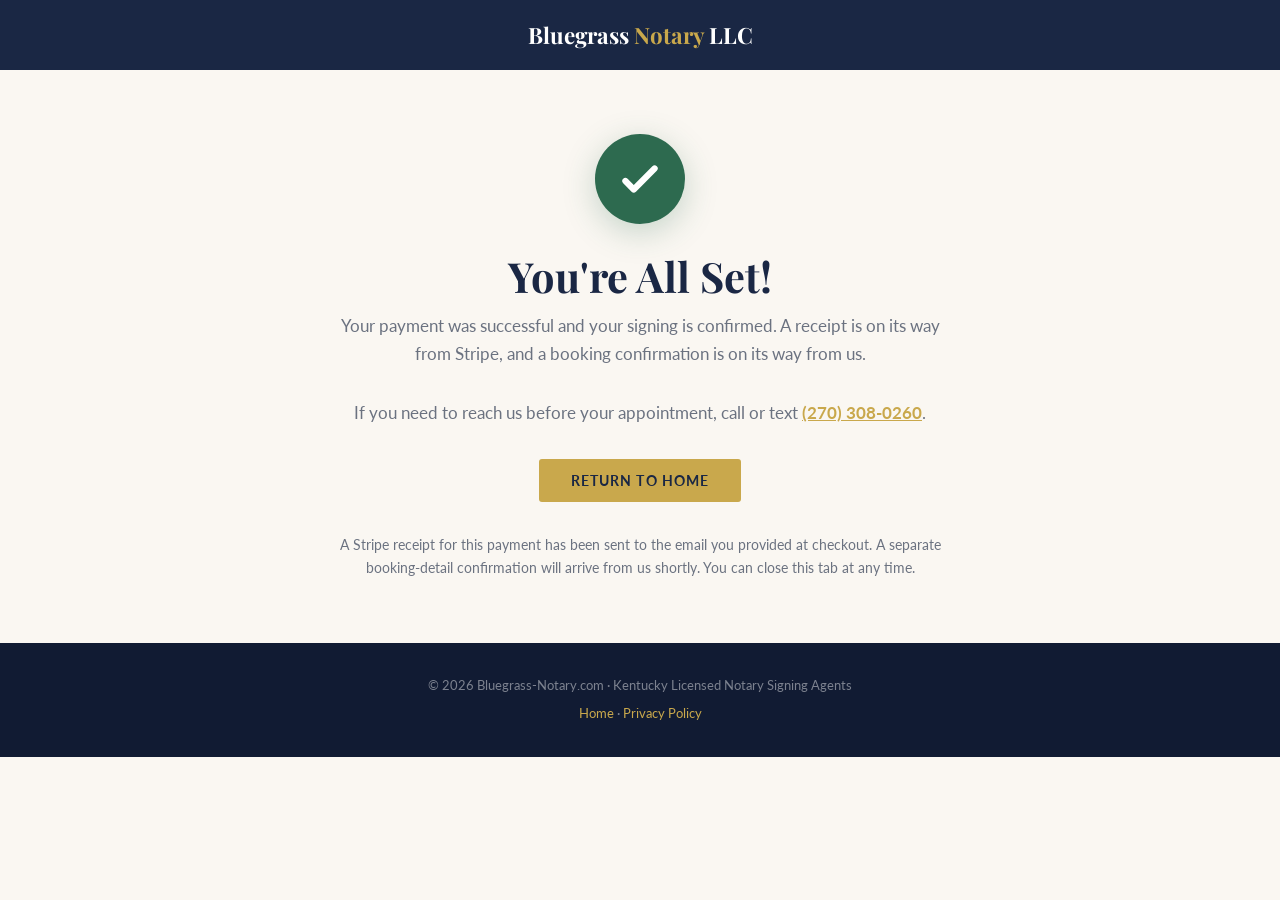
<file: success.html>
<!DOCTYPE html>
<html lang="en">
<head>
<meta charset="UTF-8"/>
<meta name="viewport" content="width=device-width, initial-scale=1.0"/>
<title>You're All Set! | Bluegrass Notary LLC</title>
<meta name="description" content="Your notary signing is confirmed."/>
<meta name="robots" content="noindex,nofollow"/>
<link href="https://fonts.googleapis.com/css2?family=Playfair+Display:wght@400;600;700&family=Lato:wght@300;400;700&display=swap" rel="stylesheet"/>
<link rel="stylesheet" href="styles.css"/>
<style>
.s-wrap{max-width:680px;margin:0 auto;padding:4rem 2rem;text-align:center;}
.s-check{width:90px;height:90px;background:var(--green);border-radius:50%;display:flex;align-items:center;justify-content:center;margin:0 auto 1.75rem;box-shadow:0 8px 32px rgba(45,106,79,.25);}
.s-check svg{width:50px;height:50px;color:#fff;}
.s-wrap h1{font-family:'Playfair Display',serif;color:var(--navy);font-size:clamp(1.8rem,3.4vw,2.6rem);font-weight:700;margin-bottom:.75rem;line-height:1.15;}
.s-wrap .sub{color:var(--gray);font-size:1.05rem;line-height:1.65;margin-bottom:2rem;}
.s-card{background:#fff;border:1px solid var(--lg);border-radius:8px;padding:1.5rem;margin:1.5rem auto;text-align:left;max-width:480px;box-shadow:0 2px 12px rgba(26,39,68,.06);}
.s-card h3{font-family:'Playfair Display',serif;color:var(--navy);font-size:1.05rem;margin-bottom:.85rem;border-bottom:2px solid var(--gold);padding-bottom:.4rem;}
.s-row{display:flex;justify-content:space-between;padding:.4rem 0;font-size:.9rem;color:var(--navy);border-bottom:1px solid var(--lg);}
.s-row:last-child{border-bottom:none;}
.s-row span:first-child{color:var(--gray);font-weight:400;}
.s-row span:last-child{font-weight:700;font-family:'Playfair Display',serif;}
.s-actions{margin-top:2rem;display:flex;gap:1rem;justify-content:center;flex-wrap:wrap;}
.s-actions .btn{padding:.85rem 2rem;}
.s-fineprint{color:var(--gray);font-size:.85rem;margin-top:2rem;line-height:1.65;}
</style>
</head>
<body>

<header style="background:var(--navy);padding:1.25rem 2rem;text-align:center;">
  <a href="index.html" style="font-family:'Playfair Display',serif;color:#fff;font-size:1.4rem;font-weight:700;text-decoration:none;">Bluegrass <span style="color:var(--gold);">Notary</span> LLC</a>
</header>

<main class="s-wrap">
  <div class="s-check">
    <svg fill="none" viewBox="0 0 24 24" stroke="currentColor" stroke-width="3"><path stroke-linecap="round" stroke-linejoin="round" d="M5 13l4 4L19 7"/></svg>
  </div>

  <h1>You're All Set!</h1>
  <p class="sub">Your payment was successful and your signing is confirmed. A receipt is on its way from Stripe, and a booking confirmation is on its way from us.</p>

  <div class="s-card" id="receiptCard" style="display:none;">
    <h3>Payment Receipt</h3>
    <div class="s-row"><span>Amount paid</span><span id="rAmount">—</span></div>
    <div class="s-row"><span>Receipt email</span><span id="rEmail">—</span></div>
    <div class="s-row"><span>Confirmation #</span><span id="rConf">—</span></div>
  </div>

  <p class="sub">If you need to reach us before your appointment, call or text <a href="tel:2703080260" style="color:var(--gold);font-weight:700;">(270) 308-0260</a>.</p>

  <div class="s-actions">
    <a href="index.html" class="btn btn-gold">Return to Home</a>
  </div>

  <p class="s-fineprint">A Stripe receipt for this payment has been sent to the email you provided at checkout. A separate booking-detail confirmation will arrive from us shortly. You can close this tab at any time.</p>
</main>

<footer>
  <p>&copy; 2026 Bluegrass-Notary.com &middot; Kentucky Licensed Notary Signing Agents</p>
  <p style="margin-top:.4rem"><a href="index.html">Home</a> &middot; <a href="privacy.html">Privacy Policy</a></p>
</footer>

<script>
// If we have a session_id in the URL, show a short reference card so the customer
// has confirmation of their payment. We don't call Stripe (would need a secret key) —
// just display the session ID shorthand as a reference number.
(function(){
  var params = new URLSearchParams(location.search);
  var sid = params.get('session_id');
  if (sid) {
    var shortConf = sid.slice(-12).toUpperCase();
    document.getElementById('rConf').textContent = shortConf;
    document.getElementById('receiptCard').style.display = 'block';
    // Amount and email get filled in only if we had access — leave em-dash for now.
    document.getElementById('rAmount').textContent = 'See Stripe receipt';
    document.getElementById('rEmail').textContent = 'Check your inbox';
  }
})();
</script>

</body>
</html>
</file>
<file: styles.css>
*,*::before,*::after{box-sizing:border-box;margin:0;padding:0;}
:root{--navy:#1a2744;--gold:#c9a84c;--gold-light:#e8c97a;--cream:#faf7f2;--white:#fff;--gray:#6b7280;--lg:#f3f0eb;--green:#2d6a4f;}
html{scroll-behavior:smooth;}
.visually-hidden{position:absolute;width:1px;height:1px;padding:0;margin:-1px;overflow:hidden;clip:rect(0,0,0,0);white-space:nowrap;border:0;}
body{font-family:'Lato',sans-serif;background:var(--cream);color:var(--navy);overflow-x:hidden;}
header{background:var(--navy);position:relative;overflow:hidden;}
.hp{position:absolute;inset:0;background:radial-gradient(circle at 20% 50%,rgba(201,168,76,.12) 0%,transparent 60%),radial-gradient(circle at 80% 20%,rgba(201,168,76,.08) 0%,transparent 50%);pointer-events:none;}
.hb{position:absolute;bottom:0;left:0;right:0;height:4px;background:linear-gradient(90deg,transparent,var(--gold),transparent);}
nav{display:flex;justify-content:space-between;align-items:center;padding:1.25rem 2rem;border-bottom:1px solid rgba(201,168,76,.2);}
.logo{font-family:'Playfair Display',serif;color:#fff;font-size:1.4rem;font-weight:700;}
.logo span{color:var(--gold);}
.nav-links a{color:rgba(255,255,255,.75);text-decoration:none;font-size:.85rem;letter-spacing:.08em;text-transform:uppercase;font-weight:700;transition:color .2s;margin-left:2rem;}
.nav-links a:hover{color:var(--gold);}
.top-cta{display:flex;flex-direction:row;justify-content:center;align-items:center;gap:1rem;padding:1.25rem 2rem;position:relative;z-index:1;}
.top-cta .btn{min-height:44px;display:inline-flex;align-items:center;justify-content:center;}
.hero{text-align:center;padding:3rem 2rem 5rem;position:relative;z-index:1;}
.hero-logo-wrap{display:flex;justify-content:center;align-items:center;margin-bottom:2rem;}
.hero-logo-img{width:min(50vw,420px);height:auto;max-height:50vh;object-fit:contain;filter:drop-shadow(0 8px 32px rgba(0,0,0,.45));}
.badge{display:inline-block;border:1px solid var(--gold);color:var(--gold);font-size:.7rem;letter-spacing:.2em;text-transform:uppercase;padding:.35rem 1rem;border-radius:2px;margin-bottom:1.5rem;font-weight:700;}
/* Hero RON announcement — first thing a visitor sees; opens the RON detail modal. */
.ron-banner{display:inline-flex;align-items:center;gap:.65rem;margin:0 auto 1.75rem;padding:.65rem 1.5rem;background:rgba(201,168,76,.12);border:1px solid var(--gold);border-radius:999px;color:var(--gold-light);font-family:'Lato',sans-serif;font-size:.78rem;font-weight:700;letter-spacing:.16em;text-transform:uppercase;cursor:pointer;transition:background .2s,transform .2s;animation:fadeUp .5s ease both;}
.ron-banner:hover{background:rgba(201,168,76,.22);transform:translateY(-1px);}
.ron-banner .dot{width:9px;height:9px;border-radius:50%;background:#4ade80;flex-shrink:0;animation:ronPulse 2s infinite;}
.ron-banner .arrow{font-size:.95rem;letter-spacing:0;}
@keyframes ronPulse{0%{box-shadow:0 0 0 0 rgba(74,222,128,.6);}70%{box-shadow:0 0 0 9px rgba(74,222,128,0);}100%{box-shadow:0 0 0 0 rgba(74,222,128,0);}}
@media(max-width:600px){.ron-banner{font-size:.66rem;letter-spacing:.1em;padding:.6rem 1.05rem;gap:.5rem;}}
@media(prefers-reduced-motion:reduce){.ron-banner,.ron-banner .dot{animation:none;}}
.hero h1{font-family:'Playfair Display',serif;color:#fff;font-size:clamp(2.4rem,5vw,4rem);line-height:1.15;font-weight:700;margin-bottom:1.25rem;}
.hero h1 em{color:var(--gold);font-style:normal;}
.hero p{color:rgba(255,255,255,.65);font-size:1.05rem;max-width:520px;margin:0 auto 2.5rem;line-height:1.7;font-weight:300;}
.hero-cta{display:inline-flex;gap:1rem;flex-wrap:wrap;justify-content:center;}
.hero-grid{display:grid;grid-template-columns:1fr 1fr;gap:2.5rem;max-width:1100px;margin:0 auto;align-items:center;}
.hero-text{display:flex;flex-direction:column;align-items:center;text-align:center;}
.hero-map{display:flex;justify-content:center;align-items:center;}
.hero-map img{width:100%;max-width:560px;height:auto;display:block;filter:drop-shadow(0 8px 24px rgba(0,0,0,.35));}
.btn{display:inline-block;padding:.85rem 2rem;border-radius:3px;font-size:.85rem;font-weight:700;letter-spacing:.08em;text-transform:uppercase;text-decoration:none;transition:all .25s;cursor:pointer;border:none;font-family:'Lato',sans-serif;}
.btn-gold{background:var(--gold);color:var(--navy);}
.btn-gold:hover{background:var(--gold-light);transform:translateY(-2px);box-shadow:0 8px 24px rgba(201,168,76,.35);}
.btn-outline{background:transparent;color:#fff;border:1px solid rgba(255,255,255,.4);}
.btn-outline:hover{border-color:var(--gold);color:var(--gold);}
.btn-navy{background:var(--navy);color:#fff;}
.btn-navy:hover{background:#253660;}
.trust-bar{background:var(--gold);padding:.9rem 2rem;display:flex;justify-content:center;gap:3rem;flex-wrap:wrap;}
.ti{display:flex;align-items:center;gap:.5rem;font-size:.8rem;font-weight:700;letter-spacing:.06em;text-transform:uppercase;color:var(--navy);}
.ti svg{width:16px;height:16px;flex-shrink:0;}
section{padding:5rem 2rem;}
.sl{font-size:.7rem;font-weight:700;letter-spacing:.2em;text-transform:uppercase;color:var(--gold);margin-bottom:.75rem;}
.st{font-family:'Playfair Display',serif;font-size:clamp(1.8rem,3vw,2.6rem);font-weight:700;color:var(--navy);margin-bottom:1rem;line-height:1.2;}
.ss{color:var(--gray);font-size:1rem;line-height:1.7;max-width:560px;font-weight:300;}
.container{max-width:1100px;margin:0 auto;}
.tc{text-align:center;}.tc .ss{margin:0 auto;}
.mob-banner{background:var(--navy);padding:3rem 2rem;border-bottom:4px solid var(--gold);}
.mob-inner{max-width:900px;margin:0 auto;display:grid;grid-template-columns:1fr 1fr;gap:3rem;align-items:center;}
.mob-inner img{width:100%;display:block;border-radius:10px;border:3px solid var(--gold);}
#about{background:#fff;}
.ag{display:grid;grid-template-columns:1fr 1fr;gap:5rem;align-items:center;}
.af{display:flex;flex-direction:column;gap:1rem;margin-top:2rem;}
.fi{display:flex;align-items:flex-start;gap:1rem;}
.fic{width:36px;height:36px;background:var(--navy);border-radius:50%;display:flex;align-items:center;justify-content:center;flex-shrink:0;}
.fic svg{width:16px;height:16px;color:var(--gold);}
.ft strong{display:block;font-size:.9rem;font-weight:700;color:var(--navy);margin-bottom:.2rem;}
.ft span{font-size:.85rem;color:var(--gray);line-height:1.5;}
.ac{background:var(--navy);border-radius:8px;padding:3rem;position:relative;overflow:hidden;}
.ac::after{content:'';position:absolute;bottom:0;left:0;right:0;height:3px;background:linear-gradient(90deg,var(--gold),transparent);}
.sg{display:grid;grid-template-columns:1fr 1fr;gap:2rem;position:relative;z-index:1;}
.si{text-align:center;padding:1.5rem 1rem;background:rgba(255,255,255,.05);border-radius:6px;border:1px solid rgba(201,168,76,.15);}
.sn{font-family:'Playfair Display',serif;font-size:2.2rem;color:var(--gold);font-weight:700;display:block;line-height:1;margin-bottom:.4rem;}
.sl2{font-size:.75rem;color:rgba(255,255,255,.6);letter-spacing:.08em;text-transform:uppercase;font-weight:700;}
#documents{background:var(--cream);}
.dg{display:grid;grid-template-columns:1fr 1fr;gap:2.5rem;margin-top:3rem;}
.dc{background:#fff;border-radius:8px;overflow:hidden;box-shadow:0 2px 16px rgba(26,39,68,.07);}
.dch{background:var(--navy);padding:1.25rem 1.75rem;display:flex;align-items:center;gap:.75rem;}
.dch svg{width:20px;height:20px;color:var(--gold);flex-shrink:0;}
.dch h3{font-family:'Playfair Display',serif;color:#fff;font-size:1.1rem;font-weight:600;}
.dl{padding:1.5rem 1.75rem;display:flex;flex-direction:column;gap:.5rem;}
.di{display:flex;align-items:flex-start;gap:.6rem;font-size:.88rem;color:var(--navy);line-height:1.4;}
.di::before{content:'';width:6px;height:6px;background:var(--gold);border-radius:50%;flex-shrink:0;margin-top:.35rem;}
.exc{background:var(--navy);border-radius:8px;padding:2rem 1.75rem;margin-top:1.5rem;}
.exc h3{font-family:'Playfair Display',serif;color:var(--gold);font-size:1.1rem;margin-bottom:1rem;}
.exg{display:grid;grid-template-columns:1fr 1fr;gap:.75rem;}
.exi{background:rgba(255,255,255,.05);border:1px solid rgba(201,168,76,.15);border-radius:6px;padding:.85rem 1rem;}
.exi strong{display:block;font-size:.78rem;color:var(--gold);text-transform:uppercase;letter-spacing:.06em;margin-bottom:.3rem;}
.exi p{font-size:.82rem;color:rgba(255,255,255,.7);line-height:1.5;}
.ky-link{display:inline-flex;align-items:center;gap:.5rem;margin-top:1.25rem;padding:.75rem 1.25rem;background:rgba(201,168,76,.1);border:1px solid var(--gold);border-radius:6px;color:var(--gold);text-decoration:none;font-size:.85rem;font-weight:700;transition:all .2s;}
.ky-link:hover{background:rgba(201,168,76,.2);}
#agents{background:#fff;}
.agents-hdr{text-align:center;margin-bottom:3.5rem;}
.agents-hdr .ss{margin:0 auto;}
.agents-grid{display:grid;grid-template-columns:repeat(auto-fit,minmax(320px,1fr));gap:2.5rem;}
.ap{background:var(--cream);border-radius:10px;overflow:hidden;box-shadow:0 2px 20px rgba(26,39,68,.08);}
.aph{background:var(--navy);padding:2.5rem 2rem 2rem;text-align:center;position:relative;overflow:hidden;}
.aph::before{content:'';position:absolute;inset:0;background:radial-gradient(circle at 50% 0%,rgba(201,168,76,.12),transparent 70%);}
.aph::after{content:'';position:absolute;bottom:0;left:0;right:0;height:3px;background:linear-gradient(90deg,transparent,var(--gold),transparent);}
.ava{width:90px;height:90px;background:rgba(201,168,76,.15);border:3px solid var(--gold);border-radius:50%;display:flex;align-items:center;justify-content:center;margin:0 auto 1.25rem;font-family:'Playfair Display',serif;color:var(--gold);font-size:2.2rem;font-weight:700;position:relative;z-index:1;overflow:hidden;}
.ava img{width:100%;height:100%;object-fit:cover;border-radius:50%;}
.apn{font-family:'Playfair Display',serif;color:#fff;font-size:1.5rem;font-weight:700;margin-bottom:.3rem;position:relative;z-index:1;}
.apt{color:var(--gold);font-size:.75rem;letter-spacing:.15em;text-transform:uppercase;font-weight:700;position:relative;z-index:1;}
.apb{padding:2rem;}
.abio{color:var(--gray);font-size:.92rem;line-height:1.75;font-weight:300;margin-bottom:1.5rem;}
.aci{display:flex;flex-direction:column;gap:.6rem;margin-bottom:1rem;padding:1.25rem;background:#fff;border-radius:6px;border-left:3px solid var(--gold);}
.acr{display:flex;align-items:center;gap:.6rem;font-size:.88rem;}
.acr svg{width:15px;height:15px;color:var(--gold);flex-shrink:0;}
.acr a{color:var(--navy);text-decoration:none;font-weight:700;}
.acr a:hover{color:var(--gold);}
.tog{width:100%;background:var(--navy);color:#fff;border:none;border-radius:4px;padding:.75rem 1.25rem;font-family:'Lato',sans-serif;font-size:.82rem;font-weight:700;letter-spacing:.08em;text-transform:uppercase;cursor:pointer;display:flex;align-items:center;justify-content:center;gap:.5rem;transition:background .2s;margin-bottom:.75rem;}
.tog:hover{background:#253660;}
.tog.green{background:var(--green);}
.tog.green:hover{background:#235a42;}
.tog svg.ch{width:15px;height:15px;transition:transform .3s;flex-shrink:0;}
.tog.open svg.ch{transform:rotate(180deg);}
.wrap{max-height:0;overflow:hidden;transition:max-height .5s ease;}
.wrap.open{max-height:3000px;}
.fee-sec{margin-bottom:1rem;}
.fee-hd{font-size:.72rem;font-weight:700;letter-spacing:.12em;text-transform:uppercase;color:var(--gold);margin-bottom:.5rem;padding-bottom:.35rem;border-bottom:1px solid var(--lg);}
.fee-row{display:flex;justify-content:space-between;align-items:baseline;padding:.4rem 0;border-bottom:1px solid var(--lg);gap:.5rem;font-size:.85rem;color:var(--navy);}
.fee-row:last-child{border-bottom:none;}
.fp{color:var(--gold);font-weight:700;white-space:nowrap;font-family:'Playfair Display',serif;font-size:.9rem;}
.pol-note{background:rgba(201,168,76,.08);border:1px solid rgba(201,168,76,.2);border-radius:6px;padding:1rem;margin-top:.5rem;font-size:.78rem;color:var(--gray);line-height:1.6;}
/* ===== RON info modal ===== */
.ron-sec{margin-bottom:1.5rem;}
.ron-hd{font-family:'Playfair Display',serif;font-size:1.02rem;font-weight:700;margin-bottom:.5rem;padding-bottom:.45rem;border-bottom:2px solid var(--lg);}
.ron-hd.ok{color:var(--green);}
.ron-hd.no{color:#dc3545;}
.ron-cat{font-size:.68rem;font-weight:700;letter-spacing:.12em;text-transform:uppercase;color:var(--gold);margin:.85rem 0 .3rem;}
.ron-grid{list-style:none;padding:0;margin:0;display:grid;grid-template-columns:1fr 1fr;gap:0 1rem;}
.ron-grid.one-col{grid-template-columns:1fr;}
.ron-li{position:relative;padding:.28rem 0 .28rem 1.35rem;font-size:.84rem;color:var(--navy);line-height:1.45;}
.ron-li:before{position:absolute;left:0;top:.28rem;font-weight:700;}
.ron-li.ok:before{content:'\2713';color:var(--green);}
.ron-li.no:before{content:'\2715';color:#dc3545;}
.ron-grid.one-col .ron-li{border-bottom:1px solid var(--lg);}
.ron-grid.one-col .ron-li:last-child{border-bottom:none;}
@media(max-width:540px){.ron-grid{grid-template-columns:1fr;}}
.mform{display:flex;flex-direction:column;gap:.85rem;padding-top:1rem;}
.mform label.fl{display:block;font-size:.72rem;font-weight:700;letter-spacing:.1em;text-transform:uppercase;color:var(--gray);margin-bottom:.3rem;}
.mform input,.mform textarea,.mform select{width:100%;background:#fff;border:1px solid #ddd;border-radius:4px;padding:.7rem .9rem;color:var(--navy);font-family:'Lato',sans-serif;font-size:.88rem;outline:none;transition:border-color .2s;}
.mform input:focus,.mform textarea:focus,.mform select:focus{border-color:var(--gold);}
.mform textarea{height:80px;resize:vertical;}

/* ===== BOOKING MODAL ===== */
.overlay{display:none;position:fixed;inset:0;background:rgba(0,0,0,.65);z-index:9999;align-items:center;justify-content:center;padding:1rem;pointer-events:none;}
.overlay.active{display:flex;}
.modal{background:#fff;border-radius:12px;width:100%;max-width:680px;max-height:90vh;overflow-y:auto;position:relative;box-shadow:0 20px 60px rgba(0,0,0,.3);pointer-events:all;}
.mhdr{background:var(--navy);padding:1.5rem 2rem;border-radius:12px 12px 0 0;position:sticky;top:0;z-index:10;}
.mhdr h2{font-family:'Playfair Display',serif;color:#fff;font-size:1.3rem;margin-bottom:.2rem;}
.mhdr p{color:rgba(255,255,255,.6);font-size:.82rem;}
.mclose{position:absolute;top:1rem;right:1rem;background:none;border:none;color:rgba(255,255,255,.7);cursor:pointer;font-size:1.5rem;line-height:1;padding:.25rem;}
.mclose:hover{color:#fff;}
.mbody{padding:2rem;}
.step{display:none;}
.step.active{display:block;}
.step-title{font-family:'Playfair Display',serif;font-size:1.1rem;font-weight:700;color:var(--navy);margin-bottom:1.25rem;padding-bottom:.75rem;border-bottom:2px solid var(--lg);}
.step-title span{color:var(--gold);}
.prog{display:flex;gap:.4rem;margin-bottom:1.5rem;}
.pd{height:4px;flex:1;border-radius:2px;background:var(--lg);transition:background .3s;}
.pd.done{background:var(--gold);}
.bg{margin-bottom:1.1rem;}
.bl{display:block;font-size:.75rem;font-weight:700;letter-spacing:.1em;text-transform:uppercase;color:var(--gray);margin-bottom:.4rem;}
.bi,.bsel,.bta{width:100%;background:var(--cream);border:1px solid #ddd;border-radius:4px;padding:.75rem 1rem;color:var(--navy);font-family:'Lato',sans-serif;font-size:.9rem;outline:none;transition:border-color .2s;}
.bi:focus,.bsel:focus,.bta:focus{border-color:var(--gold);}
.bta{height:100px;resize:vertical;}
.bsel option{background:#fff;}
.snav{display:flex;gap:1rem;margin-top:1.5rem;}
.snav .btn{flex:1;text-align:center;}
/* Radio option rows */
.ro{display:flex;align-items:center;gap:.75rem;padding:.85rem 1rem;border:1px solid #ddd;border-radius:6px;cursor:pointer;transition:all .2s;margin-bottom:.5rem;background:#fff;}
.ro:hover,.ro.sel{border-color:var(--gold);background:rgba(201,168,76,.08);}
.ro-dot{width:16px;height:16px;border:2px solid #ddd;border-radius:50%;flex-shrink:0;transition:all .2s;}
.ro.sel .ro-dot{border-color:var(--gold);background:var(--gold);}
.ro-label{font-size:.9rem;font-weight:700;color:var(--navy);}
.ro-sub{font-size:.78rem;color:var(--gray);display:block;}
.ro-price{margin-left:auto;color:var(--gold);font-weight:700;font-family:'Playfair Display',serif;white-space:nowrap;}
/* Checkbox option rows */
.co{display:flex;align-items:flex-start;gap:.75rem;padding:.85rem 1rem;border:1px solid #ddd;border-radius:6px;cursor:pointer;transition:all .2s;margin-bottom:.6rem;background:#fff;}
.co:hover,.co.sel{border-color:var(--gold);background:rgba(201,168,76,.08);}
.co input[type=checkbox]{width:16px;height:16px;accent-color:var(--gold);flex-shrink:0;margin-top:2px;cursor:pointer;}
.co-label{font-size:.9rem;font-weight:700;color:var(--navy);}
.co-sub{font-size:.78rem;color:var(--gray);display:block;}
.co-price{margin-left:auto;color:var(--gold);font-weight:700;font-family:'Playfair Display',serif;white-space:nowrap;}
/* Signer grid */
.signer-grid{display:grid;grid-template-columns:repeat(3,1fr);gap:.6rem;}
.signer-btn{padding:.75rem .5rem;border:2px solid #ddd;border-radius:6px;cursor:pointer;text-align:center;transition:all .2s;background:#fff;}
.signer-btn:hover,.signer-btn.sel{border-color:var(--gold);background:rgba(201,168,76,.1);}
.signer-num{font-family:'Playfair Display',serif;font-size:1.4rem;color:var(--navy);font-weight:700;display:block;}
.signer-lbl{font-size:.72rem;color:var(--gray);display:block;margin-top:.15rem;}
.signer-fee{font-size:.75rem;color:var(--gold);font-weight:700;display:block;}
/* Alert */
.ah-alert{background:rgba(255,165,0,.1);border:1px solid orange;border-radius:6px;padding:.75rem 1rem;font-size:.85rem;color:#7a4500;margin-bottom:1rem;}
.ah-alert strong{display:block;margin-bottom:.2rem;}
/* Invoice */
.invoice{background:#fff;border:2px solid var(--navy);border-radius:8px;padding:1.5rem;margin-bottom:1.25rem;}
.inv-header{display:flex;justify-content:space-between;align-items:flex-start;margin-bottom:1rem;padding-bottom:1rem;border-bottom:2px solid var(--lg);}
.inv-logo{font-family:'Playfair Display',serif;font-size:1.2rem;font-weight:700;color:var(--navy);}
.inv-logo span{color:var(--gold);}
.inv-title{font-size:.75rem;color:var(--gray);text-align:right;}
.inv-row{display:flex;justify-content:space-between;padding:.4rem 0;border-bottom:1px solid var(--lg);font-size:.88rem;color:var(--navy);}
.inv-row:last-child{border-bottom:none;}
.inv-total{display:flex;justify-content:space-between;padding:.75rem 0 0;font-size:1rem;font-weight:700;color:var(--navy);margin-top:.5rem;border-top:2px solid var(--navy);}
.inv-total span:last-child{color:var(--gold);font-family:'Playfair Display',serif;font-size:1.2rem;}
/* Policy box */
.polbox{background:var(--cream);border:1px solid #ddd;border-radius:6px;padding:1.25rem;max-height:220px;overflow-y:auto;font-size:.82rem;color:var(--gray);line-height:1.7;margin-bottom:1rem;}
.polbox h4{color:var(--navy);font-size:.85rem;font-weight:700;margin:.75rem 0 .25rem;}
.polbox h4:first-child{margin-top:0;}
.agrchk{display:flex;align-items:flex-start;gap:.75rem;padding:.85rem 1rem;border:2px solid var(--gold);border-radius:6px;background:rgba(201,168,76,.06);}
.agrchk input{width:18px;height:18px;accent-color:var(--gold);flex-shrink:0;margin-top:1px;cursor:pointer;}
.agrchk label{font-size:.88rem;font-weight:700;color:var(--navy);cursor:pointer;line-height:1.5;}
/* Payment */
#card-element{background:var(--cream);border:1px solid #ddd;border-radius:4px;padding:.85rem 1rem;margin-top:.4rem;}
#card-errors{color:#e53e3e;font-size:.82rem;margin-top:.5rem;}
.pay-note{font-size:.78rem;color:var(--gray);text-align:center;margin-top:.75rem;}
.promo-wrap{margin-top:.75rem;}
.promo-toggle{background:none;border:none;color:var(--gray);font-size:.8rem;cursor:pointer;text-decoration:underline;padding:0;font-family:'Lato',sans-serif;}
.promo-field{display:none;margin-top:.5rem;}
.promo-field input{width:100%;background:var(--cream);border:1px solid #ddd;border-radius:4px;padding:.65rem .9rem;color:var(--navy);font-family:'Lato',sans-serif;font-size:.88rem;outline:none;}
.promo-field input:focus{border-color:var(--gold);}
.promo-msg{font-size:.8rem;margin-top:.35rem;min-height:1rem;}
/* Calendly */
.calendly-inline-widget{min-width:280px;height:630px;border-radius:8px;overflow:hidden;margin-top:1rem;}
/* Success */
.success-wrap{text-align:center;padding:2rem;}
.success-ck{width:64px;height:64px;background:var(--green);border-radius:50%;display:flex;align-items:center;justify-content:center;margin:0 auto 1.25rem;}
.success-ck svg{width:32px;height:32px;color:#fff;}
.success-wrap h3{font-family:'Playfair Display',serif;font-size:1.5rem;color:var(--navy);margin-bottom:.75rem;}
.success-wrap p{color:var(--gray);font-size:.92rem;line-height:1.7;}
/* Other page styles */
#contact{background:var(--cream);}
.cg{display:grid;grid-template-columns:1fr 1fr;gap:4rem;align-items:start;}
.cac{display:flex;align-items:center;gap:1.25rem;padding:1.25rem 1.5rem;background:#fff;border-radius:8px;border-left:3px solid var(--gold);text-decoration:none;transition:all .2s;margin-bottom:1rem;}
.cac:hover{background:var(--lg);transform:translateX(4px);}
.cav{width:48px;height:48px;background:var(--navy);border-radius:50%;display:flex;align-items:center;justify-content:center;flex-shrink:0;font-family:'Playfair Display',serif;color:var(--gold);font-size:1.2rem;font-weight:700;}
.can{font-weight:700;color:var(--navy);font-size:.95rem;margin-bottom:.2rem;}
.cap{color:var(--gold);font-size:1rem;font-weight:700;font-family:'Playfair Display',serif;}
.cal{font-size:.75rem;color:var(--gray);margin-top:.2rem;}
.sa{margin-top:2rem;padding:1.25rem 1.5rem;background:#fff;border-radius:8px;display:flex;align-items:flex-start;gap:.75rem;}
.sa svg{width:18px;height:18px;color:var(--gold);flex-shrink:0;margin-top:2px;}
.sa div strong{display:block;font-size:.8rem;color:var(--navy);font-weight:700;letter-spacing:.06em;text-transform:uppercase;margin-bottom:.25rem;}
.sa div p{font-size:.85rem;color:var(--gray);line-height:1.5;}
.cfw{background:var(--navy);border-radius:10px;padding:2.5rem;position:relative;overflow:hidden;}
.cfw::after{content:'';position:absolute;bottom:0;left:0;right:0;height:3px;background:linear-gradient(90deg,var(--gold),transparent);}
.cfw h3{font-family:'Playfair Display',serif;color:#fff;font-size:1.4rem;margin-bottom:.5rem;}
.cfw>p{color:rgba(255,255,255,.55);font-size:.85rem;margin-bottom:1.75rem;line-height:1.6;}
.cfw label{display:block;font-size:.75rem;font-weight:700;letter-spacing:.1em;text-transform:uppercase;color:rgba(255,255,255,.6);margin-bottom:.4rem;}
.cfw input,.cfw textarea,.cfw select{width:100%;background:rgba(255,255,255,.07);border:1px solid rgba(255,255,255,.12);border-radius:4px;padding:.75rem 1rem;color:#fff;font-family:'Lato',sans-serif;font-size:.9rem;outline:none;transition:border-color .2s;margin-bottom:1.25rem;}
.cfw input::placeholder,.cfw textarea::placeholder{color:rgba(255,255,255,.3);}
.cfw input:focus,.cfw textarea:focus,.cfw select:focus{border-color:var(--gold);}
.cfw select option{background:var(--navy);color:#fff;}
.cfw textarea{height:110px;resize:vertical;}
footer{background:#111b33;color:rgba(255,255,255,.45);text-align:center;padding:2rem;font-size:.8rem;line-height:1.7;}
footer a{color:var(--gold);text-decoration:none;}
.flogo{font-family:'Playfair Display',serif;color:#fff;font-size:1.2rem;margin-bottom:.5rem;}
.flogo span{color:var(--gold);}
@keyframes fadeUp{from{opacity:0;transform:translateY(24px);}to{opacity:1;transform:translateY(0);}}
.badge{animation:fadeUp .5s ease both;}
.hero h1{animation:fadeUp .5s ease .1s both;}
.hero p{animation:fadeUp .5s ease .2s both;}
.hero-cta{animation:fadeUp .5s ease .3s both;}
@media(max-width:768px){
  .ag,.cg,.dg,.mob-inner{grid-template-columns:1fr;gap:2rem;}
  .nav-links{display:none;}
  .sg{grid-template-columns:1fr 1fr;}
  .trust-bar{gap:1.5rem;}
  .agents-grid{grid-template-columns:1fr;}
  .exg{grid-template-columns:1fr;}
  .signer-grid{grid-template-columns:repeat(3,1fr);}
  .hero-grid{grid-template-columns:1fr;gap:0;}
  .hero-map{display:none;}
  .top-cta{display:flex;flex-direction:row;gap:10px;width:100%;justify-content:center;padding:1rem 1rem;}
  .top-cta .btn{flex:1;min-height:44px;min-width:0;padding:.75rem .5rem;font-size:.78rem;}
}

@keyframes heroLogoFade{
  from{opacity:0;transform:scale(.94);}
  to{opacity:1;transform:scale(1);}
}
</file>
